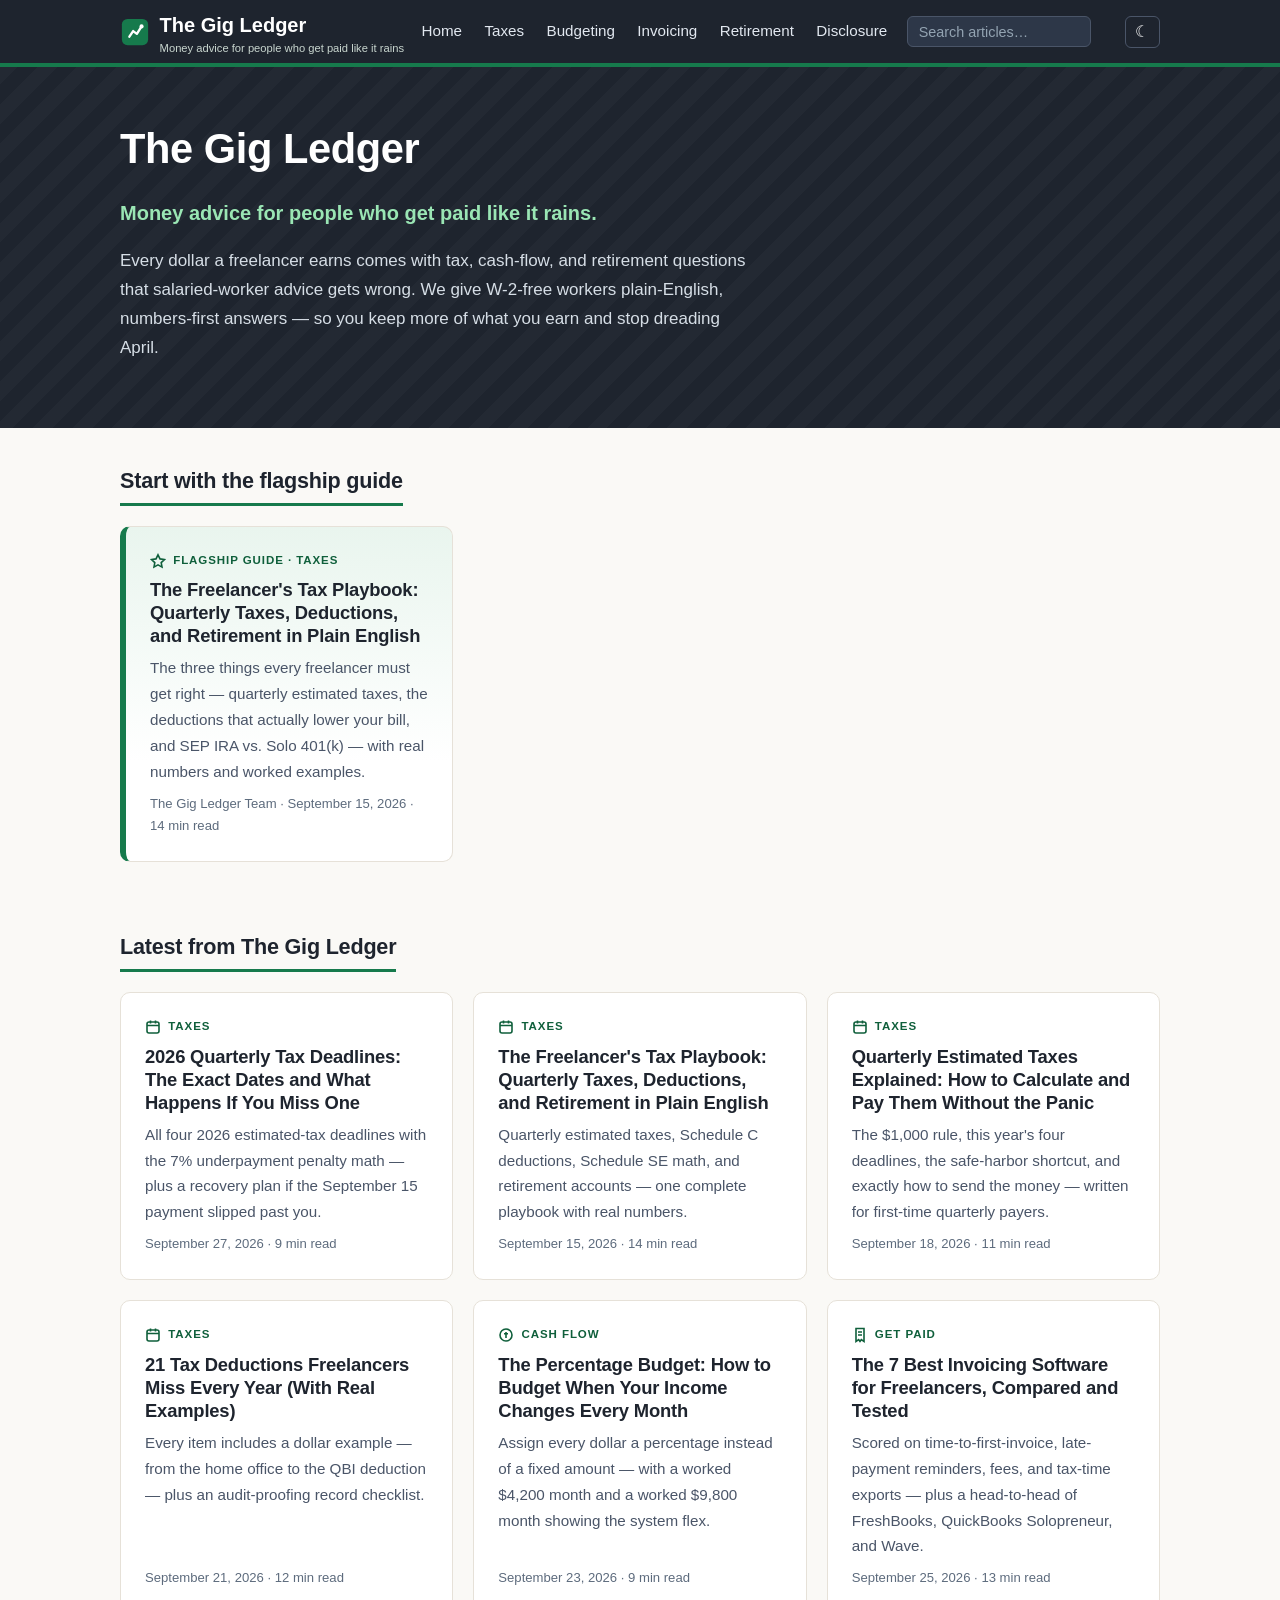
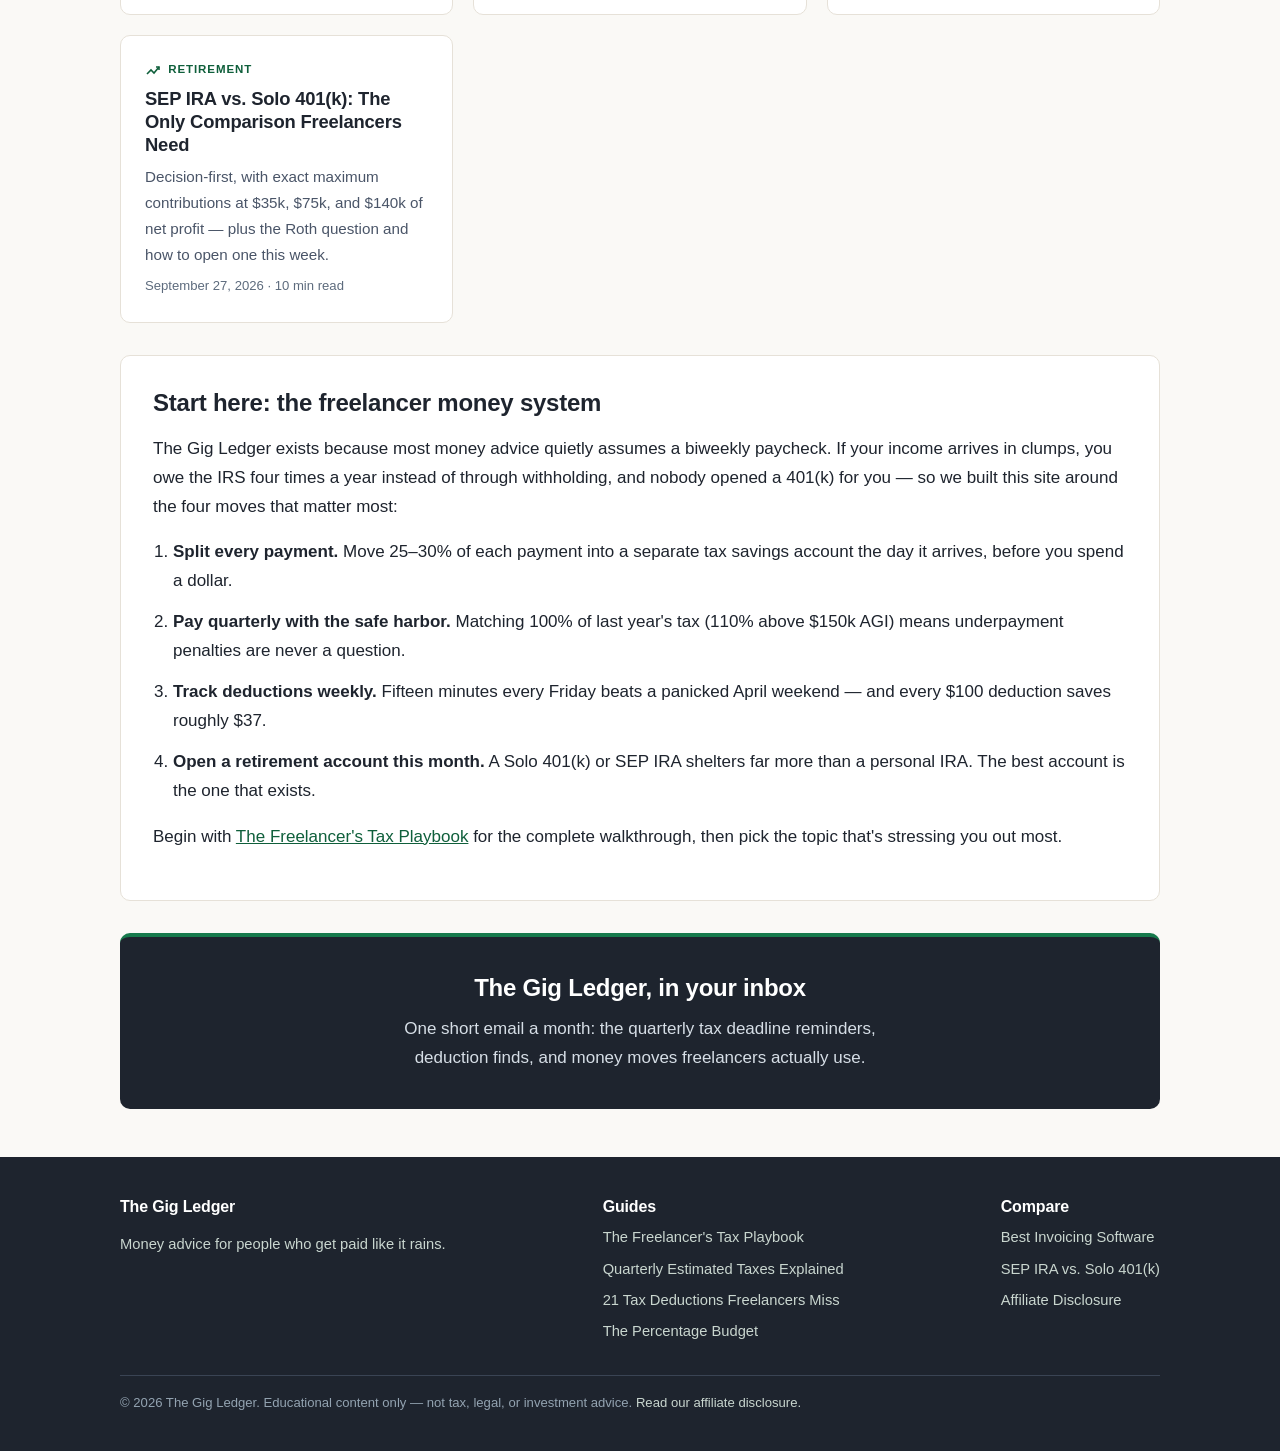
<file: index.html>
<!DOCTYPE html>
<html lang="en">
<head>
  <meta charset="UTF-8">
  <meta name="viewport" content="width=device-width, initial-scale=1.0">
  <!-- MEDIVAVINE/JOURNEY: paste ad network script here -->
  <title>The Gig Ledger — Money Advice for People Who Get Paid Like It Rains</title>
  <meta name="description" content="The Gig Ledger gives freelancers and gig workers numbers-first, plain-English answers on quarterly taxes, deductions, irregular-income budgeting, invoicing, and self-employed retirement.">
  <meta property="og:title" content="The Gig Ledger — Money Advice for People Who Get Paid Like It Rains">
  <meta property="og:description" content="Quarterly taxes, deductions, budgeting on irregular income, invoicing, and retirement — plain-English money advice for freelancers and gig workers.">
  <meta property="og:type" content="website">
  <meta property="og:url" content="https://freelancer-finance.pages.dev/">
  <link rel="stylesheet" href="styles.css">
<script>
/* Theme bootstrap: apply the saved theme (or prefers-color-scheme) before first paint. */
(function(){try{var t=localStorage.getItem('gigledger-theme');if(!t){t=window.matchMedia&&window.matchMedia('(prefers-color-scheme: dark)').matches?'dark':'light';}document.documentElement.setAttribute('data-theme',t);}catch(e){}})();
</script>
<script src="assets/site.js" defer></script>
</head>
<body>

<header class="site-header">
  <div class="wrap">
    <a class="brand" href="index.html" aria-label="The Gig Ledger home">
      <svg width="30" height="30" viewBox="0 0 32 32" role="img" aria-label="The Gig Ledger logo">
        <rect x="2" y="2" width="28" height="28" rx="6" fill="#167a4c"/>
        <path d="M10 21 L14 15 L18 18 L23 10" stroke="#fff" stroke-width="2.5" fill="none" stroke-linecap="round" stroke-linejoin="round"/>
        <circle cx="23" cy="10" r="2.2" fill="#fff"/>
      </svg>
      <span>The Gig Ledger
        <span class="brand-tag">Money advice for people who get paid like it rains</span>
      </span>
    </a>
    <nav class="site-nav" id="siteNav" aria-label="Primary">
      <ul>
        <li><a href="index.html">Home</a></li>
        <li><a href="articles/the-freelancers-tax-playbook.html">Taxes</a></li>
        <li><a href="articles/the-percentage-budget.html">Budgeting</a></li>
        <li><a href="articles/best-invoicing-software-for-freelancers.html">Invoicing</a></li>
        <li><a href="articles/sep-ira-vs-solo-401k.html">Retirement</a></li>
        <li><a href="disclosure.html">Disclosure</a></li>
      </ul>
      <form class="site-search" role="search" onsubmit="return false;">
        <label class="visually-hidden" for="siteSearch">Search articles</label>
        <input id="siteSearch" class="site-search-input" type="search" name="q" placeholder="Search articles…" autocomplete="off" aria-expanded="false" aria-controls="searchResults" role="combobox" aria-autocomplete="list">
        <div class="site-search-results" id="searchResults" role="listbox" hidden></div>
      </form>

    </nav>
    <div class="header-buttons">
      <button class="theme-toggle" id="themeToggle" type="button" aria-pressed="false" aria-label="Switch to dark mode"><span class="theme-icon" aria-hidden="true">☾</span></button>
      <button class="nav-toggle" id="navToggle" aria-expanded="false" aria-controls="siteNav" aria-label="Toggle navigation">☰</button>
    </div>
  </div>
</header>

<section class="hero">
  <div class="wrap">
    <h1>The Gig Ledger</h1>
    <p class="tagline">Money advice for people who get paid like it rains.</p>
    <p class="lede">Every dollar a freelancer earns comes with tax, cash-flow, and retirement questions that salaried-worker advice gets wrong. We give W-2-free workers plain-English, numbers-first answers — so you keep more of what you earn and stop dreading April.</p>
  </div>
</section>

<main class="wrap">

  <h2 class="section-title">Start with the flagship guide</h2>
  <div class="card-grid">
    <a class="card featured" href="articles/the-freelancers-tax-playbook.html">
      <span class="kicker"><svg viewBox="0 0 16 16" aria-hidden="true" fill="none" stroke="currentColor" stroke-width="1.6"><path d="M8 1.8l2 4.1 4.5.6-3.3 3.1.8 4.5L8 11.9l-4 2.2.8-4.5L1.5 6.5l4.5-.6z"/></svg>Flagship guide · Taxes</span>
      <h3>The Freelancer's Tax Playbook: Quarterly Taxes, Deductions, and Retirement in Plain English</h3>
      <p class="excerpt">The three things every freelancer must get right — quarterly estimated taxes, the deductions that actually lower your bill, and SEP IRA vs. Solo 401(k) — with real numbers and worked examples.</p>
      <span class="card-meta">The Gig Ledger Team · September 15, 2026 · 14 min read</span>
    </a>
  </div>

  <h2 class="section-title">Latest from The Gig Ledger</h2>
  <div class="card-grid">
    <a class="card" href="articles/2026-quarterly-tax-deadlines.html">
      <span class="kicker"><svg viewBox="0 0 16 16" aria-hidden="true" fill="none" stroke="currentColor" stroke-width="1.6"><rect x="2" y="3" width="12" height="11" rx="2"/><path d="M2 6.5h12M5.5 1.5v3M10.5 1.5v3"/></svg>Taxes</span>
      <h3>2026 Quarterly Tax Deadlines: The Exact Dates and What Happens If You Miss One</h3>
      <p class="excerpt">All four 2026 estimated-tax deadlines with the 7% underpayment penalty math — plus a recovery plan if the September 15 payment slipped past you.</p>
      <span class="card-meta">September 27, 2026 · 9 min read</span>
    </a>
    <a class="card" href="articles/the-freelancers-tax-playbook.html">
      <span class="kicker"><svg viewBox="0 0 16 16" aria-hidden="true" fill="none" stroke="currentColor" stroke-width="1.6"><rect x="2" y="3" width="12" height="11" rx="2"/><path d="M2 6.5h12M5.5 1.5v3M10.5 1.5v3"/></svg>Taxes</span>
      <h3>The Freelancer's Tax Playbook: Quarterly Taxes, Deductions, and Retirement in Plain English</h3>
      <p class="excerpt">Quarterly estimated taxes, Schedule C deductions, Schedule SE math, and retirement accounts — one complete playbook with real numbers.</p>
      <span class="card-meta">September 15, 2026 · 14 min read</span>
    </a>
    <a class="card" href="articles/quarterly-estimated-taxes-explained.html">
      <span class="kicker"><svg viewBox="0 0 16 16" aria-hidden="true" fill="none" stroke="currentColor" stroke-width="1.6"><rect x="2" y="3" width="12" height="11" rx="2"/><path d="M2 6.5h12M5.5 1.5v3M10.5 1.5v3"/></svg>Taxes</span>
      <h3>Quarterly Estimated Taxes Explained: How to Calculate and Pay Them Without the Panic</h3>
      <p class="excerpt">The $1,000 rule, this year's four deadlines, the safe-harbor shortcut, and exactly how to send the money — written for first-time quarterly payers.</p>
      <span class="card-meta">September 18, 2026 · 11 min read</span>
    </a>
    <a class="card" href="articles/21-tax-deductions-freelancers-miss.html">
      <span class="kicker"><svg viewBox="0 0 16 16" aria-hidden="true" fill="none" stroke="currentColor" stroke-width="1.6"><rect x="2" y="3" width="12" height="11" rx="2"/><path d="M2 6.5h12M5.5 1.5v3M10.5 1.5v3"/></svg>Taxes</span>
      <h3>21 Tax Deductions Freelancers Miss Every Year (With Real Examples)</h3>
      <p class="excerpt">Every item includes a dollar example — from the home office to the QBI deduction — plus an audit-proofing record checklist.</p>
      <span class="card-meta">September 21, 2026 · 12 min read</span>
    </a>
    <a class="card" href="articles/the-percentage-budget.html">
      <span class="kicker"><svg viewBox="0 0 16 16" aria-hidden="true" fill="none" stroke="currentColor" stroke-width="1.6"><circle cx="8" cy="8" r="6"/><path d="M8 5v6M6 6.7h4"/></svg>Cash flow</span>
      <h3>The Percentage Budget: How to Budget When Your Income Changes Every Month</h3>
      <p class="excerpt">Assign every dollar a percentage instead of a fixed amount — with a worked $4,200 month and a worked $9,800 month showing the system flex.</p>
      <span class="card-meta">September 23, 2026 · 9 min read</span>
    </a>
    <a class="card" href="articles/best-invoicing-software-for-freelancers.html">
      <span class="kicker"><svg viewBox="0 0 16 16" aria-hidden="true" fill="none" stroke="currentColor" stroke-width="1.6"><path d="M4 1.5h8v13l-2.7-1.8L8 14.5l-1.3-1.8L4 14.5z"/><path d="M6 5h4M6 8h4"/></svg>Get paid</span>
      <h3>The 7 Best Invoicing Software for Freelancers, Compared and Tested</h3>
      <p class="excerpt">Scored on time-to-first-invoice, late-payment reminders, fees, and tax-time exports — plus a head-to-head of FreshBooks, QuickBooks Solopreneur, and Wave.</p>
      <span class="card-meta">September 25, 2026 · 13 min read</span>
    </a>
    <a class="card" href="articles/sep-ira-vs-solo-401k.html">
      <span class="kicker"><svg viewBox="0 0 16 16" aria-hidden="true" fill="none" stroke="currentColor" stroke-width="1.6"><path d="M2 13l4-4 3 3 5-6"/><path d="M11 6h3v3"/></svg>Retirement</span>
      <h3>SEP IRA vs. Solo 401(k): The Only Comparison Freelancers Need</h3>
      <p class="excerpt">Decision-first, with exact maximum contributions at $35k, $75k, and $140k of net profit — plus the Roth question and how to open one this week.</p>
      <span class="card-meta">September 27, 2026 · 10 min read</span>
    </a>
  </div>

  <section class="start-here">
    <h2>Start here: the freelancer money system</h2>
    <p>The Gig Ledger exists because most money advice quietly assumes a biweekly paycheck. If your income arrives in clumps, you owe the IRS four times a year instead of through withholding, and nobody opened a 401(k) for you — so we built this site around the four moves that matter most:</p>
    <ol>
      <li><strong>Split every payment.</strong> Move 25–30% of each payment into a separate tax savings account the day it arrives, before you spend a dollar.</li>
      <li><strong>Pay quarterly with the safe harbor.</strong> Matching 100% of last year's tax (110% above $150k AGI) means underpayment penalties are never a question.</li>
      <li><strong>Track deductions weekly.</strong> Fifteen minutes every Friday beats a panicked April weekend — and every $100 deduction saves roughly $37.</li>
      <li><strong>Open a retirement account this month.</strong> A Solo 401(k) or SEP IRA shelters far more than a personal IRA. The best account is the one that exists.</li>
    </ol>
    <p>Begin with <a href="articles/the-freelancers-tax-playbook.html">The Freelancer's Tax Playbook</a> for the complete walkthrough, then pick the topic that's stressing you out most.</p>
  </section>

  <section class="newsletter-card" aria-label="Newsletter signup">
    <h2>The Gig Ledger, in your inbox</h2>
    <p>One short email a month: the quarterly tax deadline reminders, deduction finds, and money moves freelancers actually use.</p>
    <!-- NEWSLETTER: paste Beehiiv/Substack embed here -->
  </section>

</main>

<footer class="site-footer">
  <div class="wrap">
    <div>
      <h3>The Gig Ledger</h3>
      <p>Money advice for people who get paid like it rains.</p>
    </div>
    <div>
      <h3>Guides</h3>
      <ul>
        <li><a href="articles/the-freelancers-tax-playbook.html">The Freelancer's Tax Playbook</a></li>
        <li><a href="articles/quarterly-estimated-taxes-explained.html">Quarterly Estimated Taxes Explained</a></li>
        <li><a href="articles/21-tax-deductions-freelancers-miss.html">21 Tax Deductions Freelancers Miss</a></li>
        <li><a href="articles/the-percentage-budget.html">The Percentage Budget</a></li>
      </ul>
    </div>
    <div>
      <h3>Compare</h3>
      <ul>
        <li><a href="articles/best-invoicing-software-for-freelancers.html">Best Invoicing Software</a></li>
        <li><a href="articles/sep-ira-vs-solo-401k.html">SEP IRA vs. Solo 401(k)</a></li>
        <li><a href="disclosure.html">Affiliate Disclosure</a></li>
      </ul>
    </div>
  </div>
  <div class="wrap">
    <p class="footer-bottom">© 2026 The Gig Ledger. Educational content only — not tax, legal, or investment advice. <a href="disclosure.html">Read our affiliate disclosure.</a></p>
  </div>
</footer>

</body>
</html>
</file>
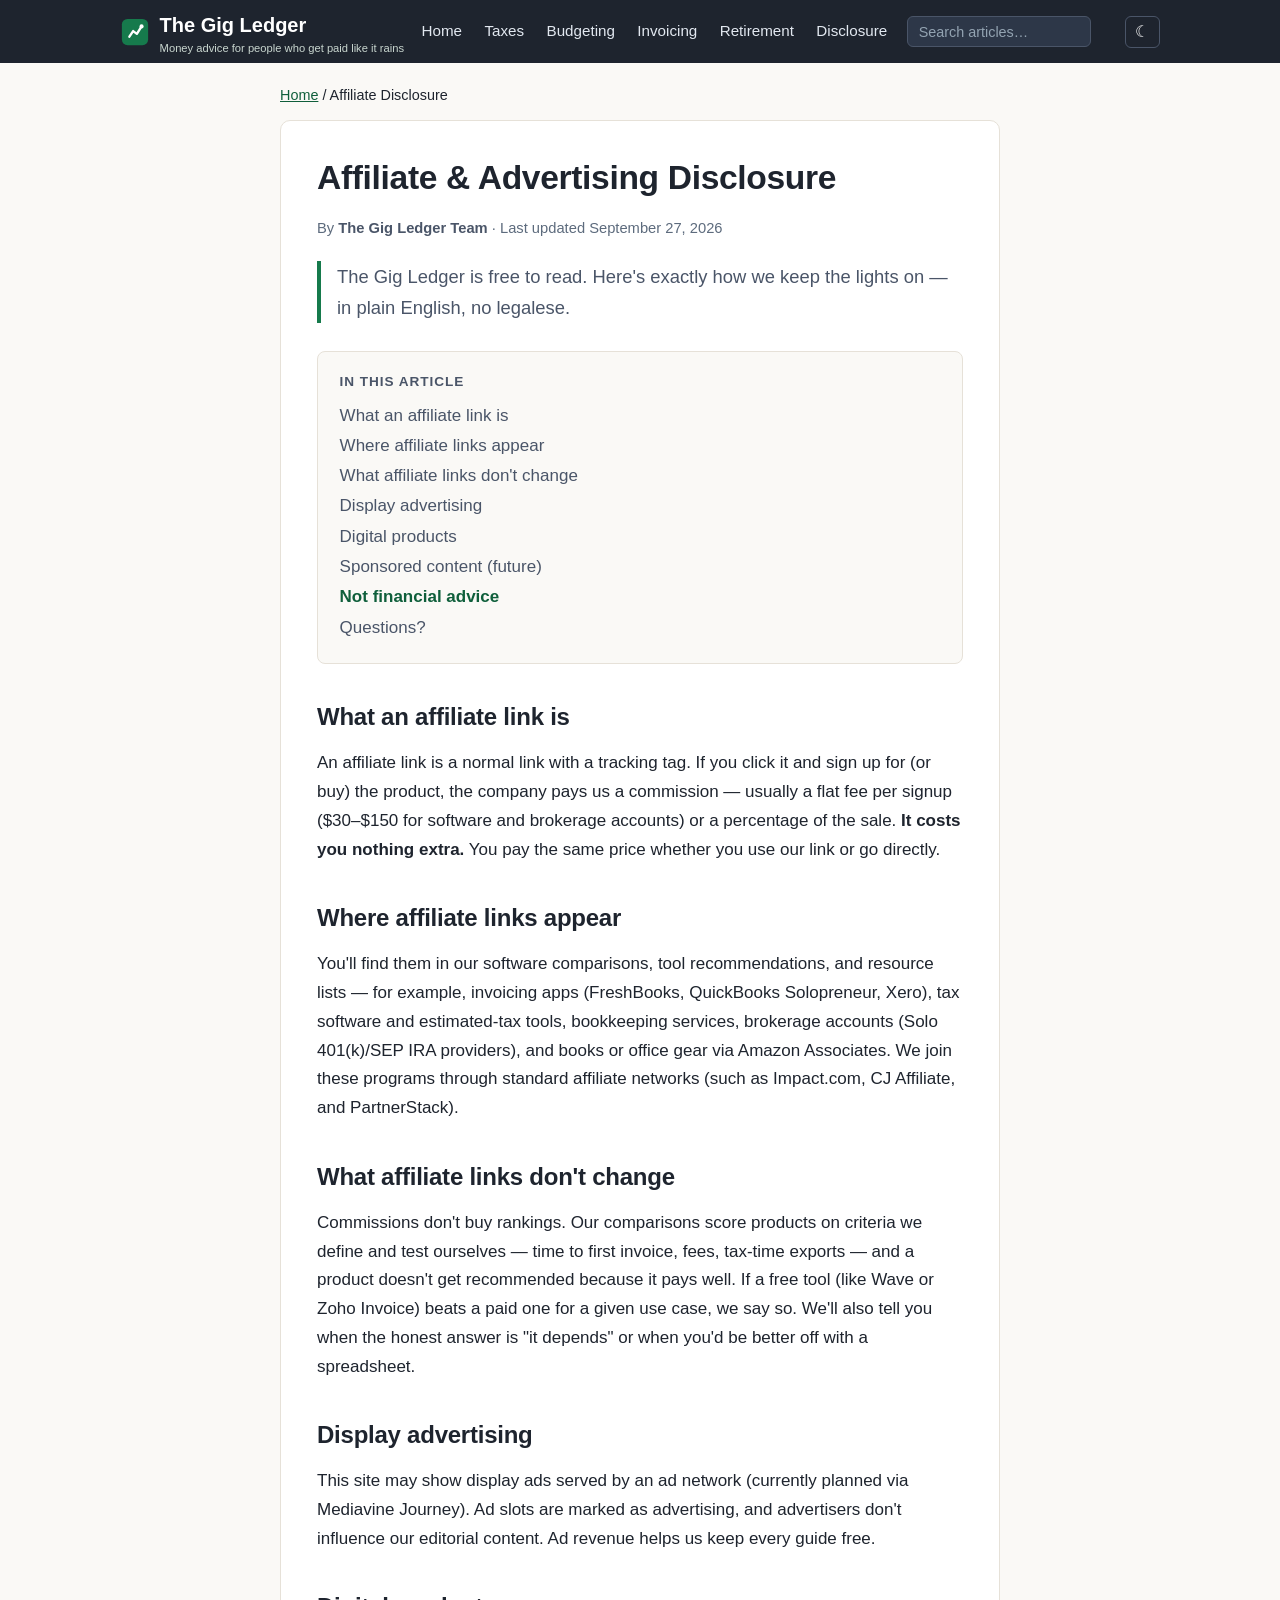
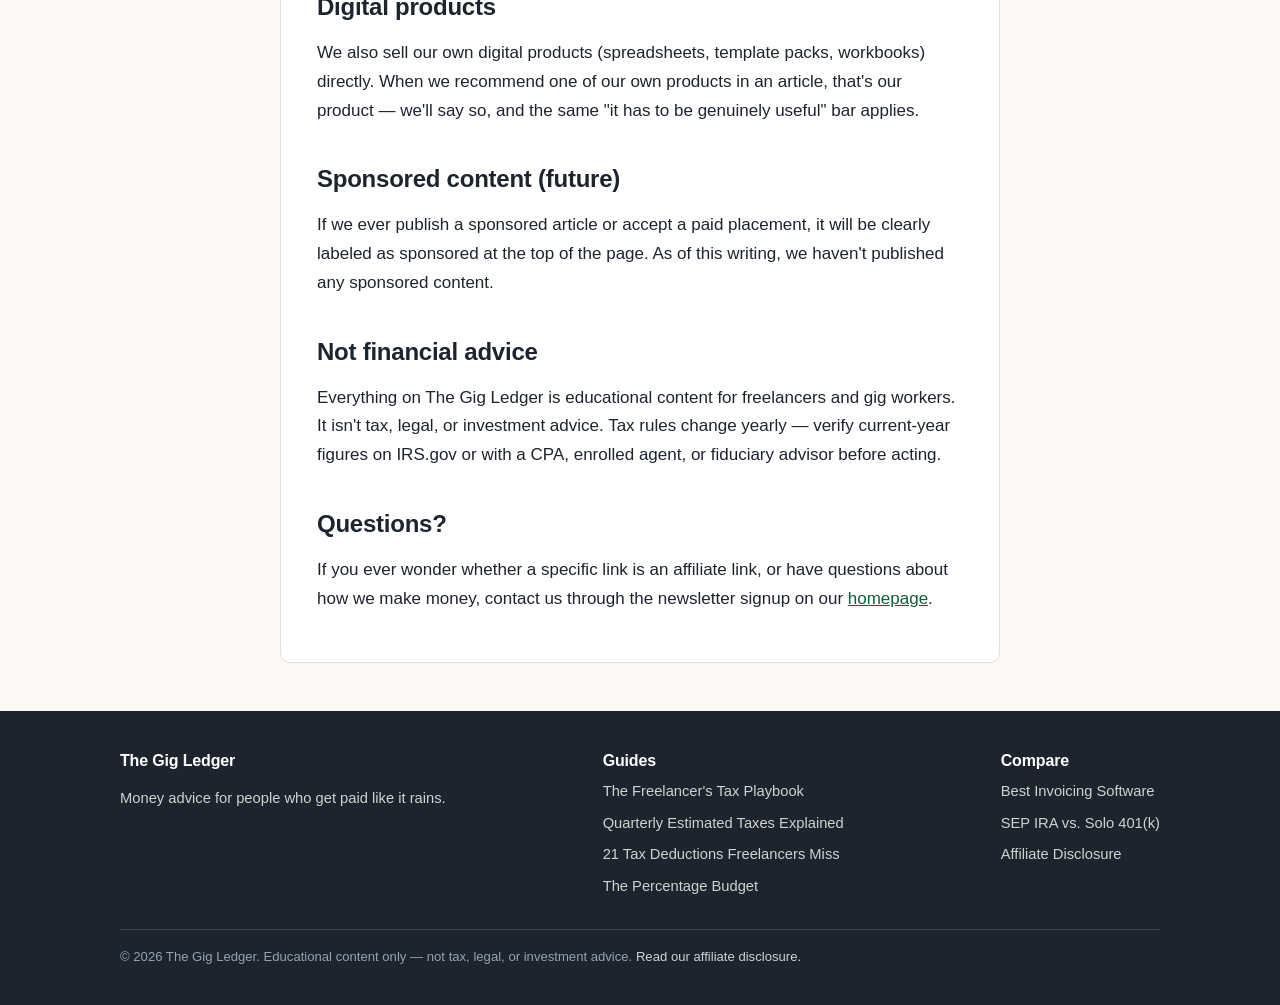
<file: disclosure.html>
<!DOCTYPE html>
<html lang="en">
<head>
  <meta charset="UTF-8">
  <meta name="viewport" content="width=device-width, initial-scale=1.0">
  <!-- MEDIVAVINE/JOURNEY: paste ad network script here -->
  <title>Affiliate &amp; Advertising Disclosure — The Gig Ledger</title>
  <meta name="description" content="How The Gig Ledger makes money: plain-English disclosure of affiliate links, commissions, and display advertising.">
  <meta property="og:title" content="Affiliate & Advertising Disclosure — The Gig Ledger">
  <meta property="og:description" content="Plain-English disclosure of how The Gig Ledger earns money: affiliate links, commissions, and display advertising.">
  <meta property="og:type" content="website">
  <meta property="og:url" content="https://freelancer-finance.pages.dev/disclosure.html">
  <link rel="stylesheet" href="styles.css">
<script>
/* Theme bootstrap: apply the saved theme (or prefers-color-scheme) before first paint. */
(function(){try{var t=localStorage.getItem('gigledger-theme');if(!t){t=window.matchMedia&&window.matchMedia('(prefers-color-scheme: dark)').matches?'dark':'light';}document.documentElement.setAttribute('data-theme',t);}catch(e){}})();
</script>
<script src="assets/site.js" defer></script>
</head>
<body>

<header class="site-header">
  <div class="wrap">
    <a class="brand" href="index.html" aria-label="The Gig Ledger home">
      <svg width="30" height="30" viewBox="0 0 32 32" role="img" aria-label="The Gig Ledger logo">
        <rect x="2" y="2" width="28" height="28" rx="6" fill="#167a4c"/>
        <path d="M10 21 L14 15 L18 18 L23 10" stroke="#fff" stroke-width="2.5" fill="none" stroke-linecap="round" stroke-linejoin="round"/>
        <circle cx="23" cy="10" r="2.2" fill="#fff"/>
      </svg>
      <span>The Gig Ledger
        <span class="brand-tag">Money advice for people who get paid like it rains</span>
      </span>
    </a>
    <nav class="site-nav" id="siteNav" aria-label="Primary">
      <ul>
        <li><a href="index.html">Home</a></li>
        <li><a href="articles/the-freelancers-tax-playbook.html">Taxes</a></li>
        <li><a href="articles/the-percentage-budget.html">Budgeting</a></li>
        <li><a href="articles/best-invoicing-software-for-freelancers.html">Invoicing</a></li>
        <li><a href="articles/sep-ira-vs-solo-401k.html">Retirement</a></li>
        <li><a href="disclosure.html">Disclosure</a></li>
      </ul>
      <form class="site-search" role="search" onsubmit="return false;">
        <label class="visually-hidden" for="siteSearch">Search articles</label>
        <input id="siteSearch" class="site-search-input" type="search" name="q" placeholder="Search articles…" autocomplete="off" aria-expanded="false" aria-controls="searchResults" role="combobox" aria-autocomplete="list">
        <div class="site-search-results" id="searchResults" role="listbox" hidden></div>
      </form>

    </nav>
    <div class="header-buttons">
      <button class="theme-toggle" id="themeToggle" type="button" aria-pressed="false" aria-label="Switch to dark mode"><span class="theme-icon" aria-hidden="true">☾</span></button>
      <button class="nav-toggle" id="navToggle" aria-expanded="false" aria-controls="siteNav" aria-label="Toggle navigation">☰</button>
    </div>
  </div>
</header>

<main class="article-page">
  <p class="breadcrumb"><a href="index.html">Home</a> / Affiliate Disclosure</p>

  <article>
    <h1>Affiliate &amp; Advertising Disclosure</h1>
    <p class="byline">By <strong>The Gig Ledger Team</strong> · Last updated September 27, 2026</p>

    <p class="article-intro">The Gig Ledger is free to read. Here's exactly how we keep the lights on — in plain English, no legalese.</p>

    <h2>What an affiliate link is</h2>
    <p>An affiliate link is a normal link with a tracking tag. If you click it and sign up for (or buy) the product, the company pays us a commission — usually a flat fee per signup ($30–$150 for software and brokerage accounts) or a percentage of the sale. <strong>It costs you nothing extra.</strong> You pay the same price whether you use our link or go directly.</p>

    <h2>Where affiliate links appear</h2>
    <p>You'll find them in our software comparisons, tool recommendations, and resource lists — for example, invoicing apps (FreshBooks, QuickBooks Solopreneur, Xero), tax software and estimated-tax tools, bookkeeping services, brokerage accounts (Solo 401(k)/SEP IRA providers), and books or office gear via Amazon Associates. We join these programs through standard affiliate networks (such as Impact.com, CJ Affiliate, and PartnerStack).</p>

    <h2>What affiliate links don't change</h2>
    <p>Commissions don't buy rankings. Our comparisons score products on criteria we define and test ourselves — time to first invoice, fees, tax-time exports — and a product doesn't get recommended because it pays well. If a free tool (like Wave or Zoho Invoice) beats a paid one for a given use case, we say so. We'll also tell you when the honest answer is "it depends" or when you'd be better off with a spreadsheet.</p>

    <h2>Display advertising</h2>
    <p>This site may show display ads served by an ad network (currently planned via Mediavine Journey). Ad slots are marked as advertising, and advertisers don't influence our editorial content. Ad revenue helps us keep every guide free.</p>

    <h2>Digital products</h2>
    <p>We also sell our own digital products (spreadsheets, template packs, workbooks) directly. When we recommend one of our own products in an article, that's our product — we'll say so, and the same "it has to be genuinely useful" bar applies.</p>

    <h2>Sponsored content (future)</h2>
    <p>If we ever publish a sponsored article or accept a paid placement, it will be clearly labeled as sponsored at the top of the page. As of this writing, we haven't published any sponsored content.</p>

    <h2>Not financial advice</h2>
    <p>Everything on The Gig Ledger is educational content for freelancers and gig workers. It isn't tax, legal, or investment advice. Tax rules change yearly — verify current-year figures on IRS.gov or with a CPA, enrolled agent, or fiduciary advisor before acting.</p>

    <h2>Questions?</h2>
    <p>If you ever wonder whether a specific link is an affiliate link, or have questions about how we make money, contact us through the newsletter signup on our <a href="index.html">homepage</a>.</p>
    <!-- OWNER: replace with a real contact email address when the site launches. -->
  </article>
</main>

<footer class="site-footer">
  <div class="wrap">
    <div>
      <h3>The Gig Ledger</h3>
      <p>Money advice for people who get paid like it rains.</p>
    </div>
    <div>
      <h3>Guides</h3>
      <ul>
        <li><a href="articles/the-freelancers-tax-playbook.html">The Freelancer's Tax Playbook</a></li>
        <li><a href="articles/quarterly-estimated-taxes-explained.html">Quarterly Estimated Taxes Explained</a></li>
        <li><a href="articles/21-tax-deductions-freelancers-miss.html">21 Tax Deductions Freelancers Miss</a></li>
        <li><a href="articles/the-percentage-budget.html">The Percentage Budget</a></li>
      </ul>
    </div>
    <div>
      <h3>Compare</h3>
      <ul>
        <li><a href="articles/best-invoicing-software-for-freelancers.html">Best Invoicing Software</a></li>
        <li><a href="articles/sep-ira-vs-solo-401k.html">SEP IRA vs. Solo 401(k)</a></li>
        <li><a href="disclosure.html">Affiliate Disclosure</a></li>
      </ul>
    </div>
  </div>
  <div class="wrap">
    <p class="footer-bottom">© 2026 The Gig Ledger. Educational content only — not tax, legal, or investment advice. <a href="disclosure.html">Read our affiliate disclosure.</a></p>
  </div>
</footer>

</body>
</html>
</file>
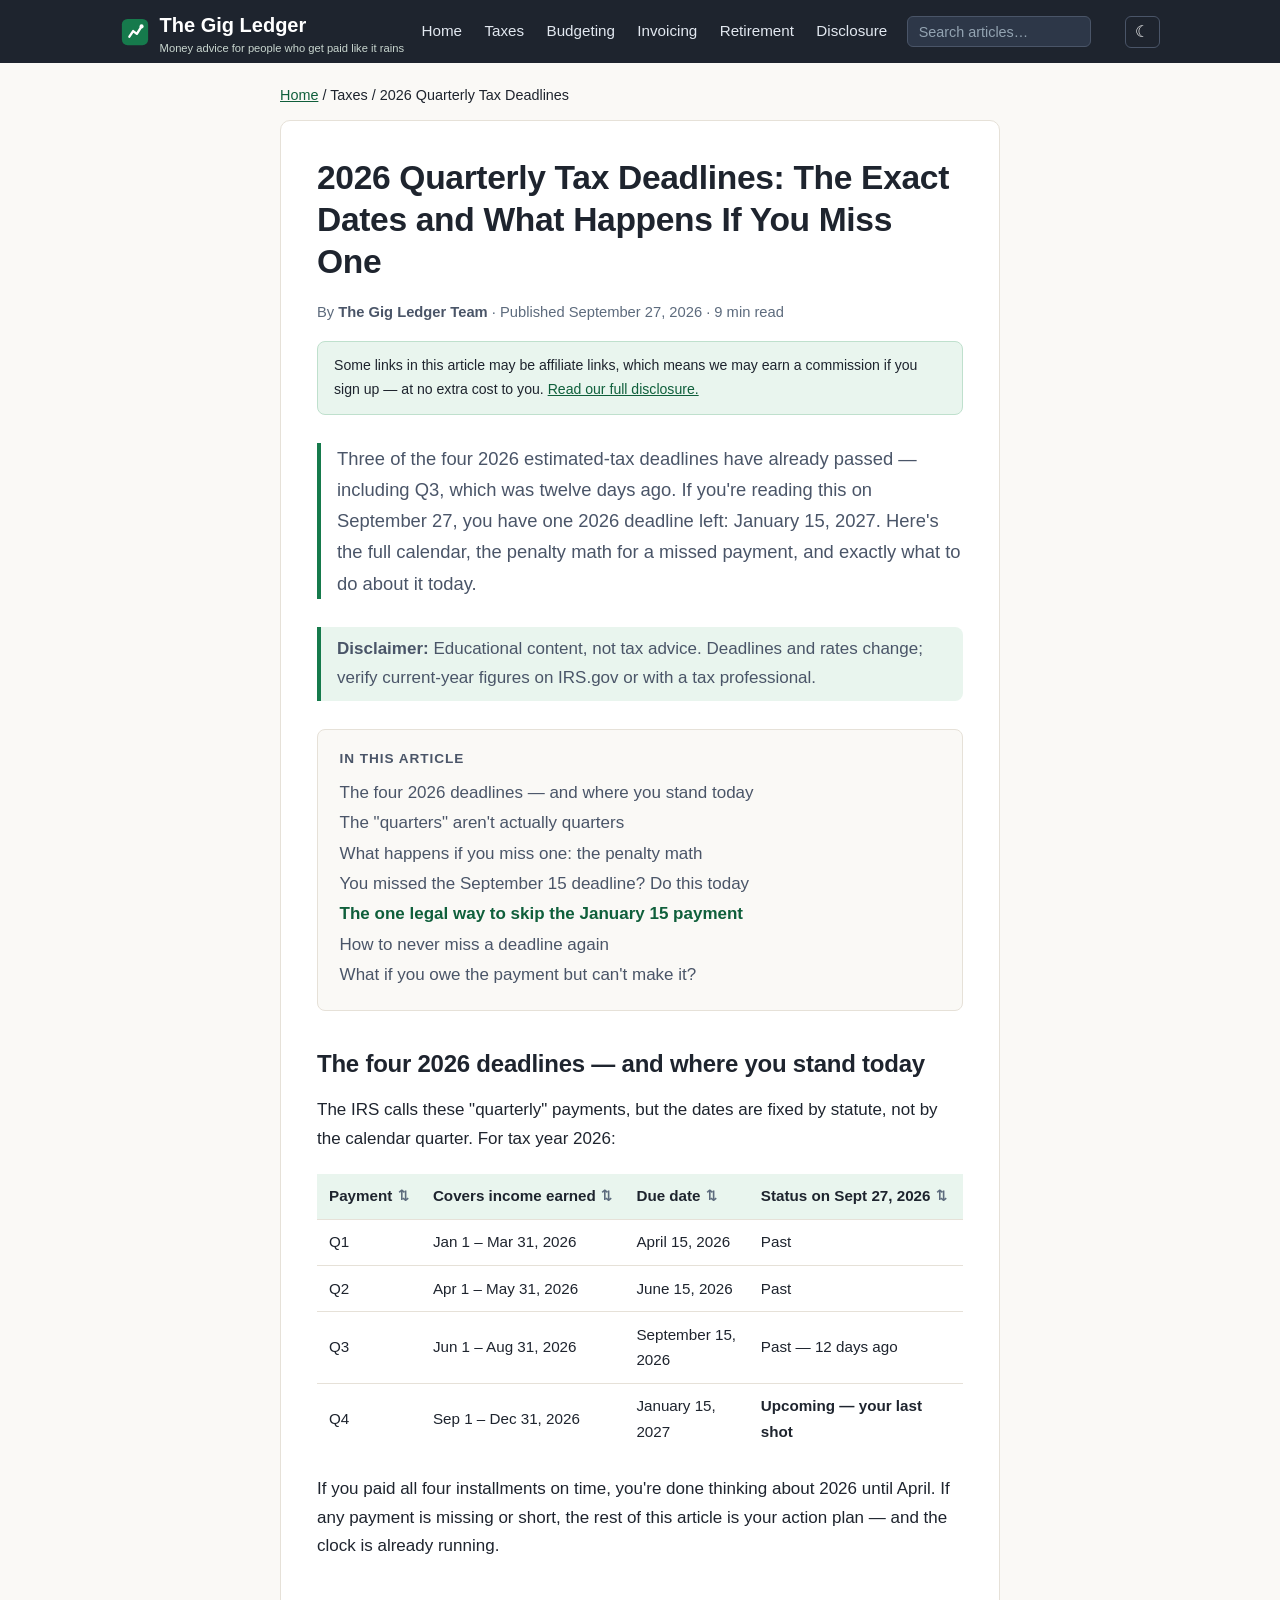
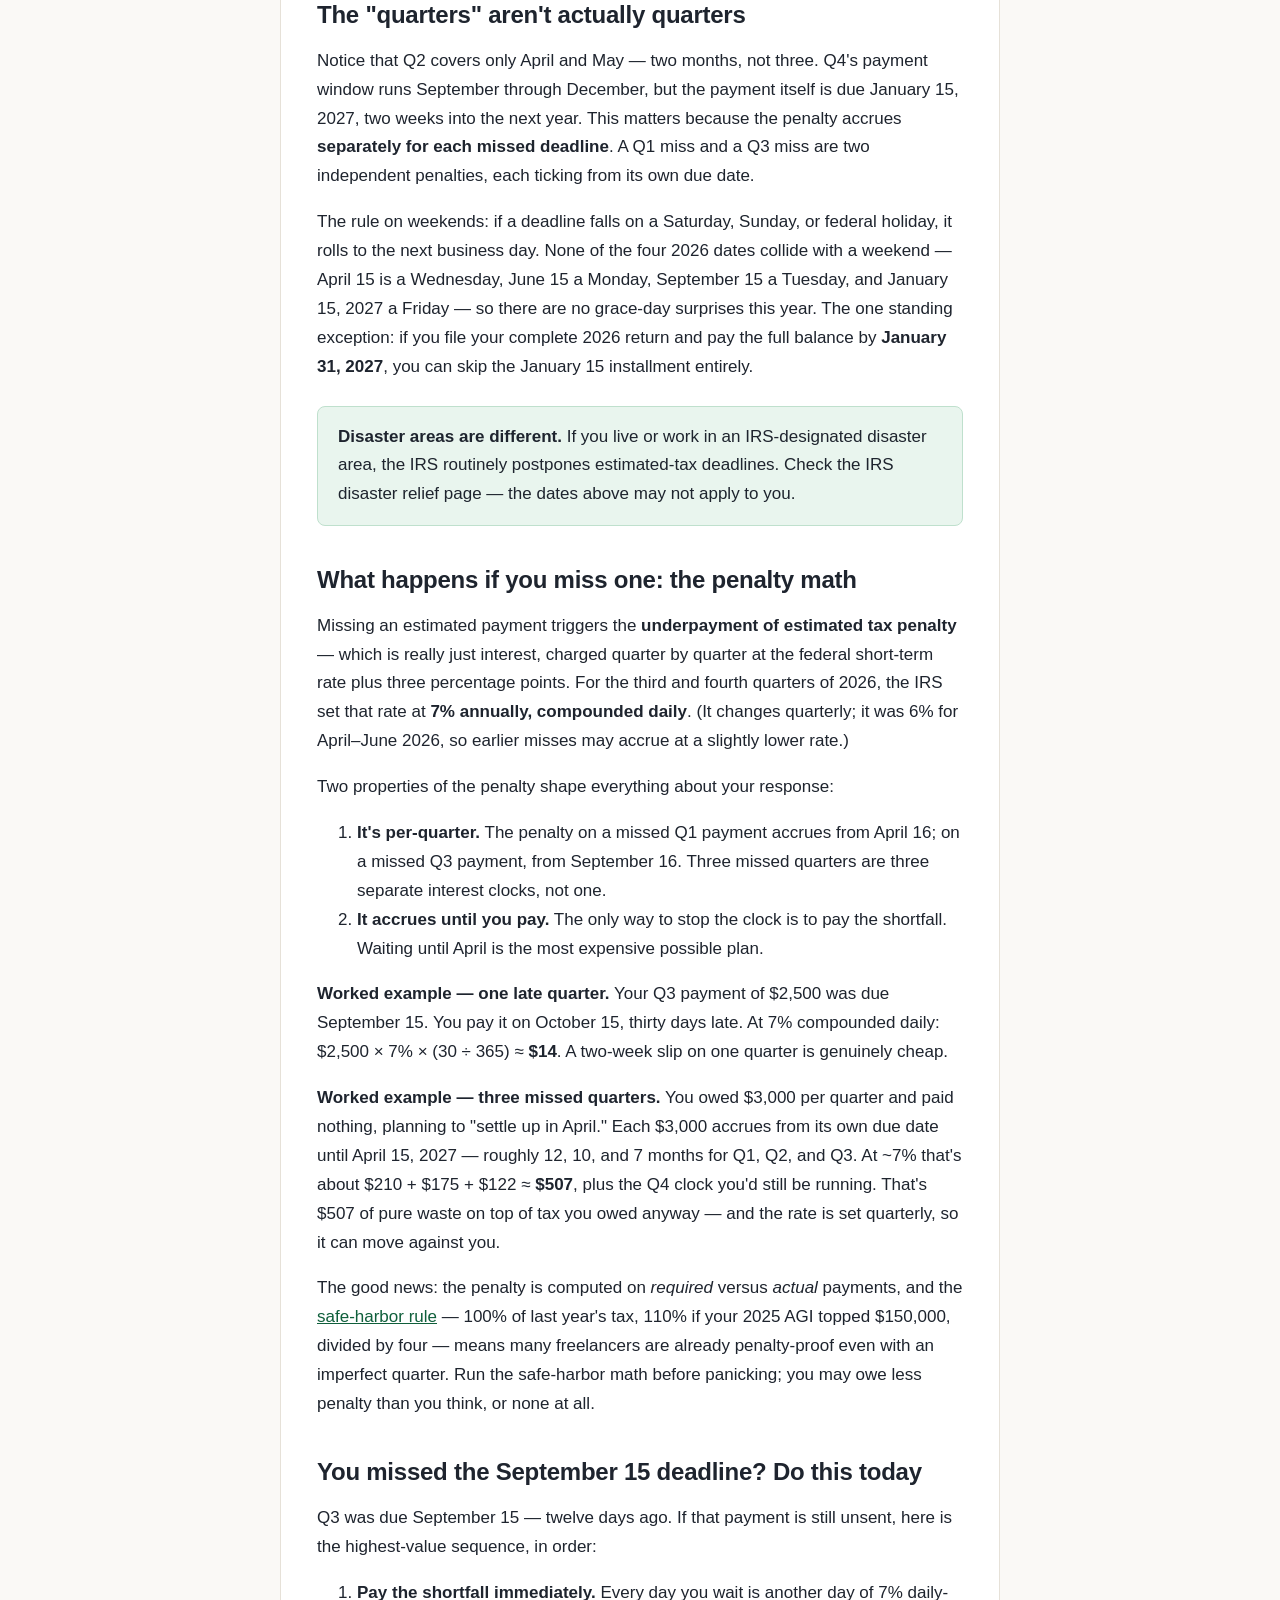
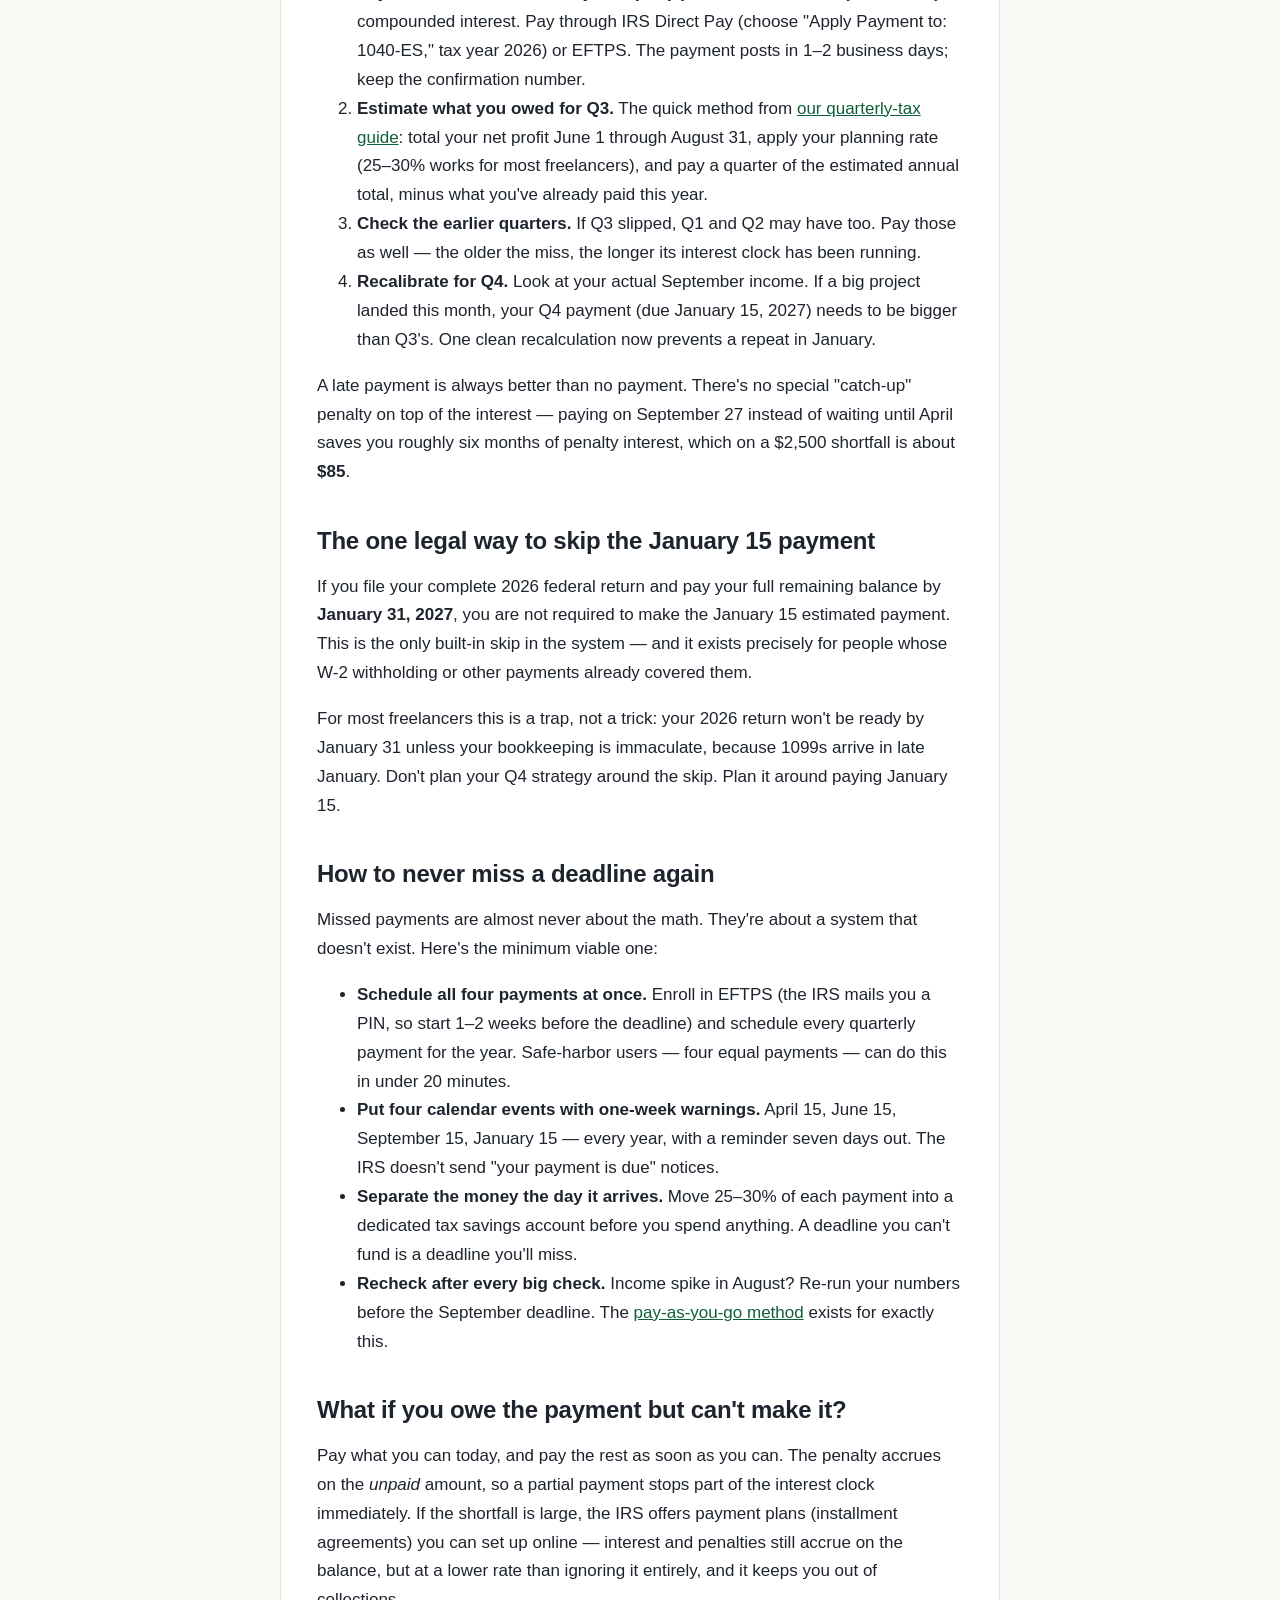
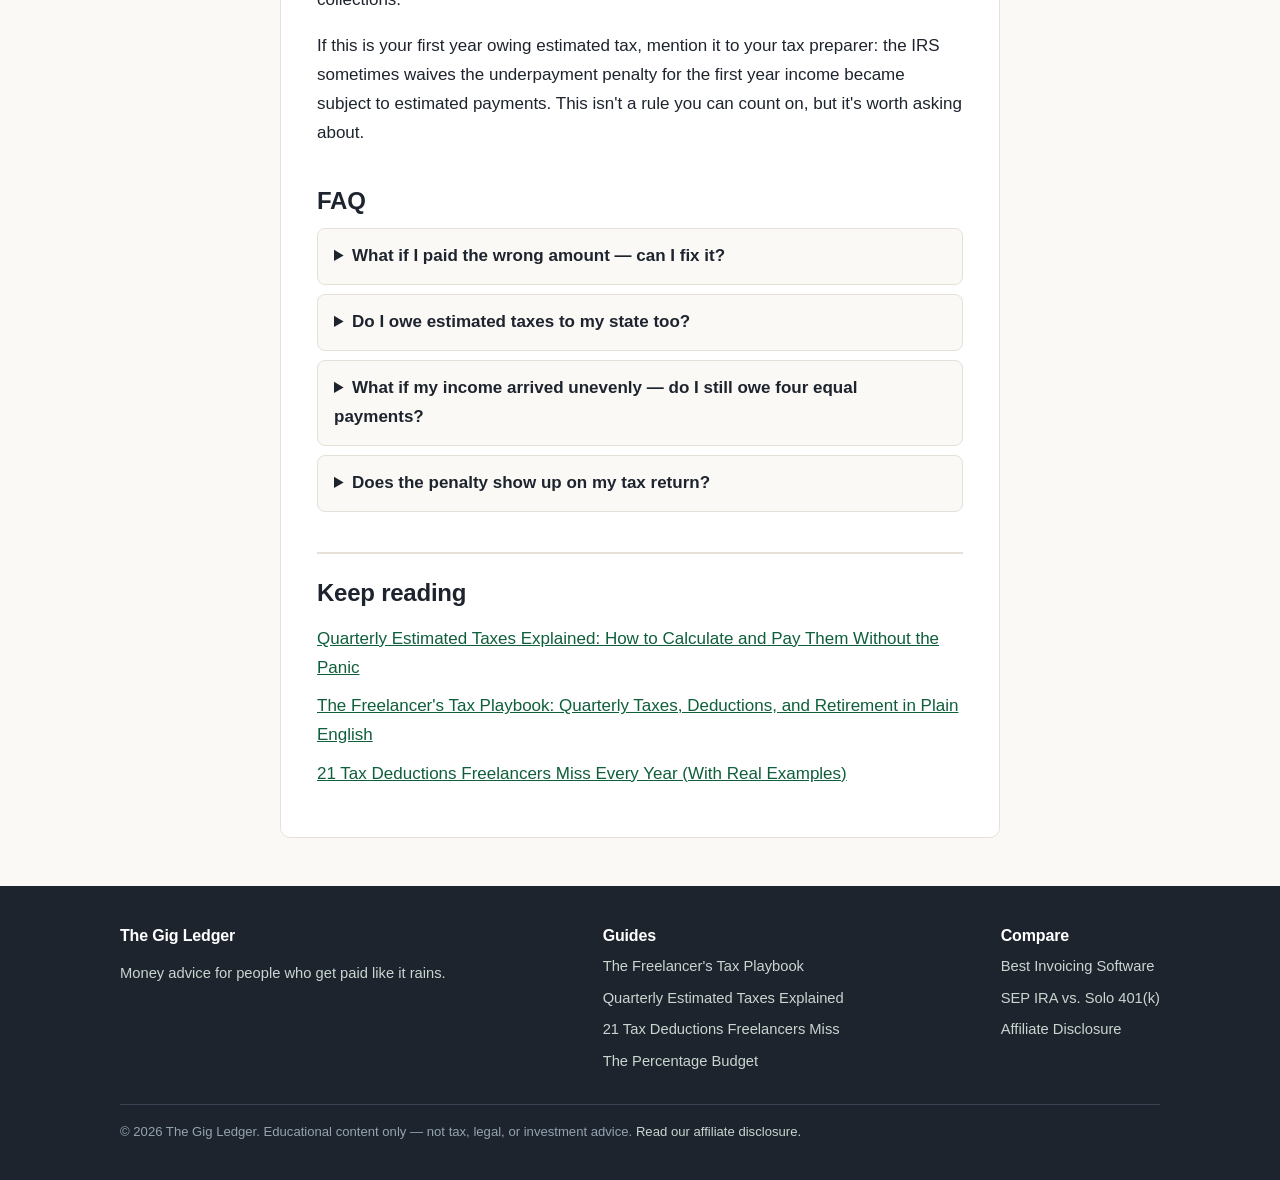
<file: articles/2026-quarterly-tax-deadlines.html>
<!DOCTYPE html>
<html lang="en">
<head>
  <meta charset="UTF-8">
  <meta name="viewport" content="width=device-width, initial-scale=1.0">
  <!-- MEDIVAVINE/JOURNEY: paste ad network script here -->
  <title>2026 Quarterly Tax Deadlines: Dates &amp; Penalties — The Gig Ledger</title>
  <meta name="description" content="The four 2026 IRS estimated-tax deadlines — April 15, June 15, Sept 15, Jan 15, 2027 — plus 7% underpayment penalty math and what to do if you missed one.">
  <meta property="og:title" content="2026 Quarterly Tax Deadlines: The Exact Dates and What Happens If You Miss One">
  <meta property="og:description" content="Every 2026 estimated-tax deadline with the penalty math for missing one — and exactly what to do today if the September 15 payment slipped past you.">
  <meta property="og:type" content="article">
  <meta property="og:url" content="https://freelancer-finance.pages.dev/articles/2026-quarterly-tax-deadlines.html">
  <link rel="stylesheet" href="../styles.css">
<script>
/* Theme bootstrap: apply the saved theme (or prefers-color-scheme) before first paint. */
(function(){try{var t=localStorage.getItem('gigledger-theme');if(!t){t=window.matchMedia&&window.matchMedia('(prefers-color-scheme: dark)').matches?'dark':'light';}document.documentElement.setAttribute('data-theme',t);}catch(e){}})();
</script>
<script src="../assets/site.js" defer></script>
</head>
<body>

<header class="site-header">
  <div class="wrap">
    <a class="brand" href="../index.html" aria-label="The Gig Ledger home">
      <svg width="30" height="30" viewBox="0 0 32 32" role="img" aria-label="The Gig Ledger logo">
        <rect x="2" y="2" width="28" height="28" rx="6" fill="#167a4c"/>
        <path d="M10 21 L14 15 L18 18 L23 10" stroke="#fff" stroke-width="2.5" fill="none" stroke-linecap="round" stroke-linejoin="round"/>
        <circle cx="23" cy="10" r="2.2" fill="#fff"/>
      </svg>
      <span>The Gig Ledger
        <span class="brand-tag">Money advice for people who get paid like it rains</span>
      </span>
    </a>
    <nav class="site-nav" id="siteNav" aria-label="Primary">
      <ul>
        <li><a href="../index.html">Home</a></li>
        <li><a href="the-freelancers-tax-playbook.html">Taxes</a></li>
        <li><a href="the-percentage-budget.html">Budgeting</a></li>
        <li><a href="best-invoicing-software-for-freelancers.html">Invoicing</a></li>
        <li><a href="sep-ira-vs-solo-401k.html">Retirement</a></li>
        <li><a href="../disclosure.html">Disclosure</a></li>
      </ul>
      <form class="site-search" role="search" onsubmit="return false;">
        <label class="visually-hidden" for="siteSearch">Search articles</label>
        <input id="siteSearch" class="site-search-input" type="search" name="q" placeholder="Search articles…" autocomplete="off" aria-expanded="false" aria-controls="searchResults" role="combobox" aria-autocomplete="list">
        <div class="site-search-results" id="searchResults" role="listbox" hidden></div>
      </form>

    </nav>
    <div class="header-buttons">
      <button class="theme-toggle" id="themeToggle" type="button" aria-pressed="false" aria-label="Switch to dark mode"><span class="theme-icon" aria-hidden="true">☾</span></button>
      <button class="nav-toggle" id="navToggle" aria-expanded="false" aria-controls="siteNav" aria-label="Toggle navigation">☰</button>
    </div>
  </div>
</header>

<main class="article-page">
  <p class="breadcrumb"><a href="../index.html">Home</a> / Taxes / 2026 Quarterly Tax Deadlines</p>

  <article>
    <h1>2026 Quarterly Tax Deadlines: The Exact Dates and What Happens If You Miss One</h1>
    <p class="byline">By <strong>The Gig Ledger Team</strong> &middot; Published September 27, 2026 &middot; 9 min read</p>

    <aside class="disclosure-note">Some links in this article may be affiliate links, which means we may earn a commission if you sign up — at no extra cost to you. <a href="../disclosure.html">Read our full disclosure.</a></aside>

    <p class="article-intro">Three of the four 2026 estimated-tax deadlines have already passed — including Q3, which was twelve days ago. If you're reading this on September 27, you have one 2026 deadline left: January 15, 2027. Here's the full calendar, the penalty math for a missed payment, and exactly what to do about it today.</p>

    <blockquote><strong>Disclaimer:</strong> Educational content, not tax advice. Deadlines and rates change; verify current-year figures on IRS.gov or with a tax professional.</blockquote>

    <h2>The four 2026 deadlines — and where you stand today</h2>

    <p>The IRS calls these "quarterly" payments, but the dates are fixed by statute, not by the calendar quarter. For tax year 2026:</p>

    <table>
      <thead>
        <tr><th>Payment</th><th>Covers income earned</th><th>Due date</th><th>Status on Sept 27, 2026</th></tr>
      </thead>
      <tbody>
        <tr><td>Q1</td><td>Jan 1 – Mar 31, 2026</td><td>April 15, 2026</td><td>Past</td></tr>
        <tr><td>Q2</td><td>Apr 1 – May 31, 2026</td><td>June 15, 2026</td><td>Past</td></tr>
        <tr><td>Q3</td><td>Jun 1 – Aug 31, 2026</td><td>September 15, 2026</td><td>Past — 12 days ago</td></tr>
        <tr><td>Q4</td><td>Sep 1 – Dec 31, 2026</td><td>January 15, 2027</td><td><strong>Upcoming — your last shot</strong></td></tr>
      </tbody>
    </table>

    <p>If you paid all four installments on time, you're done thinking about 2026 until April. If any payment is missing or short, the rest of this article is your action plan — and the clock is already running.</p>

    <h2>The "quarters" aren't actually quarters</h2>

    <p>Notice that Q2 covers only April and May — two months, not three. Q4's payment window runs September through December, but the payment itself is due January 15, 2027, two weeks into the next year. This matters because the penalty accrues <strong>separately for each missed deadline</strong>. A Q1 miss and a Q3 miss are two independent penalties, each ticking from its own due date.</p>

    <p>The rule on weekends: if a deadline falls on a Saturday, Sunday, or federal holiday, it rolls to the next business day. None of the four 2026 dates collide with a weekend — April 15 is a Wednesday, June 15 a Monday, September 15 a Tuesday, and January 15, 2027 a Friday — so there are no grace-day surprises this year. The one standing exception: if you file your complete 2026 return and pay the full balance by <strong>January 31, 2027</strong>, you can skip the January 15 installment entirely.</p>

    <div class="callout"><strong>Disaster areas are different.</strong> If you live or work in an IRS-designated disaster area, the IRS routinely postpones estimated-tax deadlines. Check the IRS disaster relief page — the dates above may not apply to you.</div>

    <h2>What happens if you miss one: the penalty math</h2>

    <p>Missing an estimated payment triggers the <strong>underpayment of estimated tax penalty</strong> — which is really just interest, charged quarter by quarter at the federal short-term rate plus three percentage points. For the third and fourth quarters of 2026, the IRS set that rate at <strong>7% annually, compounded daily</strong>. (It changes quarterly; it was 6% for April–June 2026, so earlier misses may accrue at a slightly lower rate.)</p>

    <p>Two properties of the penalty shape everything about your response:</p>

    <ol>
      <li><strong>It's per-quarter.</strong> The penalty on a missed Q1 payment accrues from April 16; on a missed Q3 payment, from September 16. Three missed quarters are three separate interest clocks, not one.</li>
      <li><strong>It accrues until you pay.</strong> The only way to stop the clock is to pay the shortfall. Waiting until April is the most expensive possible plan.</li>
    </ol>

    <p><strong>Worked example — one late quarter.</strong> Your Q3 payment of $2,500 was due September 15. You pay it on October 15, thirty days late. At 7% compounded daily: $2,500 × 7% × (30 ÷ 365) ≈ <strong>$14</strong>. A two-week slip on one quarter is genuinely cheap.</p>

    <p><strong>Worked example — three missed quarters.</strong> You owed $3,000 per quarter and paid nothing, planning to "settle up in April." Each $3,000 accrues from its own due date until April 15, 2027 — roughly 12, 10, and 7 months for Q1, Q2, and Q3. At ~7% that's about $210 + $175 + $122 ≈ <strong>$507</strong>, plus the Q4 clock you'd still be running. That's $507 of pure waste on top of tax you owed anyway — and the rate is set quarterly, so it can move against you.</p>

    <p>The good news: the penalty is computed on <em>required</em> versus <em>actual</em> payments, and the <a href="the-freelancers-tax-playbook.html">safe-harbor rule</a> — 100% of last year's tax, 110% if your 2025 AGI topped $150,000, divided by four — means many freelancers are already penalty-proof even with an imperfect quarter. Run the safe-harbor math before panicking; you may owe less penalty than you think, or none at all.</p>

    <h2>You missed the September 15 deadline? Do this today</h2>

    <p>Q3 was due September 15 — twelve days ago. If that payment is still unsent, here is the highest-value sequence, in order:</p>

    <ol>
      <li><strong>Pay the shortfall immediately.</strong> Every day you wait is another day of 7% daily-compounded interest. Pay through IRS Direct Pay (choose "Apply Payment to: 1040-ES," tax year 2026) or EFTPS. The payment posts in 1–2 business days; keep the confirmation number.</li>
      <li><strong>Estimate what you owed for Q3.</strong> The quick method from <a href="quarterly-estimated-taxes-explained.html">our quarterly-tax guide</a>: total your net profit June 1 through August 31, apply your planning rate (25–30% works for most freelancers), and pay a quarter of the estimated annual total, minus what you've already paid this year.</li>
      <li><strong>Check the earlier quarters.</strong> If Q3 slipped, Q1 and Q2 may have too. Pay those as well — the older the miss, the longer its interest clock has been running.</li>
      <li><strong>Recalibrate for Q4.</strong> Look at your actual September income. If a big project landed this month, your Q4 payment (due January 15, 2027) needs to be bigger than Q3's. One clean recalculation now prevents a repeat in January.</li>
    </ol>

    <p>A late payment is always better than no payment. There's no special "catch-up" penalty on top of the interest — paying on September 27 instead of waiting until April saves you roughly six months of penalty interest, which on a $2,500 shortfall is about <strong>$85</strong>.</p>

    <h2>The one legal way to skip the January 15 payment</h2>

    <p>If you file your complete 2026 federal return and pay your full remaining balance by <strong>January 31, 2027</strong>, you are not required to make the January 15 estimated payment. This is the only built-in skip in the system — and it exists precisely for people whose W-2 withholding or other payments already covered them.</p>

    <p>For most freelancers this is a trap, not a trick: your 2026 return won't be ready by January 31 unless your bookkeeping is immaculate, because 1099s arrive in late January. Don't plan your Q4 strategy around the skip. Plan it around paying January 15.</p>

    <h2>How to never miss a deadline again</h2>

    <p>Missed payments are almost never about the math. They're about a system that doesn't exist. Here's the minimum viable one:</p>

    <ul>
      <li><strong>Schedule all four payments at once.</strong> Enroll in EFTPS (the IRS mails you a PIN, so start 1–2 weeks before the deadline) and schedule every quarterly payment for the year. Safe-harbor users — four equal payments — can do this in under 20 minutes.</li>
      <li><strong>Put four calendar events with one-week warnings.</strong> April 15, June 15, September 15, January 15 — every year, with a reminder seven days out. The IRS doesn't send "your payment is due" notices.</li>
      <li><strong>Separate the money the day it arrives.</strong> Move 25–30% of each payment into a dedicated tax savings account before you spend anything. A deadline you can't fund is a deadline you'll miss.</li>
      <li><strong>Recheck after every big check.</strong> Income spike in August? Re-run your numbers before the September deadline. The <a href="quarterly-estimated-taxes-explained.html">pay-as-you-go method</a> exists for exactly this.</li>
    </ul>

    <h2>What if you owe the payment but can't make it?</h2>

    <p>Pay what you can today, and pay the rest as soon as you can. The penalty accrues on the <em>unpaid</em> amount, so a partial payment stops part of the interest clock immediately. If the shortfall is large, the IRS offers payment plans (installment agreements) you can set up online — interest and penalties still accrue on the balance, but at a lower rate than ignoring it entirely, and it keeps you out of collections.</p>

    <p>If this is your first year owing estimated tax, mention it to your tax preparer: the IRS sometimes waives the underpayment penalty for the first year income became subject to estimated payments. This isn't a rule you can count on, but it's worth asking about.</p>

    <section class="faq">
      <h2>FAQ</h2>
      <details>
        <summary>What if I paid the wrong amount — can I fix it?</summary>
        <p>Yes, immediately. Estimated payments are per-quarter targets, not per-quarter contracts. Overpay in Q4 to compensate for a short Q3 and the penalty clock stops when the money lands. The IRS nets your actual payments against your required payments when computing any penalty.</p>
      </details>
      <details>
        <summary>Do I owe estimated taxes to my state too?</summary>
        <p>Probably. Most states with an income tax run their own quarterly estimated system with deadlines that usually mirror the federal ones. Check your state revenue department's site — the dates are similar but the payment portals and forms are different.</p>
      </details>
      <details>
        <summary>What if my income arrived unevenly — do I still owe four equal payments?</summary>
        <p>No. The annualized-income method lets you match each payment to the income actually earned in that period. If 70% of your income landed in Q3, your Q1 and Q2 payments can be proportionally smaller without penalty. It's more paperwork, but for lumpy freelance income it's often the difference between a penalty and none.</p>
      </details>
      <details>
        <summary>Does the penalty show up on my tax return?</summary>
        <p>It's computed on Form 2210, which you file with your return (or the IRS computes it and bills you). It is not deductible — it's a pure cost. That's why avoiding it with the safe harbor is always cheaper than optimizing it after the fact.</p>
      </details>
    </section>

    <section class="keep-reading">
      <h2>Keep reading</h2>
      <ul>
        <li><a href="quarterly-estimated-taxes-explained.html">Quarterly Estimated Taxes Explained: How to Calculate and Pay Them Without the Panic</a></li>
        <li><a href="the-freelancers-tax-playbook.html">The Freelancer's Tax Playbook: Quarterly Taxes, Deductions, and Retirement in Plain English</a></li>
        <li><a href="21-tax-deductions-freelancers-miss.html">21 Tax Deductions Freelancers Miss Every Year (With Real Examples)</a></li>
      </ul>
    </section>
  </article>
</main>

<footer class="site-footer">
  <div class="wrap">
    <div>
      <h3>The Gig Ledger</h3>
      <p>Money advice for people who get paid like it rains.</p>
    </div>
    <div>
      <h3>Guides</h3>
      <ul>
        <li><a href="the-freelancers-tax-playbook.html">The Freelancer's Tax Playbook</a></li>
        <li><a href="quarterly-estimated-taxes-explained.html">Quarterly Estimated Taxes Explained</a></li>
        <li><a href="21-tax-deductions-freelancers-miss.html">21 Tax Deductions Freelancers Miss</a></li>
        <li><a href="the-percentage-budget.html">The Percentage Budget</a></li>
      </ul>
    </div>
    <div>
      <h3>Compare</h3>
      <ul>
        <li><a href="best-invoicing-software-for-freelancers.html">Best Invoicing Software</a></li>
        <li><a href="sep-ira-vs-solo-401k.html">SEP IRA vs. Solo 401(k)</a></li>
        <li><a href="../disclosure.html">Affiliate Disclosure</a></li>
      </ul>
    </div>
  </div>
  <div class="wrap">
    <p class="footer-bottom">© 2026 The Gig Ledger. Educational content only — not tax, legal, or investment advice. <a href="../disclosure.html">Read our affiliate disclosure.</a></p>
  </div>
</footer>

</body>
</html>
</file>
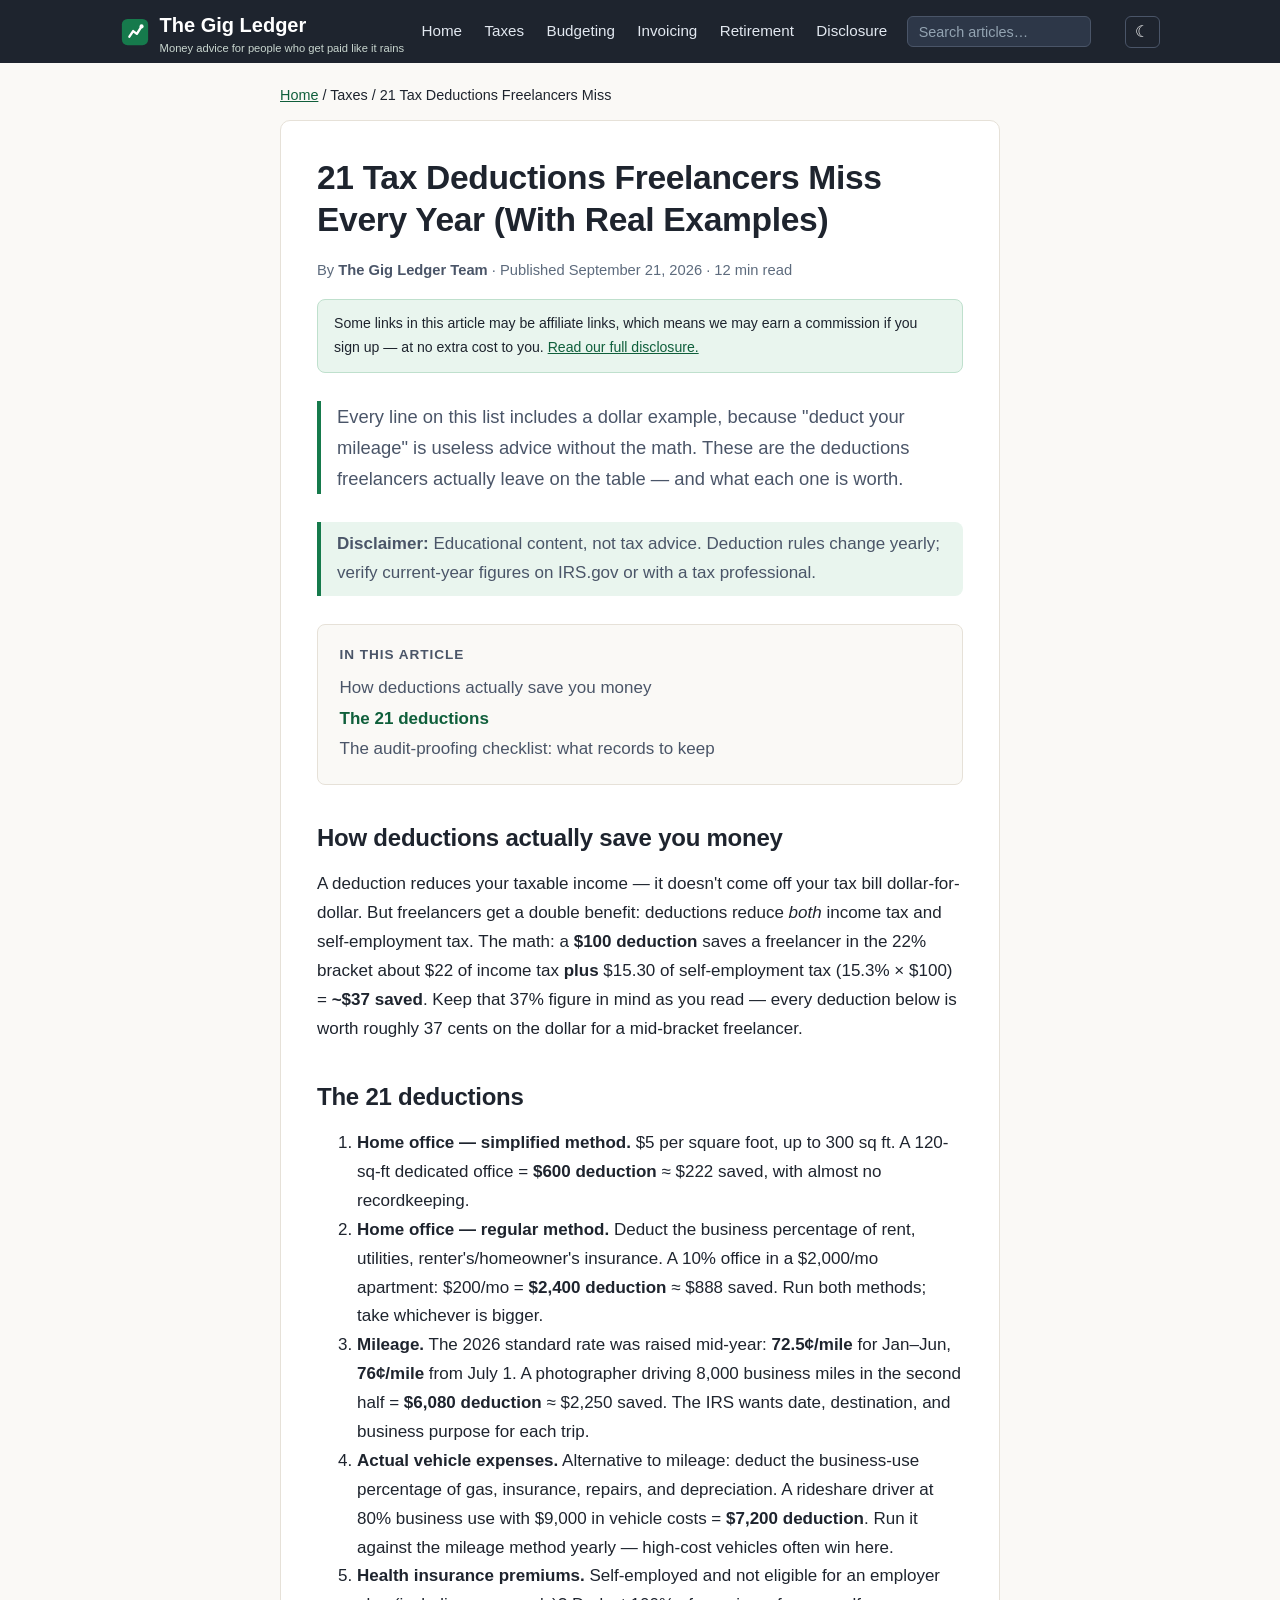
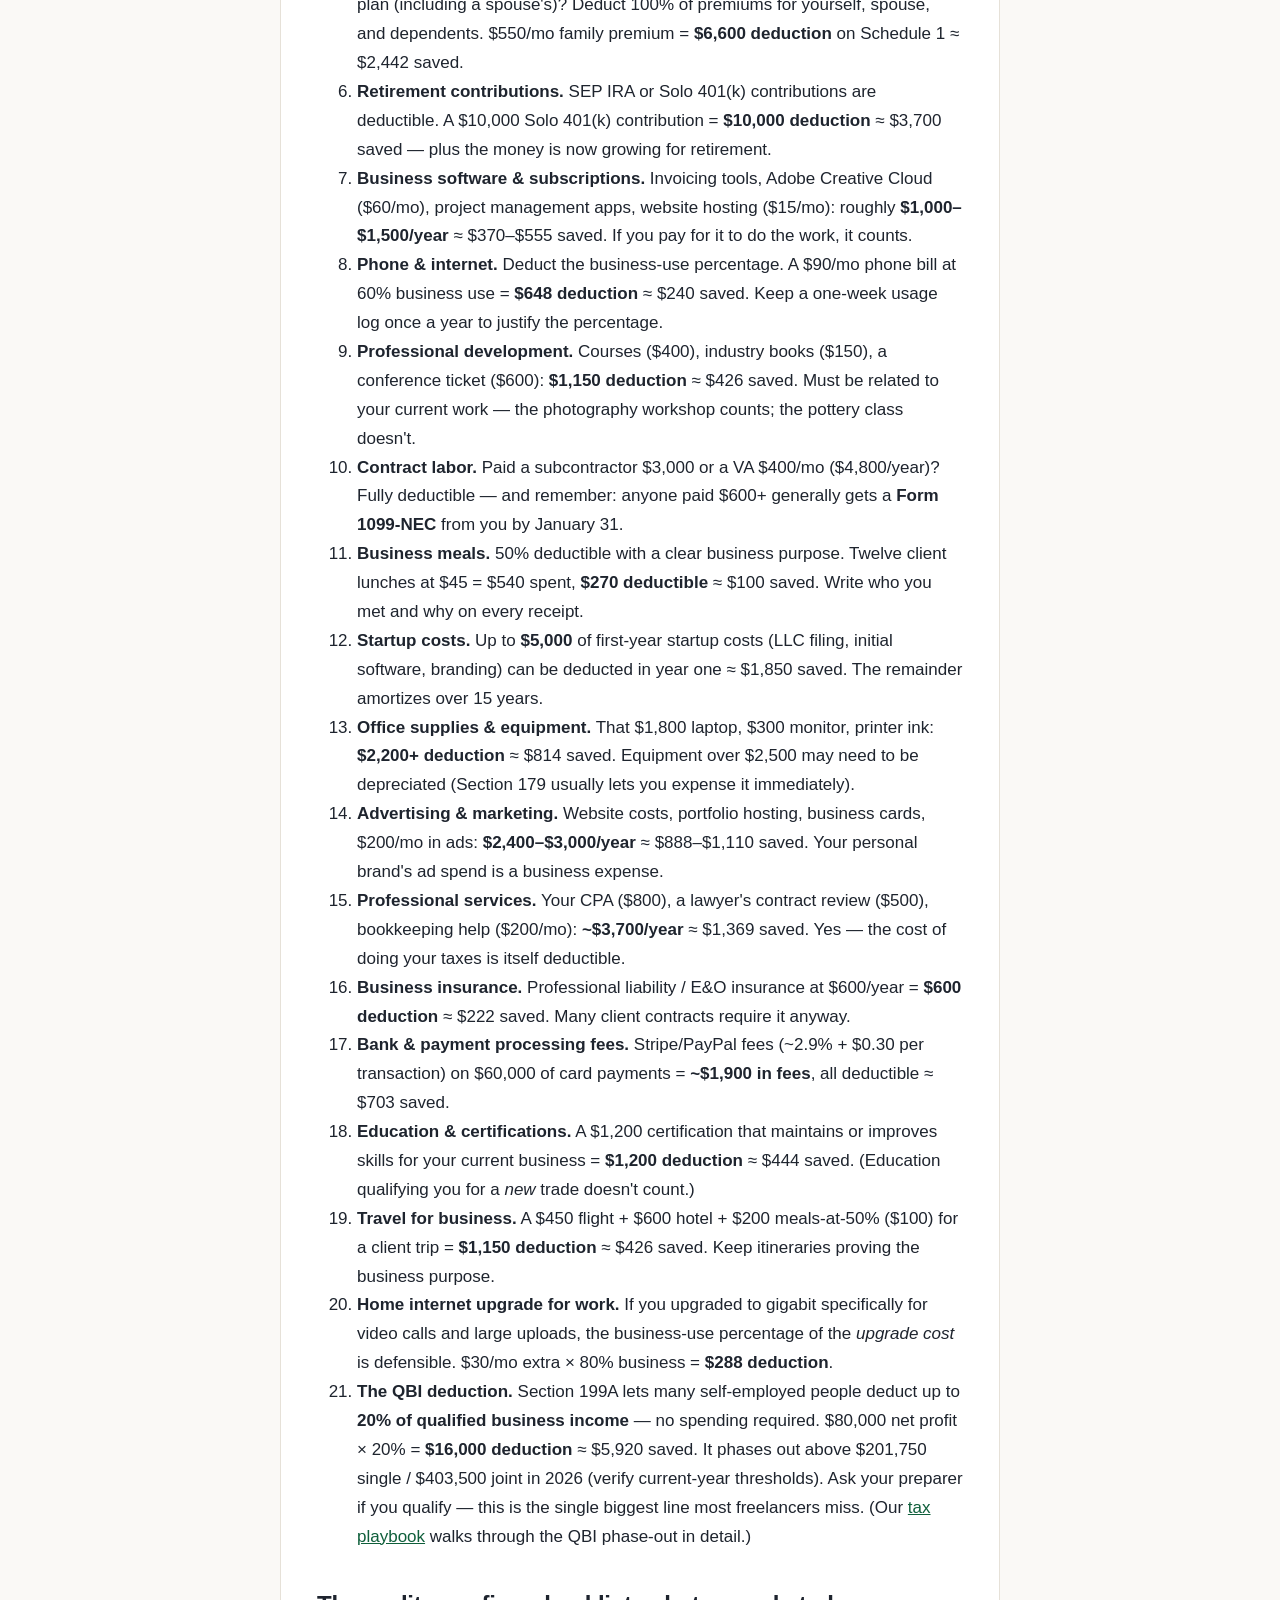
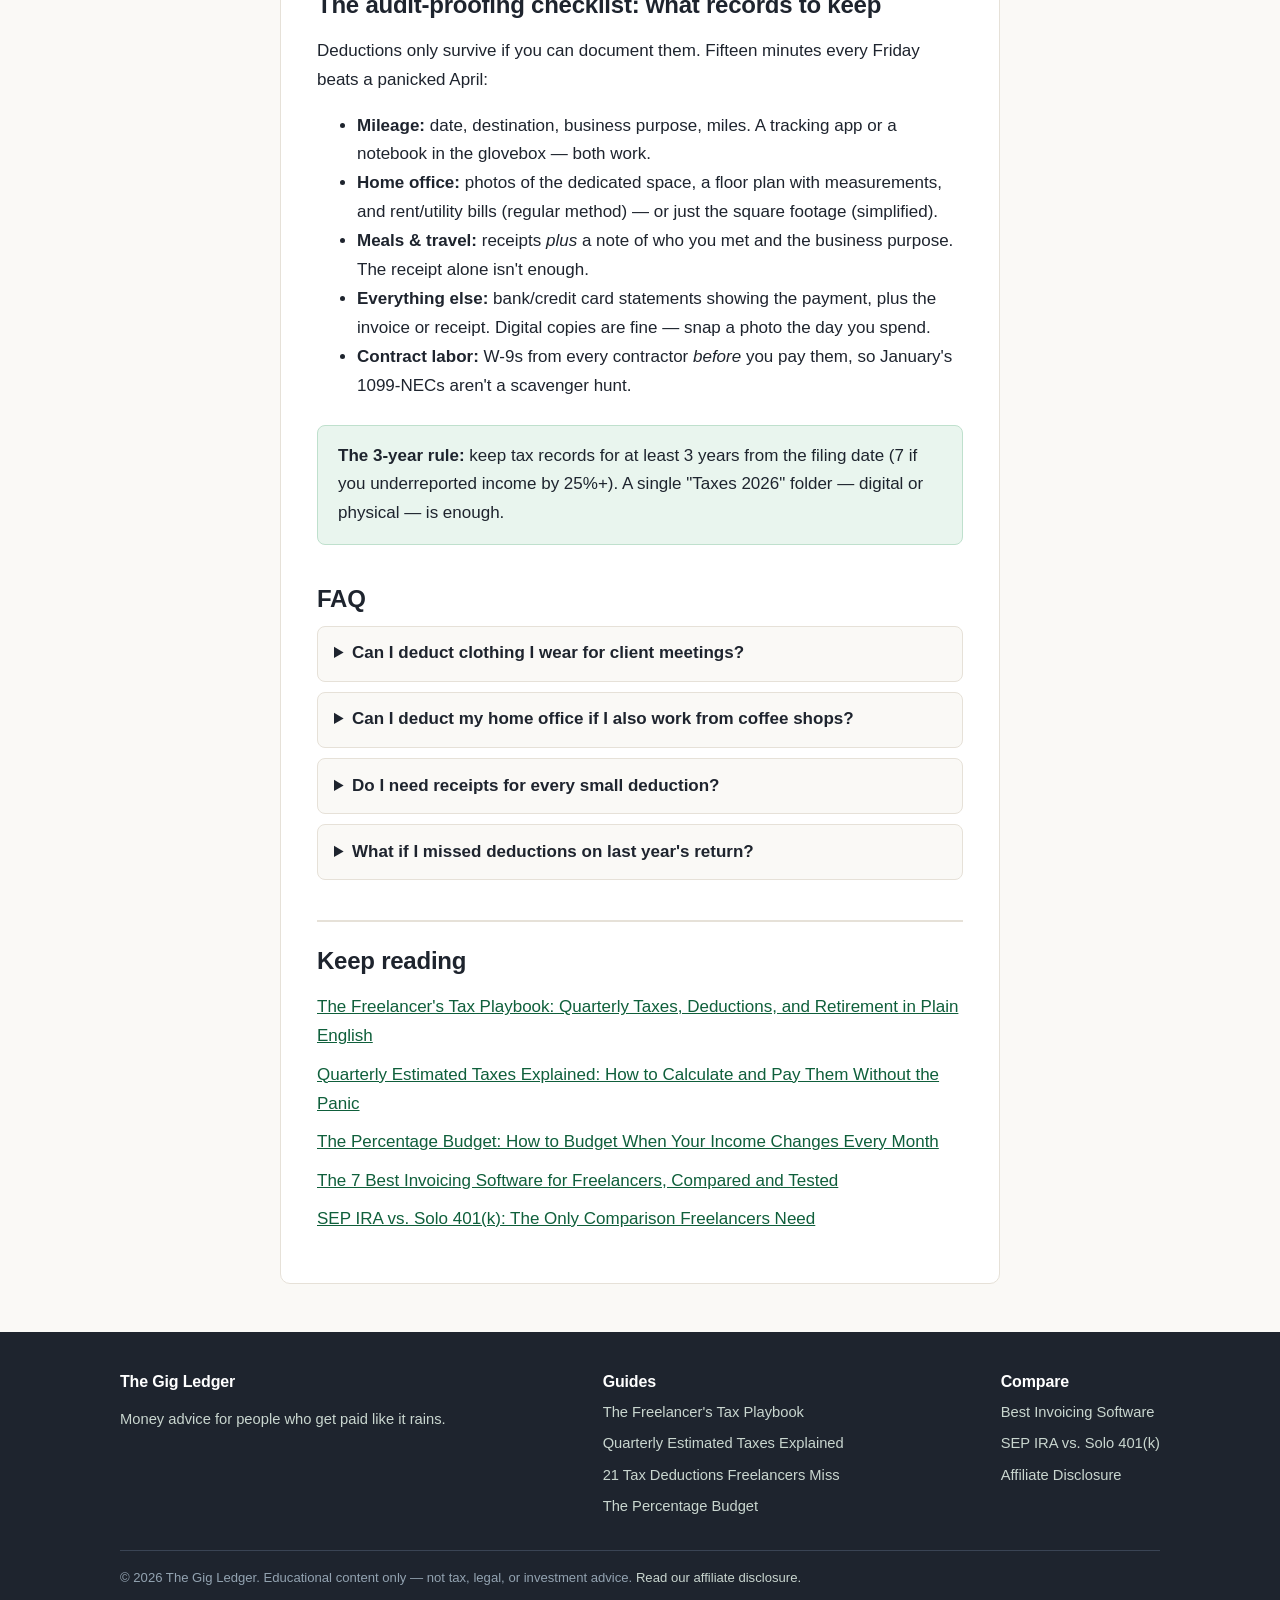
<file: articles/21-tax-deductions-freelancers-miss.html>
<!DOCTYPE html>
<html lang="en">
<head>
  <meta charset="UTF-8">
  <meta name="viewport" content="width=device-width, initial-scale=1.0">
  <!-- MEDIVAVINE/JOURNEY: paste ad network script here -->
  <title>21 Tax Deductions Freelancers Miss Every Year (With Real Examples) — The Gig Ledger</title>
  <meta name="description" content="21 freelancer tax deductions with real dollar examples — home office, mileage, health insurance, retirement, QBI, and more — plus an audit-proofing record checklist for each.">
  <meta property="og:title" content="21 Tax Deductions Freelancers Miss Every Year (With Real Examples)">
  <meta property="og:description" content="Every item includes a dollar example — from the home office to the QBI deduction — plus an audit-proofing record checklist.">
  <meta property="og:type" content="article">
  <meta property="og:url" content="https://freelancer-finance.pages.dev/articles/21-tax-deductions-freelancers-miss.html">
  <link rel="stylesheet" href="../styles.css">
<script>
/* Theme bootstrap: apply the saved theme (or prefers-color-scheme) before first paint. */
(function(){try{var t=localStorage.getItem('gigledger-theme');if(!t){t=window.matchMedia&&window.matchMedia('(prefers-color-scheme: dark)').matches?'dark':'light';}document.documentElement.setAttribute('data-theme',t);}catch(e){}})();
</script>
<script src="../assets/site.js" defer></script>
</head>
<body>

<header class="site-header">
  <div class="wrap">
    <a class="brand" href="../index.html" aria-label="The Gig Ledger home">
      <svg width="30" height="30" viewBox="0 0 32 32" role="img" aria-label="The Gig Ledger logo">
        <rect x="2" y="2" width="28" height="28" rx="6" fill="#167a4c"/>
        <path d="M10 21 L14 15 L18 18 L23 10" stroke="#fff" stroke-width="2.5" fill="none" stroke-linecap="round" stroke-linejoin="round"/>
        <circle cx="23" cy="10" r="2.2" fill="#fff"/>
      </svg>
      <span>The Gig Ledger
        <span class="brand-tag">Money advice for people who get paid like it rains</span>
      </span>
    </a>
    <nav class="site-nav" id="siteNav" aria-label="Primary">
      <ul>
        <li><a href="../index.html">Home</a></li>
        <li><a href="the-freelancers-tax-playbook.html">Taxes</a></li>
        <li><a href="the-percentage-budget.html">Budgeting</a></li>
        <li><a href="best-invoicing-software-for-freelancers.html">Invoicing</a></li>
        <li><a href="sep-ira-vs-solo-401k.html">Retirement</a></li>
        <li><a href="../disclosure.html">Disclosure</a></li>
      </ul>
      <form class="site-search" role="search" onsubmit="return false;">
        <label class="visually-hidden" for="siteSearch">Search articles</label>
        <input id="siteSearch" class="site-search-input" type="search" name="q" placeholder="Search articles…" autocomplete="off" aria-expanded="false" aria-controls="searchResults" role="combobox" aria-autocomplete="list">
        <div class="site-search-results" id="searchResults" role="listbox" hidden></div>
      </form>

    </nav>
    <div class="header-buttons">
      <button class="theme-toggle" id="themeToggle" type="button" aria-pressed="false" aria-label="Switch to dark mode"><span class="theme-icon" aria-hidden="true">☾</span></button>
      <button class="nav-toggle" id="navToggle" aria-expanded="false" aria-controls="siteNav" aria-label="Toggle navigation">☰</button>
    </div>
  </div>
</header>

<main class="article-page">
  <p class="breadcrumb"><a href="../index.html">Home</a> / Taxes / 21 Tax Deductions Freelancers Miss</p>

  <article>
    <h1>21 Tax Deductions Freelancers Miss Every Year (With Real Examples)</h1>
    <p class="byline">By <strong>The Gig Ledger Team</strong> · Published September 21, 2026 · 12 min read</p>

    <aside class="disclosure-note">Some links in this article may be affiliate links, which means we may earn a commission if you sign up — at no extra cost to you. <a href="../disclosure.html">Read our full disclosure.</a></aside>

    <p class="article-intro">Every line on this list includes a dollar example, because "deduct your mileage" is useless advice without the math. These are the deductions freelancers actually leave on the table — and what each one is worth.</p>

    <blockquote><strong>Disclaimer:</strong> Educational content, not tax advice. Deduction rules change yearly; verify current-year figures on IRS.gov or with a tax professional.</blockquote>

    <h2>How deductions actually save you money</h2>

    <p>A deduction reduces your taxable income — it doesn't come off your tax bill dollar-for-dollar. But freelancers get a double benefit: deductions reduce <em>both</em> income tax and self-employment tax. The math: a <strong>$100 deduction</strong> saves a freelancer in the 22% bracket about $22 of income tax <strong>plus</strong> $15.30 of self-employment tax (15.3% × $100) = <strong>~$37 saved</strong>. Keep that 37% figure in mind as you read — every deduction below is worth roughly 37 cents on the dollar for a mid-bracket freelancer.</p>

    <h2>The 21 deductions</h2>

    <ol>
      <li><strong>Home office — simplified method.</strong> $5 per square foot, up to 300 sq ft. A 120-sq-ft dedicated office = <strong>$600 deduction</strong> ≈ $222 saved, with almost no recordkeeping.</li>
      <li><strong>Home office — regular method.</strong> Deduct the business percentage of rent, utilities, renter's/homeowner's insurance. A 10% office in a $2,000/mo apartment: $200/mo = <strong>$2,400 deduction</strong> ≈ $888 saved. Run both methods; take whichever is bigger.</li>
      <li><strong>Mileage.</strong> The 2026 standard rate was raised mid-year: <strong>72.5¢/mile</strong> for Jan–Jun, <strong>76¢/mile</strong> from July 1. A photographer driving 8,000 business miles in the second half = <strong>$6,080 deduction</strong> ≈ $2,250 saved. The IRS wants date, destination, and business purpose for each trip.</li>
      <li><strong>Actual vehicle expenses.</strong> Alternative to mileage: deduct the business-use percentage of gas, insurance, repairs, and depreciation. A rideshare driver at 80% business use with $9,000 in vehicle costs = <strong>$7,200 deduction</strong>. Run it against the mileage method yearly — high-cost vehicles often win here.</li>
      <li><strong>Health insurance premiums.</strong> Self-employed and not eligible for an employer plan (including a spouse's)? Deduct 100% of premiums for yourself, spouse, and dependents. $550/mo family premium = <strong>$6,600 deduction</strong> on Schedule 1 ≈ $2,442 saved.</li>
      <li><strong>Retirement contributions.</strong> SEP IRA or Solo 401(k) contributions are deductible. A $10,000 Solo 401(k) contribution = <strong>$10,000 deduction</strong> ≈ $3,700 saved — plus the money is now growing for retirement.</li>
      <li><strong>Business software &amp; subscriptions.</strong> Invoicing tools, Adobe Creative Cloud ($60/mo), project management apps, website hosting ($15/mo): roughly <strong>$1,000–$1,500/year</strong> ≈ $370–$555 saved. If you pay for it to do the work, it counts.</li>
      <li><strong>Phone &amp; internet.</strong> Deduct the business-use percentage. A $90/mo phone bill at 60% business use = <strong>$648 deduction</strong> ≈ $240 saved. Keep a one-week usage log once a year to justify the percentage.</li>
      <li><strong>Professional development.</strong> Courses ($400), industry books ($150), a conference ticket ($600): <strong>$1,150 deduction</strong> ≈ $426 saved. Must be related to your current work — the photography workshop counts; the pottery class doesn't.</li>
      <li><strong>Contract labor.</strong> Paid a subcontractor $3,000 or a VA $400/mo ($4,800/year)? Fully deductible — and remember: anyone paid $600+ generally gets a <strong>Form 1099-NEC</strong> from you by January 31.</li>
      <li><strong>Business meals.</strong> 50% deductible with a clear business purpose. Twelve client lunches at $45 = $540 spent, <strong>$270 deductible</strong> ≈ $100 saved. Write who you met and why on every receipt.</li>
      <li><strong>Startup costs.</strong> Up to <strong>$5,000</strong> of first-year startup costs (LLC filing, initial software, branding) can be deducted in year one ≈ $1,850 saved. The remainder amortizes over 15 years.</li>
      <li><strong>Office supplies &amp; equipment.</strong> That $1,800 laptop, $300 monitor, printer ink: <strong>$2,200+ deduction</strong> ≈ $814 saved. Equipment over $2,500 may need to be depreciated (Section 179 usually lets you expense it immediately).</li>
      <li><strong>Advertising &amp; marketing.</strong> Website costs, portfolio hosting, business cards, $200/mo in ads: <strong>$2,400–$3,000/year</strong> ≈ $888–$1,110 saved. Your personal brand's ad spend is a business expense.</li>
      <li><strong>Professional services.</strong> Your CPA ($800), a lawyer's contract review ($500), bookkeeping help ($200/mo): <strong>~$3,700/year</strong> ≈ $1,369 saved. Yes — the cost of doing your taxes is itself deductible.</li>
      <li><strong>Business insurance.</strong> Professional liability / E&amp;O insurance at $600/year = <strong>$600 deduction</strong> ≈ $222 saved. Many client contracts require it anyway.</li>
      <li><strong>Bank &amp; payment processing fees.</strong> Stripe/PayPal fees (~2.9% + $0.30 per transaction) on $60,000 of card payments = <strong>~$1,900 in fees</strong>, all deductible ≈ $703 saved.</li>
      <li><strong>Education &amp; certifications.</strong> A $1,200 certification that maintains or improves skills for your current business = <strong>$1,200 deduction</strong> ≈ $444 saved. (Education qualifying you for a <em>new</em> trade doesn't count.)</li>
      <li><strong>Travel for business.</strong> A $450 flight + $600 hotel + $200 meals-at-50% ($100) for a client trip = <strong>$1,150 deduction</strong> ≈ $426 saved. Keep itineraries proving the business purpose.</li>
      <li><strong>Home internet upgrade for work.</strong> If you upgraded to gigabit specifically for video calls and large uploads, the business-use percentage of the <em>upgrade cost</em> is defensible. $30/mo extra × 80% business = <strong>$288 deduction</strong>.</li>
      <li><strong>The QBI deduction.</strong> Section 199A lets many self-employed people deduct up to <strong>20% of qualified business income</strong> — no spending required. $80,000 net profit × 20% = <strong>$16,000 deduction</strong> ≈ $5,920 saved. It phases out above $201,750 single / $403,500 joint in 2026 (verify current-year thresholds). Ask your preparer if you qualify — this is the single biggest line most freelancers miss. (Our <a href="the-freelancers-tax-playbook.html">tax playbook</a> walks through the QBI phase-out in detail.)</li>
    </ol>

    <!-- AFFILIATE: Expense-tracker and mileage apps, receipt scanners via Amazon Associates and app affiliate programs — natural fit in the tracking/audit-proofing section below. -->

    <h2>The audit-proofing checklist: what records to keep</h2>

    <p>Deductions only survive if you can document them. Fifteen minutes every Friday beats a panicked April:</p>

    <ul>
      <li><strong>Mileage:</strong> date, destination, business purpose, miles. A tracking app or a notebook in the glovebox — both work.</li>
      <li><strong>Home office:</strong> photos of the dedicated space, a floor plan with measurements, and rent/utility bills (regular method) — or just the square footage (simplified).</li>
      <li><strong>Meals &amp; travel:</strong> receipts <em>plus</em> a note of who you met and the business purpose. The receipt alone isn't enough.</li>
      <li><strong>Everything else:</strong> bank/credit card statements showing the payment, plus the invoice or receipt. Digital copies are fine — snap a photo the day you spend.</li>
      <li><strong>Contract labor:</strong> W-9s from every contractor <em>before</em> you pay them, so January's 1099-NECs aren't a scavenger hunt.</li>
    </ul>

    <div class="callout"><strong>The 3-year rule:</strong> keep tax records for at least 3 years from the filing date (7 if you underreported income by 25%+). A single "Taxes 2026" folder — digital or physical — is enough.</div>

    <!-- AFFILIATE: Digital product cross-sell — The Quarterly Tax Calculator + Checklist Bundle ($29): includes the pre-filing deduction checklist. -->

    <section class="faq">
      <h2>FAQ</h2>
      <details>
        <summary>Can I deduct clothing I wear for client meetings?</summary>
        <p>Almost certainly not. The IRS only allows clothing deductions for items unsuitable for everyday wear (uniforms, protective gear). Your nice blazer doesn't qualify, no matter how client-facing it is.</p>
      </details>
      <details>
        <summary>Can I deduct my home office if I also work from coffee shops?</summary>
        <p>Yes — as long as the home space is used regularly <em>and exclusively</em> for business. "Exclusive" is the strict part: the guest room with a desk fails if guests sleep there.</p>
      </details>
      <details>
        <summary>Do I need receipts for every small deduction?</summary>
        <p>For expenses under $75, bank or card statements are generally sufficient documentation. Keep actual receipts for meals, travel, and anything you'd struggle to explain from a statement line alone.</p>
      </details>
      <details>
        <summary>What if I missed deductions on last year's return?</summary>
        <p>You can file an amended return (Form 1040-X) within 3 years of filing. If you left $2,000 of deductions on the table, that's ~$740 back — worth the paperwork.</p>
      </details>
    </section>

    <section class="keep-reading">
      <h2>Keep reading</h2>
      <ul>
        <li><a href="the-freelancers-tax-playbook.html">The Freelancer's Tax Playbook: Quarterly Taxes, Deductions, and Retirement in Plain English</a></li>
        <li><a href="quarterly-estimated-taxes-explained.html">Quarterly Estimated Taxes Explained: How to Calculate and Pay Them Without the Panic</a></li>
        <li><a href="the-percentage-budget.html">The Percentage Budget: How to Budget When Your Income Changes Every Month</a></li>
        <li><a href="best-invoicing-software-for-freelancers.html">The 7 Best Invoicing Software for Freelancers, Compared and Tested</a></li>
        <li><a href="sep-ira-vs-solo-401k.html">SEP IRA vs. Solo 401(k): The Only Comparison Freelancers Need</a></li>
      </ul>
    </section>
  </article>
</main>

<footer class="site-footer">
  <div class="wrap">
    <div>
      <h3>The Gig Ledger</h3>
      <p>Money advice for people who get paid like it rains.</p>
    </div>
    <div>
      <h3>Guides</h3>
      <ul>
        <li><a href="the-freelancers-tax-playbook.html">The Freelancer's Tax Playbook</a></li>
        <li><a href="quarterly-estimated-taxes-explained.html">Quarterly Estimated Taxes Explained</a></li>
        <li><a href="21-tax-deductions-freelancers-miss.html">21 Tax Deductions Freelancers Miss</a></li>
        <li><a href="the-percentage-budget.html">The Percentage Budget</a></li>
      </ul>
    </div>
    <div>
      <h3>Compare</h3>
      <ul>
        <li><a href="best-invoicing-software-for-freelancers.html">Best Invoicing Software</a></li>
        <li><a href="sep-ira-vs-solo-401k.html">SEP IRA vs. Solo 401(k)</a></li>
        <li><a href="../disclosure.html">Affiliate Disclosure</a></li>
      </ul>
    </div>
  </div>
  <div class="wrap">
    <p class="footer-bottom">© 2026 The Gig Ledger. Educational content only — not tax, legal, or investment advice. <a href="../disclosure.html">Read our affiliate disclosure.</a></p>
  </div>
</footer>

</body>
</html>
</file>
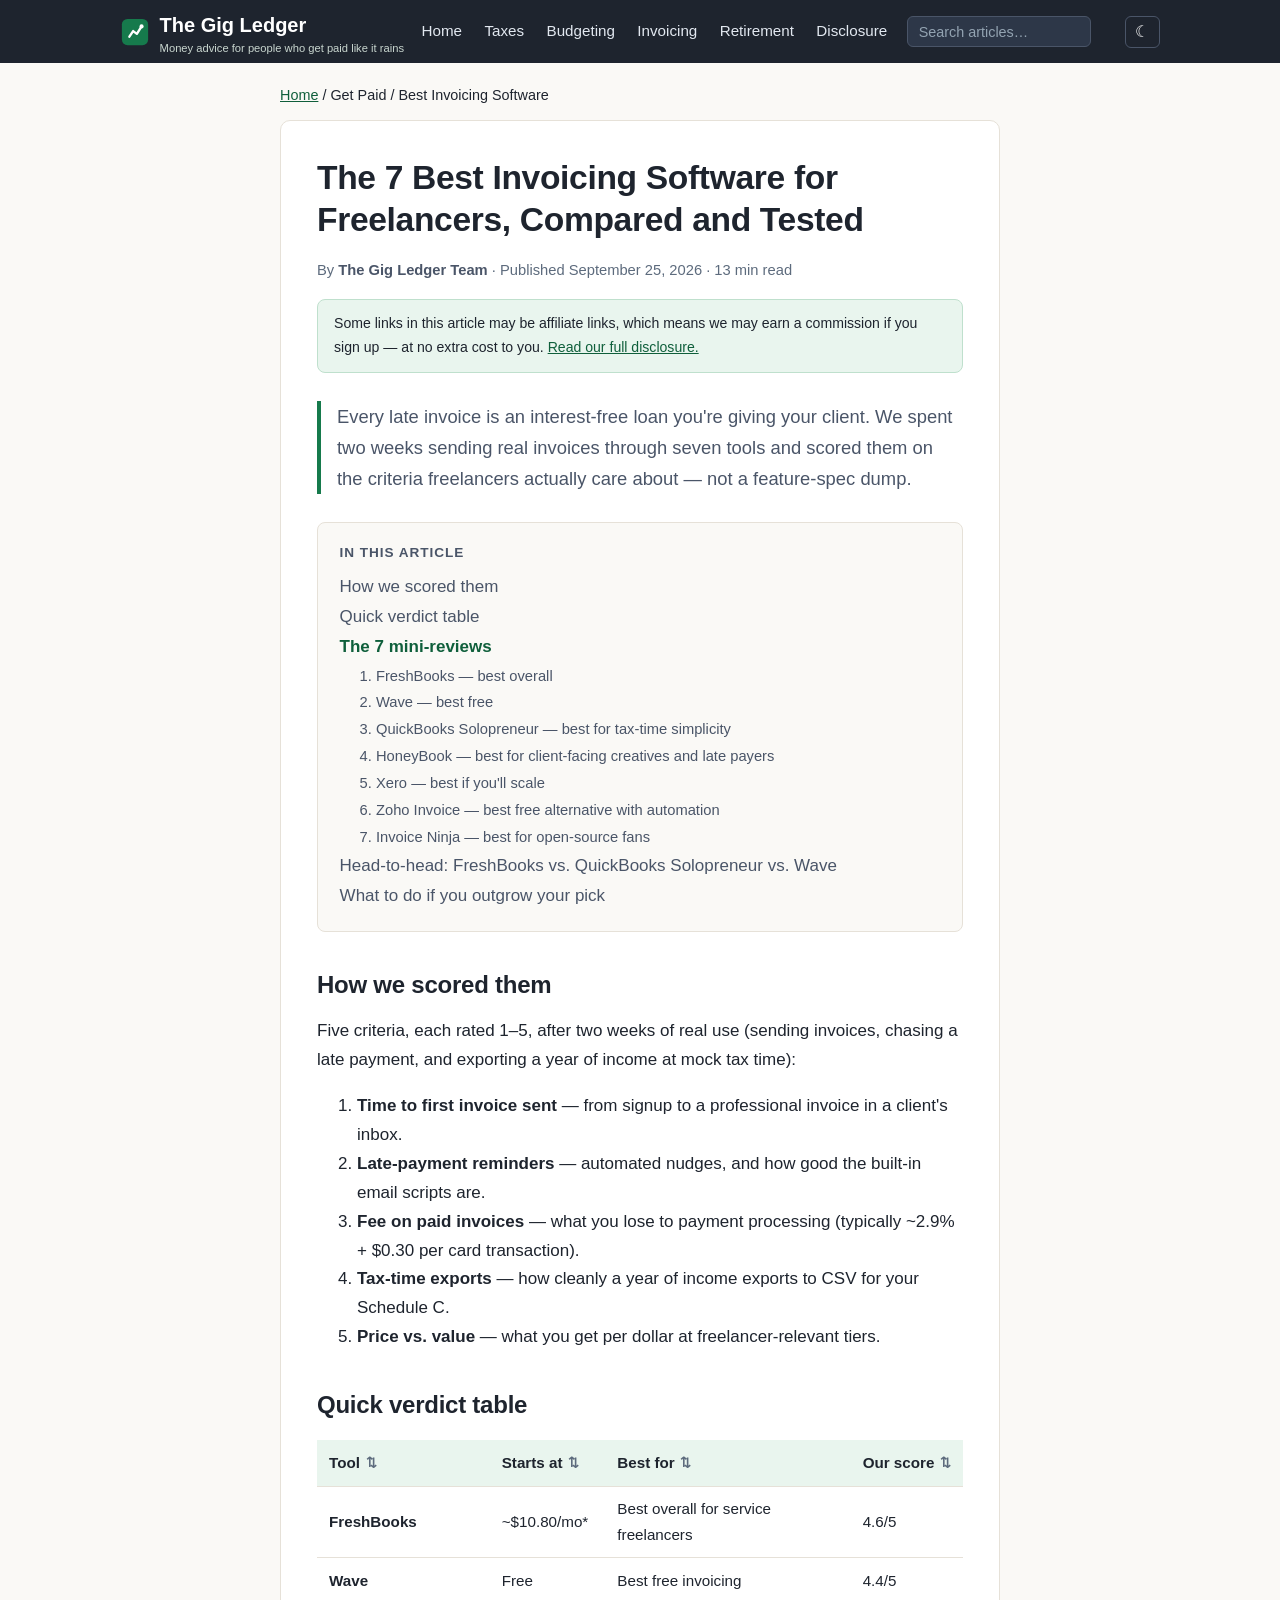
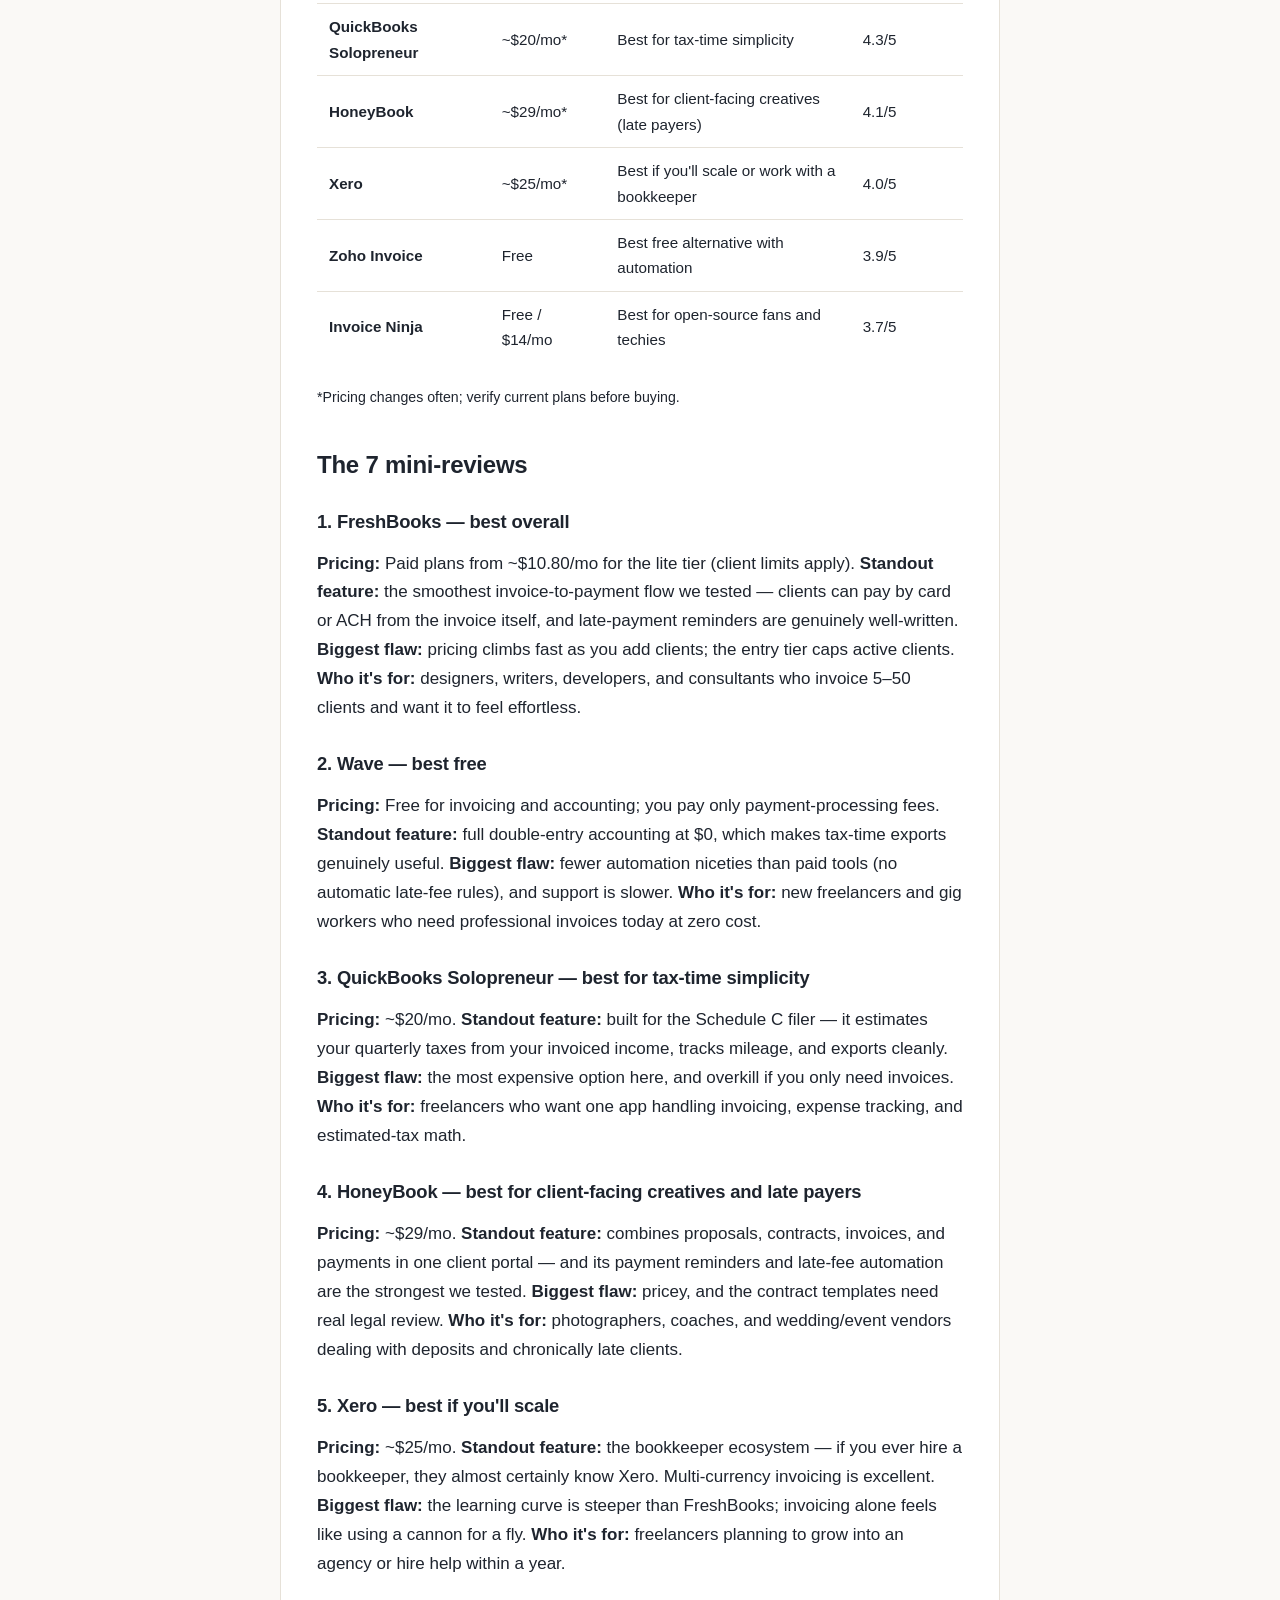
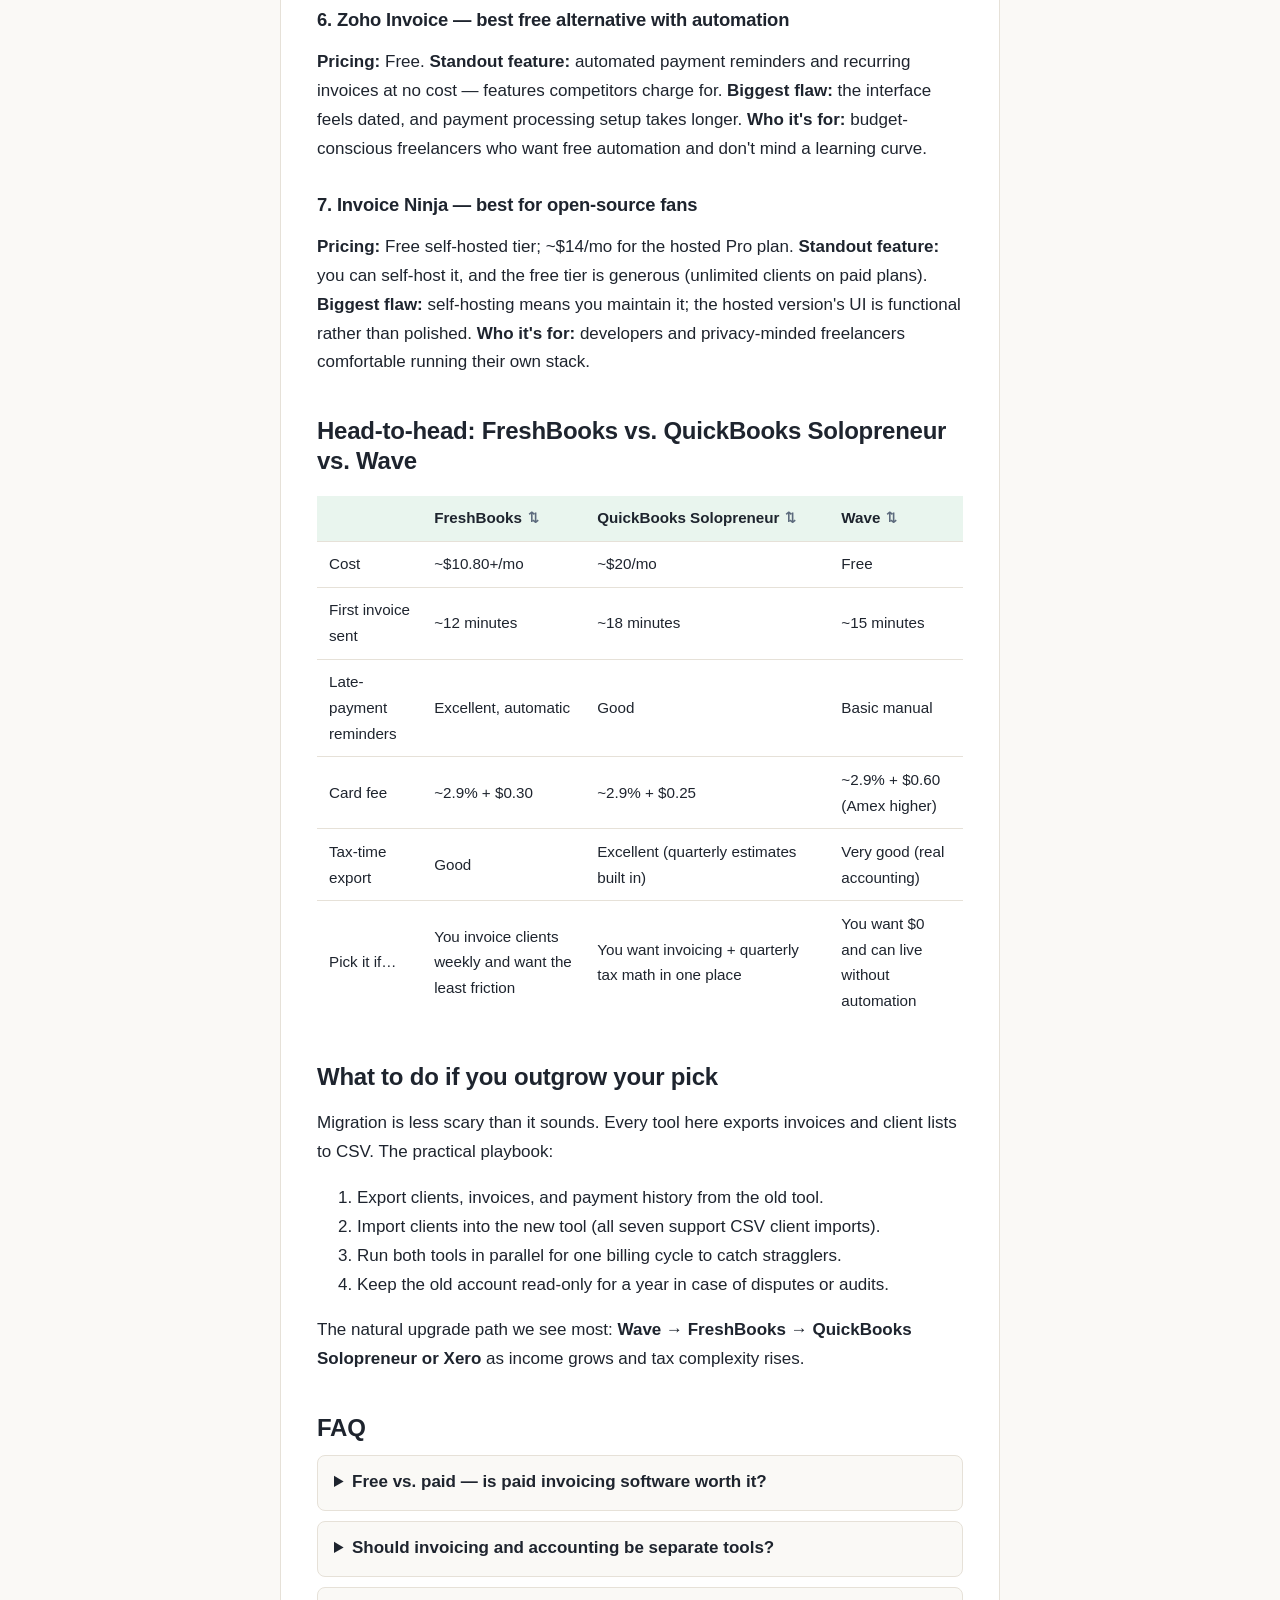
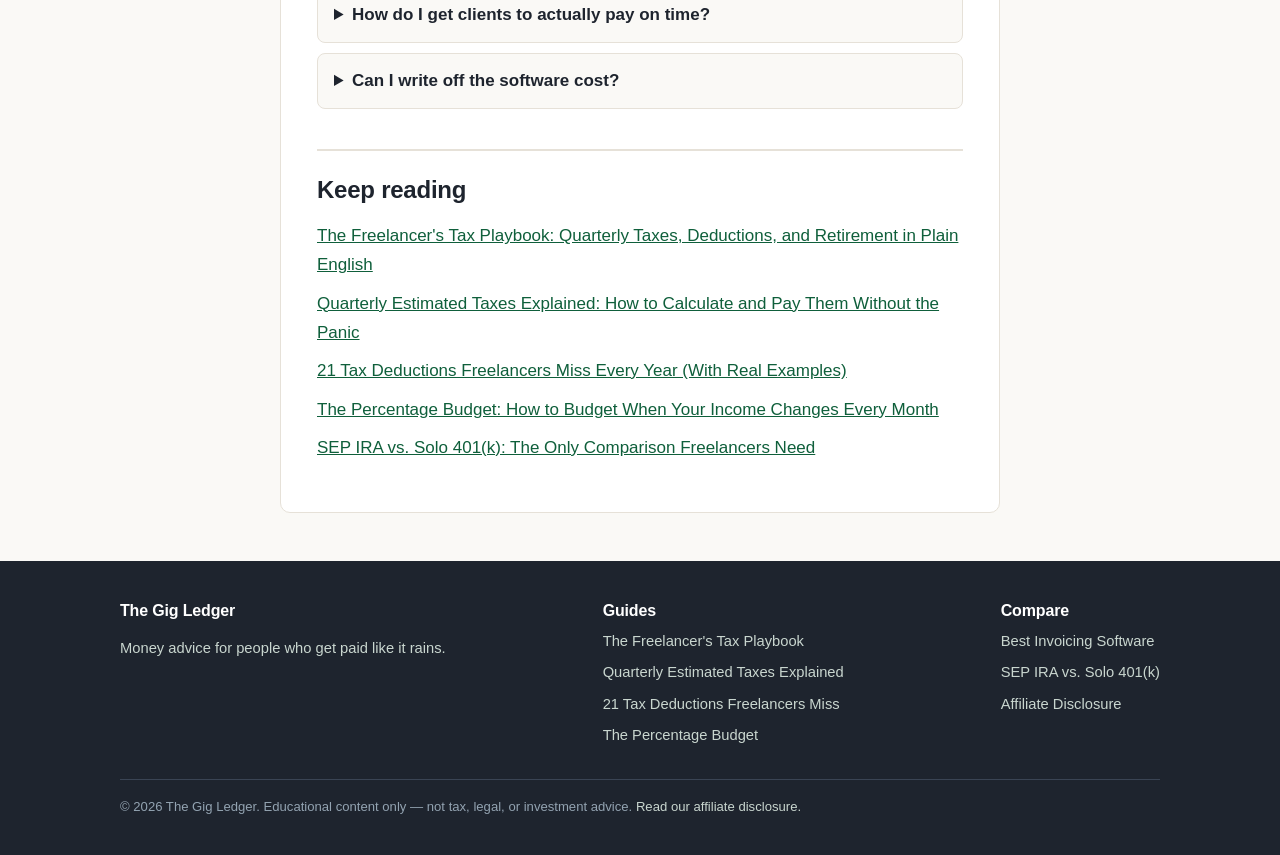
<file: articles/best-invoicing-software-for-freelancers.html>
<!DOCTYPE html>
<html lang="en">
<head>
  <meta charset="UTF-8">
  <meta name="viewport" content="width=device-width, initial-scale=1.0">
  <!-- MEDIVAVINE/JOURNEY: paste ad network script here -->
  <title>The 7 Best Invoicing Software for Freelancers, Compared and Tested — The Gig Ledger</title>
  <meta name="description" content="Hands-on comparison of the 7 best invoicing software for freelancers, scored on time-to-first-invoice, late-payment reminders, fees, and tax-time exports — plus FreshBooks vs. QuickBooks Solopreneur vs. Wave head-to-head.">
  <meta property="og:title" content="The 7 Best Invoicing Software for Freelancers, Compared and Tested">
  <meta property="og:description" content="Scored on what freelancers actually care about: time to first invoice sent, late-payment reminders, fees, and how cleanly income exports at tax time.">
  <meta property="og:type" content="article">
  <meta property="og:url" content="https://freelancer-finance.pages.dev/articles/best-invoicing-software-for-freelancers.html">
  <link rel="stylesheet" href="../styles.css">
<script>
/* Theme bootstrap: apply the saved theme (or prefers-color-scheme) before first paint. */
(function(){try{var t=localStorage.getItem('gigledger-theme');if(!t){t=window.matchMedia&&window.matchMedia('(prefers-color-scheme: dark)').matches?'dark':'light';}document.documentElement.setAttribute('data-theme',t);}catch(e){}})();
</script>
<script src="../assets/site.js" defer></script>
</head>
<body>

<header class="site-header">
  <div class="wrap">
    <a class="brand" href="../index.html" aria-label="The Gig Ledger home">
      <svg width="30" height="30" viewBox="0 0 32 32" role="img" aria-label="The Gig Ledger logo">
        <rect x="2" y="2" width="28" height="28" rx="6" fill="#167a4c"/>
        <path d="M10 21 L14 15 L18 18 L23 10" stroke="#fff" stroke-width="2.5" fill="none" stroke-linecap="round" stroke-linejoin="round"/>
        <circle cx="23" cy="10" r="2.2" fill="#fff"/>
      </svg>
      <span>The Gig Ledger
        <span class="brand-tag">Money advice for people who get paid like it rains</span>
      </span>
    </a>
    <nav class="site-nav" id="siteNav" aria-label="Primary">
      <ul>
        <li><a href="../index.html">Home</a></li>
        <li><a href="the-freelancers-tax-playbook.html">Taxes</a></li>
        <li><a href="the-percentage-budget.html">Budgeting</a></li>
        <li><a href="best-invoicing-software-for-freelancers.html">Invoicing</a></li>
        <li><a href="sep-ira-vs-solo-401k.html">Retirement</a></li>
        <li><a href="../disclosure.html">Disclosure</a></li>
      </ul>
      <form class="site-search" role="search" onsubmit="return false;">
        <label class="visually-hidden" for="siteSearch">Search articles</label>
        <input id="siteSearch" class="site-search-input" type="search" name="q" placeholder="Search articles…" autocomplete="off" aria-expanded="false" aria-controls="searchResults" role="combobox" aria-autocomplete="list">
        <div class="site-search-results" id="searchResults" role="listbox" hidden></div>
      </form>

    </nav>
    <div class="header-buttons">
      <button class="theme-toggle" id="themeToggle" type="button" aria-pressed="false" aria-label="Switch to dark mode"><span class="theme-icon" aria-hidden="true">☾</span></button>
      <button class="nav-toggle" id="navToggle" aria-expanded="false" aria-controls="siteNav" aria-label="Toggle navigation">☰</button>
    </div>
  </div>
</header>

<main class="article-page">
  <p class="breadcrumb"><a href="../index.html">Home</a> / Get Paid / Best Invoicing Software</p>

  <article>
    <h1>The 7 Best Invoicing Software for Freelancers, Compared and Tested</h1>
    <p class="byline">By <strong>The Gig Ledger Team</strong> · Published September 25, 2026 · 13 min read</p>

    <aside class="disclosure-note">Some links in this article may be affiliate links, which means we may earn a commission if you sign up — at no extra cost to you. <a href="../disclosure.html">Read our full disclosure.</a></aside>

    <p class="article-intro">Every late invoice is an interest-free loan you're giving your client. We spent two weeks sending real invoices through seven tools and scored them on the criteria freelancers actually care about — not a feature-spec dump.</p>

    <h2>How we scored them</h2>

    <p>Five criteria, each rated 1–5, after two weeks of real use (sending invoices, chasing a late payment, and exporting a year of income at mock tax time):</p>

    <ol>
      <li><strong>Time to first invoice sent</strong> — from signup to a professional invoice in a client's inbox.</li>
      <li><strong>Late-payment reminders</strong> — automated nudges, and how good the built-in email scripts are.</li>
      <li><strong>Fee on paid invoices</strong> — what you lose to payment processing (typically ~2.9% + $0.30 per card transaction).</li>
      <li><strong>Tax-time exports</strong> — how cleanly a year of income exports to CSV for your Schedule C.</li>
      <li><strong>Price vs. value</strong> — what you get per dollar at freelancer-relevant tiers.</li>
    </ol>

    <h2>Quick verdict table</h2>

    <table>
      <thead>
        <tr><th>Tool</th><th>Starts at</th><th>Best for</th><th>Our score</th></tr>
      </thead>
      <tbody>
        <tr><td><strong>FreshBooks</strong></td><td>~$10.80/mo*</td><td>Best overall for service freelancers</td><td>4.6/5</td></tr>
        <tr><td><strong>Wave</strong></td><td>Free</td><td>Best free invoicing</td><td>4.4/5</td></tr>
        <tr><td><strong>QuickBooks Solopreneur</strong></td><td>~$20/mo*</td><td>Best for tax-time simplicity</td><td>4.3/5</td></tr>
        <tr><td><strong>HoneyBook</strong></td><td>~$29/mo*</td><td>Best for client-facing creatives (late payers)</td><td>4.1/5</td></tr>
        <tr><td><strong>Xero</strong></td><td>~$25/mo*</td><td>Best if you'll scale or work with a bookkeeper</td><td>4.0/5</td></tr>
        <tr><td><strong>Zoho Invoice</strong></td><td>Free</td><td>Best free alternative with automation</td><td>3.9/5</td></tr>
        <tr><td><strong>Invoice Ninja</strong></td><td>Free / $14/mo</td><td>Best for open-source fans and techies</td><td>3.7/5</td></tr>
      </tbody>
    </table>
    <p><small>*Pricing changes often; verify current plans before buying.</small></p>

    <!-- AFFILIATE: Comparison-table CTAs — FreshBooks, QuickBooks Solopreneur, Xero and similar programs via Impact.com / CJ Affiliate / PartnerStack. Highest-commission affiliate post type on the site. -->

    <h2>The 7 mini-reviews</h2>

    <h3>1. FreshBooks — best overall</h3>
    <p><strong>Pricing:</strong> Paid plans from ~$10.80/mo for the lite tier (client limits apply). <strong>Standout feature:</strong> the smoothest invoice-to-payment flow we tested — clients can pay by card or ACH from the invoice itself, and late-payment reminders are genuinely well-written. <strong>Biggest flaw:</strong> pricing climbs fast as you add clients; the entry tier caps active clients. <strong>Who it's for:</strong> designers, writers, developers, and consultants who invoice 5–50 clients and want it to feel effortless.</p>

    <h3>2. Wave — best free</h3>
    <p><strong>Pricing:</strong> Free for invoicing and accounting; you pay only payment-processing fees. <strong>Standout feature:</strong> full double-entry accounting at $0, which makes tax-time exports genuinely useful. <strong>Biggest flaw:</strong> fewer automation niceties than paid tools (no automatic late-fee rules), and support is slower. <strong>Who it's for:</strong> new freelancers and gig workers who need professional invoices today at zero cost.</p>

    <h3>3. QuickBooks Solopreneur — best for tax-time simplicity</h3>
    <p><strong>Pricing:</strong> ~$20/mo. <strong>Standout feature:</strong> built for the Schedule C filer — it estimates your quarterly taxes from your invoiced income, tracks mileage, and exports cleanly. <strong>Biggest flaw:</strong> the most expensive option here, and overkill if you only need invoices. <strong>Who it's for:</strong> freelancers who want one app handling invoicing, expense tracking, and estimated-tax math.</p>

    <h3>4. HoneyBook — best for client-facing creatives and late payers</h3>
    <p><strong>Pricing:</strong> ~$29/mo. <strong>Standout feature:</strong> combines proposals, contracts, invoices, and payments in one client portal — and its payment reminders and late-fee automation are the strongest we tested. <strong>Biggest flaw:</strong> pricey, and the contract templates need real legal review. <strong>Who it's for:</strong> photographers, coaches, and wedding/event vendors dealing with deposits and chronically late clients.</p>

    <h3>5. Xero — best if you'll scale</h3>
    <p><strong>Pricing:</strong> ~$25/mo. <strong>Standout feature:</strong> the bookkeeper ecosystem — if you ever hire a bookkeeper, they almost certainly know Xero. Multi-currency invoicing is excellent. <strong>Biggest flaw:</strong> the learning curve is steeper than FreshBooks; invoicing alone feels like using a cannon for a fly. <strong>Who it's for:</strong> freelancers planning to grow into an agency or hire help within a year.</p>

    <h3>6. Zoho Invoice — best free alternative with automation</h3>
    <p><strong>Pricing:</strong> Free. <strong>Standout feature:</strong> automated payment reminders and recurring invoices at no cost — features competitors charge for. <strong>Biggest flaw:</strong> the interface feels dated, and payment processing setup takes longer. <strong>Who it's for:</strong> budget-conscious freelancers who want free automation and don't mind a learning curve.</p>

    <h3>7. Invoice Ninja — best for open-source fans</h3>
    <p><strong>Pricing:</strong> Free self-hosted tier; ~$14/mo for the hosted Pro plan. <strong>Standout feature:</strong> you can self-host it, and the free tier is generous (unlimited clients on paid plans). <strong>Biggest flaw:</strong> self-hosting means you maintain it; the hosted version's UI is functional rather than polished. <strong>Who it's for:</strong> developers and privacy-minded freelancers comfortable running their own stack.</p>

    <h2>Head-to-head: FreshBooks vs. QuickBooks Solopreneur vs. Wave</h2>

    <table>
      <thead>
        <tr><th></th><th>FreshBooks</th><th>QuickBooks Solopreneur</th><th>Wave</th></tr>
      </thead>
      <tbody>
        <tr><td>Cost</td><td>~$10.80+/mo</td><td>~$20/mo</td><td>Free</td></tr>
        <tr><td>First invoice sent</td><td>~12 minutes</td><td>~18 minutes</td><td>~15 minutes</td></tr>
        <tr><td>Late-payment reminders</td><td>Excellent, automatic</td><td>Good</td><td>Basic manual</td></tr>
        <tr><td>Card fee</td><td>~2.9% + $0.30</td><td>~2.9% + $0.25</td><td>~2.9% + $0.60 (Amex higher)</td></tr>
        <tr><td>Tax-time export</td><td>Good</td><td>Excellent (quarterly estimates built in)</td><td>Very good (real accounting)</td></tr>
        <tr><td>Pick it if…</td><td>You invoice clients weekly and want the least friction</td><td>You want invoicing + quarterly tax math in one place</td><td>You want $0 and can live without automation</td></tr>
      </tbody>
    </table>

    <!-- AFFILIATE: Per-review signup buttons for FreshBooks, QuickBooks Solopreneur, Xero via Impact.com / CJ Affiliate / PartnerStack. -->
    <!-- AFFILIATE: Digital product cross-sell — The Get-Paid Invoice Pack ($19): 10 professional invoice templates + late-payment email scripts + a deposit clause contract insert, for readers who want templates instead of software. -->

    <h2>What to do if you outgrow your pick</h2>

    <p>Migration is less scary than it sounds. Every tool here exports invoices and client lists to CSV. The practical playbook:</p>
    <ol>
      <li>Export clients, invoices, and payment history from the old tool.</li>
      <li>Import clients into the new tool (all seven support CSV client imports).</li>
      <li>Run both tools in parallel for one billing cycle to catch stragglers.</li>
      <li>Keep the old account read-only for a year in case of disputes or audits.</li>
    </ol>
    <p>The natural upgrade path we see most: <strong>Wave → FreshBooks → QuickBooks Solopreneur or Xero</strong> as income grows and tax complexity rises.</p>

    <section class="faq">
      <h2>FAQ</h2>
      <details>
        <summary>Free vs. paid — is paid invoicing software worth it?</summary>
        <p>Do the math on one late payment. If a $2,000 invoice sits 30 days late, automated reminders that get it paid a week sooner are worth far more than $11–$20/month. Paid tools earn their keep through late-payment automation and tax-time exports.</p>
      </details>
      <details>
        <summary>Should invoicing and accounting be separate tools?</summary>
        <p>Not at first. Tools like Wave and QuickBooks Solopreneur do both. Split them only when your needs diverge — e.g., you love FreshBooks' invoicing but your bookkeeper works in Xero. At that point, integration matters more than all-in-one.</p>
      </details>
      <details>
        <summary>How do I get clients to actually pay on time?</summary>
        <p>Three levers: require a 30–50% deposit (non-negotiable for project work), set net-7 or net-14 terms instead of net-30, and turn on automated reminders. The software can only enforce the policy you set — so set a strict one.</p>
      </details>
      <details>
        <summary>Can I write off the software cost?</summary>
        <p>Yes — invoicing and accounting software is an ordinary business expense, deductible on Schedule C. A $200/year subscription saves roughly $74 in combined taxes at the 22% bracket plus self-employment tax.</p>
      </details>
    </section>

    <section class="keep-reading">
      <h2>Keep reading</h2>
      <ul>
        <li><a href="the-freelancers-tax-playbook.html">The Freelancer's Tax Playbook: Quarterly Taxes, Deductions, and Retirement in Plain English</a></li>
        <li><a href="quarterly-estimated-taxes-explained.html">Quarterly Estimated Taxes Explained: How to Calculate and Pay Them Without the Panic</a></li>
        <li><a href="21-tax-deductions-freelancers-miss.html">21 Tax Deductions Freelancers Miss Every Year (With Real Examples)</a></li>
        <li><a href="the-percentage-budget.html">The Percentage Budget: How to Budget When Your Income Changes Every Month</a></li>
        <li><a href="sep-ira-vs-solo-401k.html">SEP IRA vs. Solo 401(k): The Only Comparison Freelancers Need</a></li>
      </ul>
    </section>
  </article>
</main>

<footer class="site-footer">
  <div class="wrap">
    <div>
      <h3>The Gig Ledger</h3>
      <p>Money advice for people who get paid like it rains.</p>
    </div>
    <div>
      <h3>Guides</h3>
      <ul>
        <li><a href="the-freelancers-tax-playbook.html">The Freelancer's Tax Playbook</a></li>
        <li><a href="quarterly-estimated-taxes-explained.html">Quarterly Estimated Taxes Explained</a></li>
        <li><a href="21-tax-deductions-freelancers-miss.html">21 Tax Deductions Freelancers Miss</a></li>
        <li><a href="the-percentage-budget.html">The Percentage Budget</a></li>
      </ul>
    </div>
    <div>
      <h3>Compare</h3>
      <ul>
        <li><a href="best-invoicing-software-for-freelancers.html">Best Invoicing Software</a></li>
        <li><a href="sep-ira-vs-solo-401k.html">SEP IRA vs. Solo 401(k)</a></li>
        <li><a href="../disclosure.html">Affiliate Disclosure</a></li>
      </ul>
    </div>
  </div>
  <div class="wrap">
    <p class="footer-bottom">© 2026 The Gig Ledger. Educational content only — not tax, legal, or investment advice. <a href="../disclosure.html">Read our affiliate disclosure.</a></p>
  </div>
</footer>

</body>
</html>
</file>
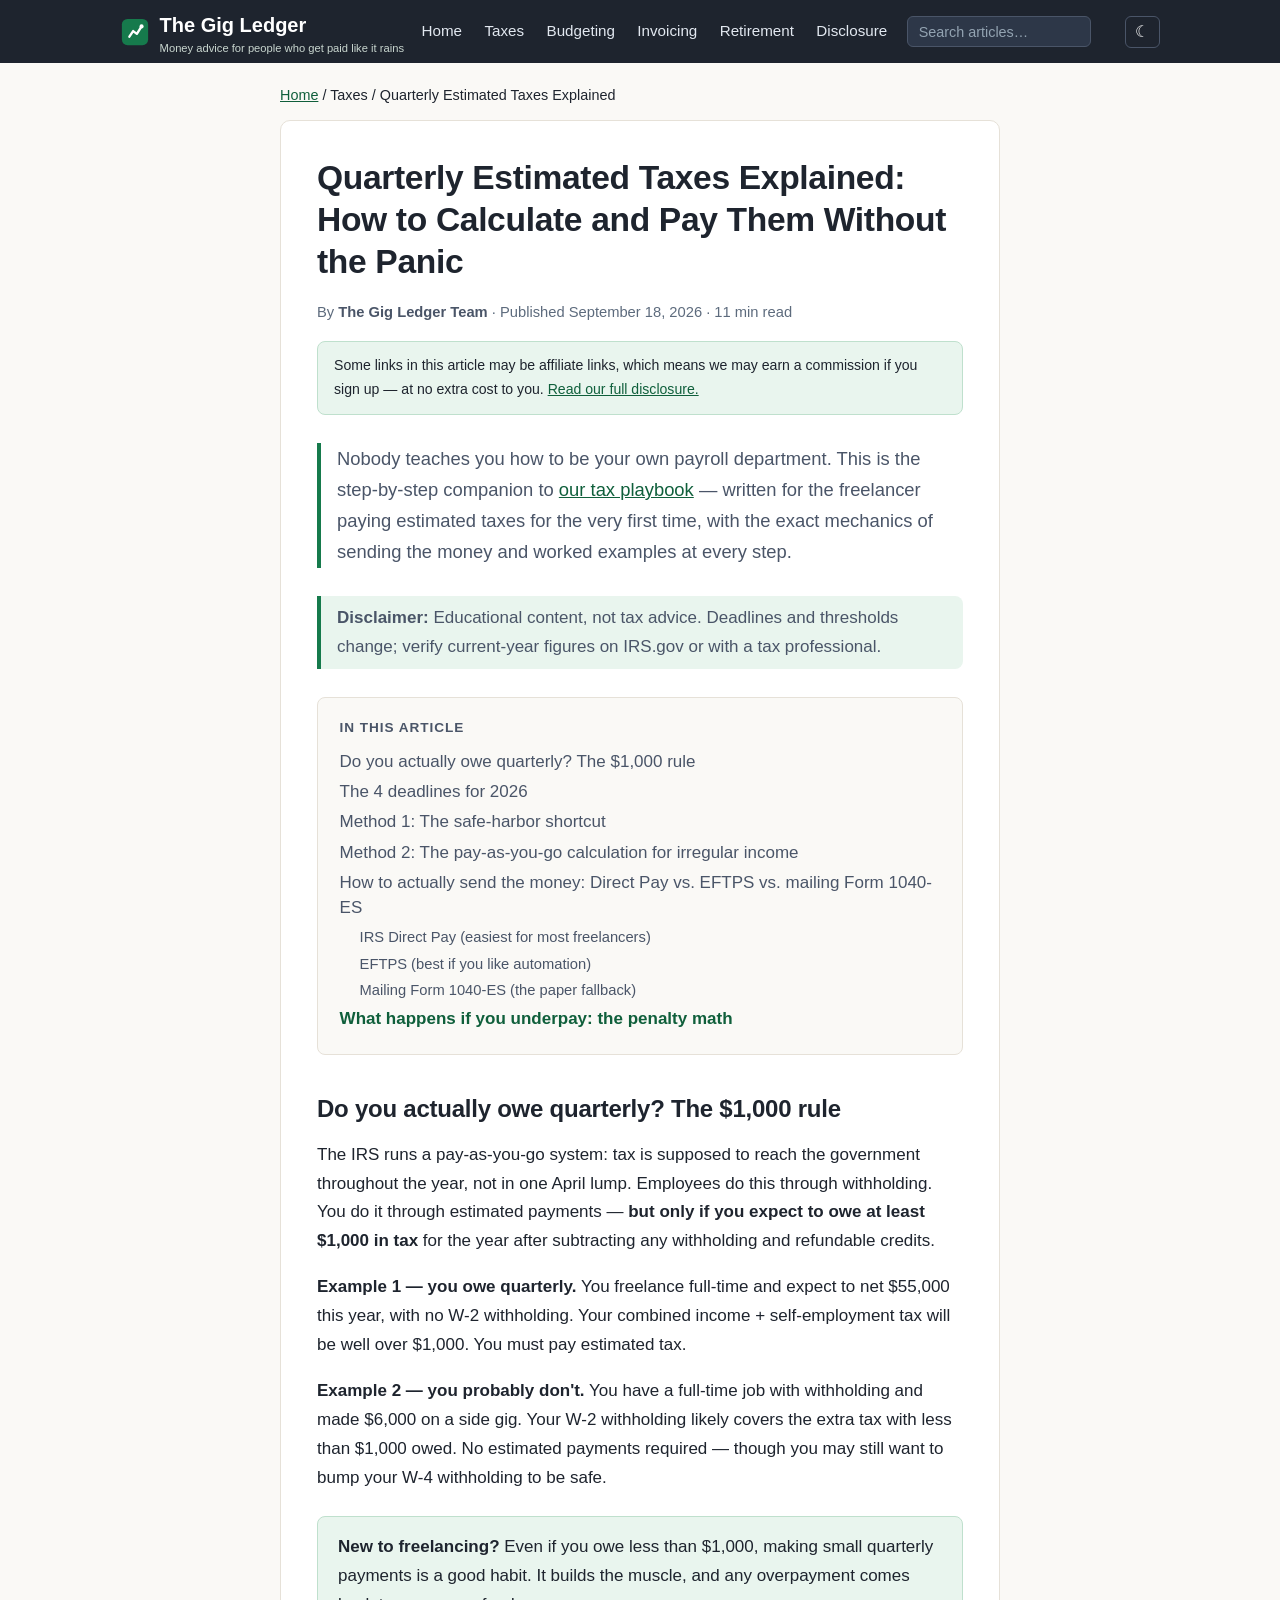
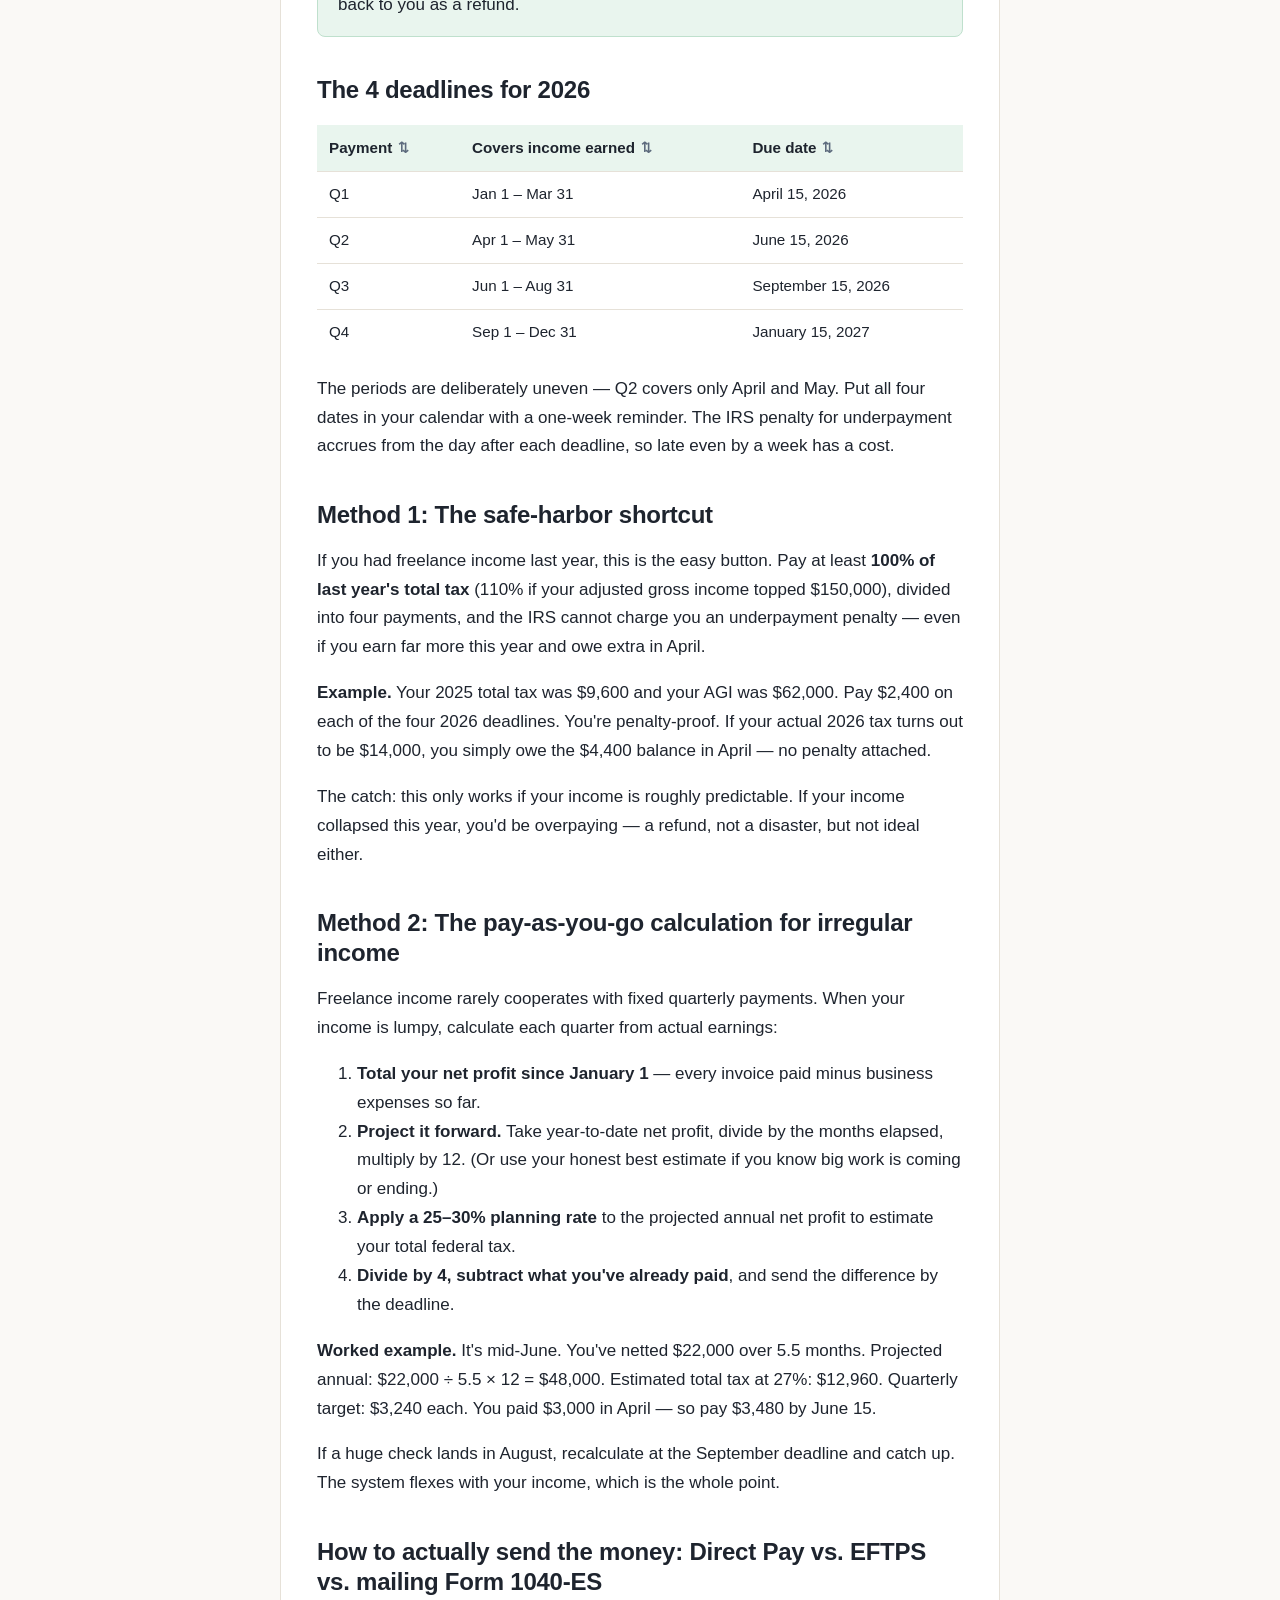
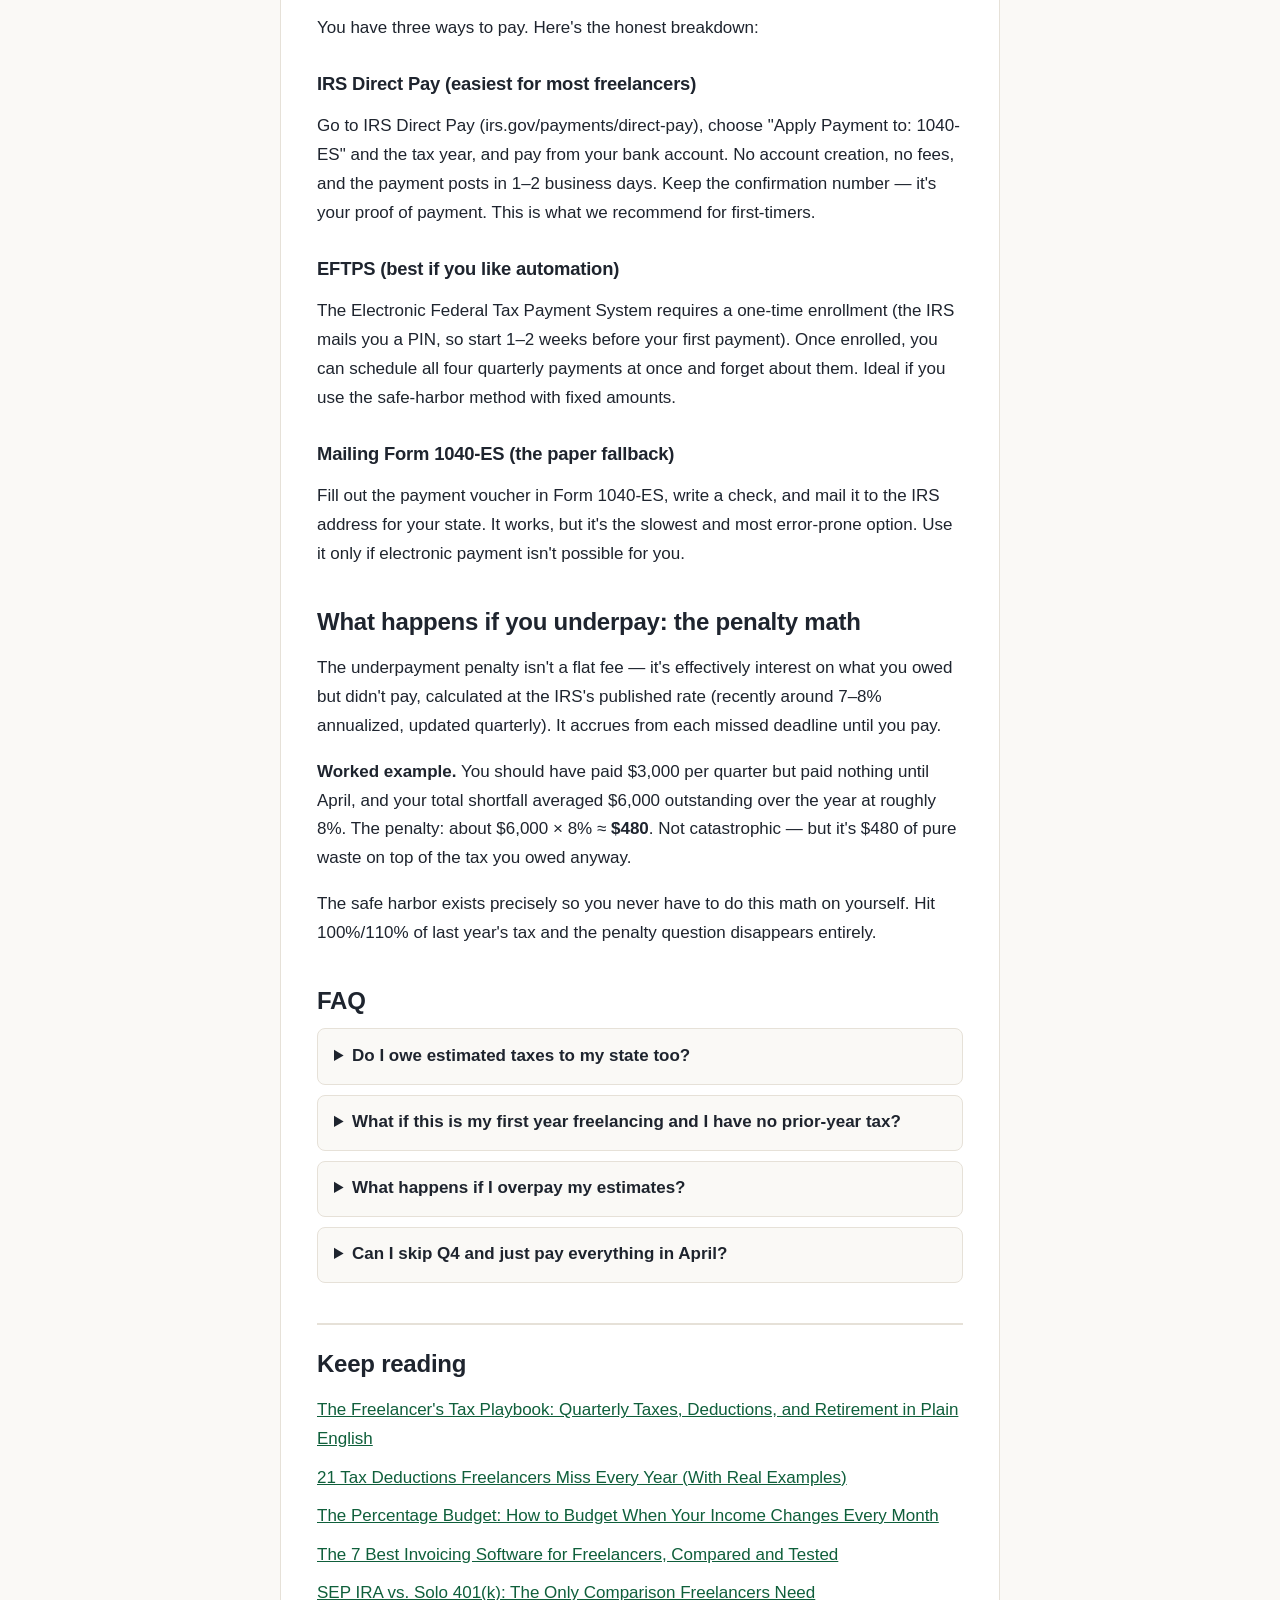
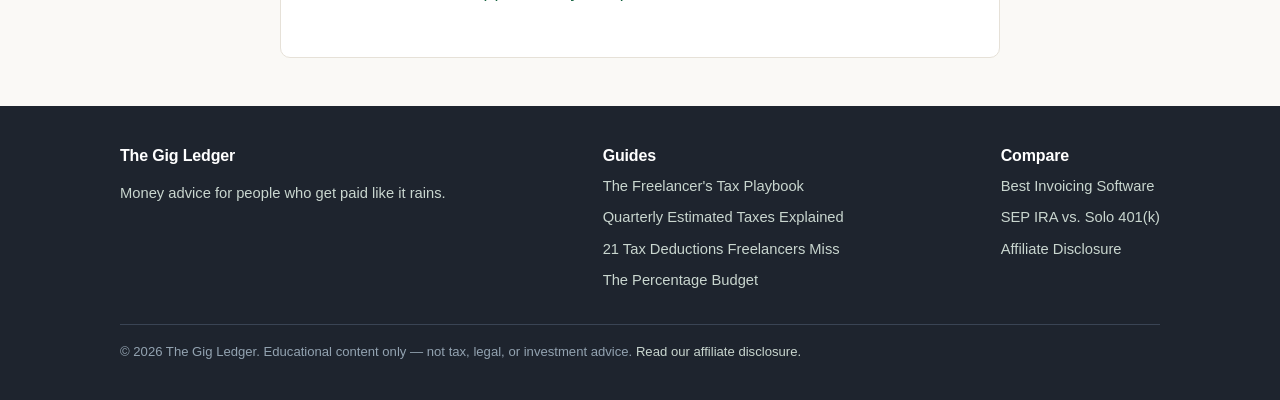
<file: articles/quarterly-estimated-taxes-explained.html>
<!DOCTYPE html>
<html lang="en">
<head>
  <meta charset="UTF-8">
  <meta name="viewport" content="width=device-width, initial-scale=1.0">
  <!-- MEDIVAVINE/JOURNEY: paste ad network script here -->
  <title>Quarterly Estimated Taxes Explained: Calculate &amp; Pay Without Panic — The Gig Ledger</title>
  <meta name="description" content="A first-timer's guide to freelance quarterly estimated taxes: the $1,000 rule, the four 2026 deadlines, the safe-harbor shortcut, pay-as-you-go math for irregular income, and how to send payment via Direct Pay or EFTPS.">
  <meta property="og:title" content="Quarterly Estimated Taxes Explained: How to Calculate and Pay Them Without the Panic">
  <meta property="og:description" content="The $1,000 rule, this year's deadlines, the safe-harbor shortcut, and exactly how to send the money — for freelancers paying estimated taxes the first time.">
  <meta property="og:type" content="article">
  <meta property="og:url" content="https://freelancer-finance.pages.dev/articles/quarterly-estimated-taxes-explained.html">
  <link rel="stylesheet" href="../styles.css">
<script>
/* Theme bootstrap: apply the saved theme (or prefers-color-scheme) before first paint. */
(function(){try{var t=localStorage.getItem('gigledger-theme');if(!t){t=window.matchMedia&&window.matchMedia('(prefers-color-scheme: dark)').matches?'dark':'light';}document.documentElement.setAttribute('data-theme',t);}catch(e){}})();
</script>
<script src="../assets/site.js" defer></script>
</head>
<body>

<header class="site-header">
  <div class="wrap">
    <a class="brand" href="../index.html" aria-label="The Gig Ledger home">
      <svg width="30" height="30" viewBox="0 0 32 32" role="img" aria-label="The Gig Ledger logo">
        <rect x="2" y="2" width="28" height="28" rx="6" fill="#167a4c"/>
        <path d="M10 21 L14 15 L18 18 L23 10" stroke="#fff" stroke-width="2.5" fill="none" stroke-linecap="round" stroke-linejoin="round"/>
        <circle cx="23" cy="10" r="2.2" fill="#fff"/>
      </svg>
      <span>The Gig Ledger
        <span class="brand-tag">Money advice for people who get paid like it rains</span>
      </span>
    </a>
    <nav class="site-nav" id="siteNav" aria-label="Primary">
      <ul>
        <li><a href="../index.html">Home</a></li>
        <li><a href="the-freelancers-tax-playbook.html">Taxes</a></li>
        <li><a href="the-percentage-budget.html">Budgeting</a></li>
        <li><a href="best-invoicing-software-for-freelancers.html">Invoicing</a></li>
        <li><a href="sep-ira-vs-solo-401k.html">Retirement</a></li>
        <li><a href="../disclosure.html">Disclosure</a></li>
      </ul>
      <form class="site-search" role="search" onsubmit="return false;">
        <label class="visually-hidden" for="siteSearch">Search articles</label>
        <input id="siteSearch" class="site-search-input" type="search" name="q" placeholder="Search articles…" autocomplete="off" aria-expanded="false" aria-controls="searchResults" role="combobox" aria-autocomplete="list">
        <div class="site-search-results" id="searchResults" role="listbox" hidden></div>
      </form>

    </nav>
    <div class="header-buttons">
      <button class="theme-toggle" id="themeToggle" type="button" aria-pressed="false" aria-label="Switch to dark mode"><span class="theme-icon" aria-hidden="true">☾</span></button>
      <button class="nav-toggle" id="navToggle" aria-expanded="false" aria-controls="siteNav" aria-label="Toggle navigation">☰</button>
    </div>
  </div>
</header>

<main class="article-page">
  <p class="breadcrumb"><a href="../index.html">Home</a> / Taxes / Quarterly Estimated Taxes Explained</p>

  <article>
    <h1>Quarterly Estimated Taxes Explained: How to Calculate and Pay Them Without the Panic</h1>
    <p class="byline">By <strong>The Gig Ledger Team</strong> · Published September 18, 2026 · 11 min read</p>

    <aside class="disclosure-note">Some links in this article may be affiliate links, which means we may earn a commission if you sign up — at no extra cost to you. <a href="../disclosure.html">Read our full disclosure.</a></aside>

    <p class="article-intro">Nobody teaches you how to be your own payroll department. This is the step-by-step companion to <a href="the-freelancers-tax-playbook.html">our tax playbook</a> — written for the freelancer paying estimated taxes for the very first time, with the exact mechanics of sending the money and worked examples at every step.</p>

    <blockquote><strong>Disclaimer:</strong> Educational content, not tax advice. Deadlines and thresholds change; verify current-year figures on IRS.gov or with a tax professional.</blockquote>

    <h2>Do you actually owe quarterly? The $1,000 rule</h2>

    <p>The IRS runs a pay-as-you-go system: tax is supposed to reach the government throughout the year, not in one April lump. Employees do this through withholding. You do it through estimated payments — <strong>but only if you expect to owe at least $1,000 in tax</strong> for the year after subtracting any withholding and refundable credits.</p>

    <p><strong>Example 1 — you owe quarterly.</strong> You freelance full-time and expect to net $55,000 this year, with no W-2 withholding. Your combined income + self-employment tax will be well over $1,000. You must pay estimated tax.</p>

    <p><strong>Example 2 — you probably don't.</strong> You have a full-time job with withholding and made $6,000 on a side gig. Your W-2 withholding likely covers the extra tax with less than $1,000 owed. No estimated payments required — though you may still want to bump your W-4 withholding to be safe.</p>

    <div class="callout"><strong>New to freelancing?</strong> Even if you owe less than $1,000, making small quarterly payments is a good habit. It builds the muscle, and any overpayment comes back to you as a refund.</div>

    <h2>The 4 deadlines for 2026</h2>

    <table>
      <thead>
        <tr><th>Payment</th><th>Covers income earned</th><th>Due date</th></tr>
      </thead>
      <tbody>
        <tr><td>Q1</td><td>Jan 1 – Mar 31</td><td>April 15, 2026</td></tr>
        <tr><td>Q2</td><td>Apr 1 – May 31</td><td>June 15, 2026</td></tr>
        <tr><td>Q3</td><td>Jun 1 – Aug 31</td><td>September 15, 2026</td></tr>
        <tr><td>Q4</td><td>Sep 1 – Dec 31</td><td>January 15, 2027</td></tr>
      </tbody>
    </table>

    <p>The periods are deliberately uneven — Q2 covers only April and May. Put all four dates in your calendar with a one-week reminder. The IRS penalty for underpayment accrues from the day after each deadline, so late even by a week has a cost.</p>

    <h2>Method 1: The safe-harbor shortcut</h2>

    <p>If you had freelance income last year, this is the easy button. Pay at least <strong>100% of last year's total tax</strong> (110% if your adjusted gross income topped $150,000), divided into four payments, and the IRS cannot charge you an underpayment penalty — even if you earn far more this year and owe extra in April.</p>

    <p><strong>Example.</strong> Your 2025 total tax was $9,600 and your AGI was $62,000. Pay $2,400 on each of the four 2026 deadlines. You're penalty-proof. If your actual 2026 tax turns out to be $14,000, you simply owe the $4,400 balance in April — no penalty attached.</p>

    <p>The catch: this only works if your income is roughly predictable. If your income collapsed this year, you'd be overpaying — a refund, not a disaster, but not ideal either.</p>

    <h2>Method 2: The pay-as-you-go calculation for irregular income</h2>

    <p>Freelance income rarely cooperates with fixed quarterly payments. When your income is lumpy, calculate each quarter from actual earnings:</p>

    <ol>
      <li><strong>Total your net profit since January 1</strong> — every invoice paid minus business expenses so far.</li>
      <li><strong>Project it forward.</strong> Take year-to-date net profit, divide by the months elapsed, multiply by 12. (Or use your honest best estimate if you know big work is coming or ending.)</li>
      <li><strong>Apply a 25–30% planning rate</strong> to the projected annual net profit to estimate your total federal tax.</li>
      <li><strong>Divide by 4, subtract what you've already paid</strong>, and send the difference by the deadline.</li>
    </ol>

    <p><strong>Worked example.</strong> It's mid-June. You've netted $22,000 over 5.5 months. Projected annual: $22,000 ÷ 5.5 × 12 = $48,000. Estimated total tax at 27%: $12,960. Quarterly target: $3,240 each. You paid $3,000 in April — so pay $3,480 by June 15.</p>

    <p>If a huge check lands in August, recalculate at the September deadline and catch up. The system flexes with your income, which is the whole point.</p>

    <!-- AFFILIATE: Estimated-tax calculator apps and tax software via Impact.com / CJ Affiliate — readers at the "how do I actually pay" step convert well. -->
    <!-- AFFILIATE: Digital product cross-sell — The Quarterly Tax Calculator + Checklist Bundle ($29): spreadsheet that computes estimated payments from irregular income + pre-filing deduction checklist. -->

    <h2>How to actually send the money: Direct Pay vs. EFTPS vs. mailing Form 1040-ES</h2>

    <p>You have three ways to pay. Here's the honest breakdown:</p>

    <h3>IRS Direct Pay (easiest for most freelancers)</h3>
    <p>Go to IRS Direct Pay (irs.gov/payments/direct-pay), choose "Apply Payment to: 1040-ES" and the tax year, and pay from your bank account. No account creation, no fees, and the payment posts in 1–2 business days. Keep the confirmation number — it's your proof of payment. This is what we recommend for first-timers.</p>

    <h3>EFTPS (best if you like automation)</h3>
    <p>The Electronic Federal Tax Payment System requires a one-time enrollment (the IRS mails you a PIN, so start 1–2 weeks before your first payment). Once enrolled, you can schedule all four quarterly payments at once and forget about them. Ideal if you use the safe-harbor method with fixed amounts.</p>

    <h3>Mailing Form 1040-ES (the paper fallback)</h3>
    <p>Fill out the payment voucher in Form 1040-ES, write a check, and mail it to the IRS address for your state. It works, but it's the slowest and most error-prone option. Use it only if electronic payment isn't possible for you.</p>

    <h2>What happens if you underpay: the penalty math</h2>

    <p>The underpayment penalty isn't a flat fee — it's effectively interest on what you owed but didn't pay, calculated at the IRS's published rate (recently around 7–8% annualized, updated quarterly). It accrues from each missed deadline until you pay.</p>

    <p><strong>Worked example.</strong> You should have paid $3,000 per quarter but paid nothing until April, and your total shortfall averaged $6,000 outstanding over the year at roughly 8%. The penalty: about $6,000 × 8% ≈ <strong>$480</strong>. Not catastrophic — but it's $480 of pure waste on top of the tax you owed anyway.</p>

    <p>The safe harbor exists precisely so you never have to do this math on yourself. Hit 100%/110% of last year's tax and the penalty question disappears entirely.</p>

    <section class="faq">
      <h2>FAQ</h2>
      <details>
        <summary>Do I owe estimated taxes to my state too?</summary>
        <p>Probably. Most states with an income tax (California, New York, Illinois, and others) have their own quarterly estimated system with similar rules and deadlines. Check your state's revenue department site — the deadlines usually mirror the federal ones but the payment methods differ.</p>
      </details>
      <details>
        <summary>What if this is my first year freelancing and I have no prior-year tax?</summary>
        <p>The safe harbor shortcut doesn't apply (it's based on last year's tax, which was $0 under withholding). Use the annualized-income method: estimate each quarter's actual income, pay roughly 90% of the tax on it. When in doubt, slightly overpay — refunds are free; penalties are not.</p>
      </details>
      <details>
        <summary>What happens if I overpay my estimates?</summary>
        <p>The excess comes back as a refund when you file your return — or you can apply it to next year's estimated payments. Overpaying is a free loan to the IRS, but it's far cheaper than the underpayment penalty.</p>
      </details>
      <details>
        <summary>Can I skip Q4 and just pay everything in April?</summary>
        <p>You can, but the penalty accrues from each missed deadline, so skipping Q4 costs you three months of penalty interest on that payment. The only penalty-free skip is if safe-harbor payments from earlier quarters already covered you.</p>
      </details>
    </section>

    <section class="keep-reading">
      <h2>Keep reading</h2>
      <ul>
        <li><a href="the-freelancers-tax-playbook.html">The Freelancer's Tax Playbook: Quarterly Taxes, Deductions, and Retirement in Plain English</a></li>
        <li><a href="21-tax-deductions-freelancers-miss.html">21 Tax Deductions Freelancers Miss Every Year (With Real Examples)</a></li>
        <li><a href="the-percentage-budget.html">The Percentage Budget: How to Budget When Your Income Changes Every Month</a></li>
        <li><a href="best-invoicing-software-for-freelancers.html">The 7 Best Invoicing Software for Freelancers, Compared and Tested</a></li>
        <li><a href="sep-ira-vs-solo-401k.html">SEP IRA vs. Solo 401(k): The Only Comparison Freelancers Need</a></li>
      </ul>
    </section>
  </article>
</main>

<footer class="site-footer">
  <div class="wrap">
    <div>
      <h3>The Gig Ledger</h3>
      <p>Money advice for people who get paid like it rains.</p>
    </div>
    <div>
      <h3>Guides</h3>
      <ul>
        <li><a href="the-freelancers-tax-playbook.html">The Freelancer's Tax Playbook</a></li>
        <li><a href="quarterly-estimated-taxes-explained.html">Quarterly Estimated Taxes Explained</a></li>
        <li><a href="21-tax-deductions-freelancers-miss.html">21 Tax Deductions Freelancers Miss</a></li>
        <li><a href="the-percentage-budget.html">The Percentage Budget</a></li>
      </ul>
    </div>
    <div>
      <h3>Compare</h3>
      <ul>
        <li><a href="best-invoicing-software-for-freelancers.html">Best Invoicing Software</a></li>
        <li><a href="sep-ira-vs-solo-401k.html">SEP IRA vs. Solo 401(k)</a></li>
        <li><a href="../disclosure.html">Affiliate Disclosure</a></li>
      </ul>
    </div>
  </div>
  <div class="wrap">
    <p class="footer-bottom">© 2026 The Gig Ledger. Educational content only — not tax, legal, or investment advice. <a href="../disclosure.html">Read our affiliate disclosure.</a></p>
  </div>
</footer>

</body>
</html>
</file>
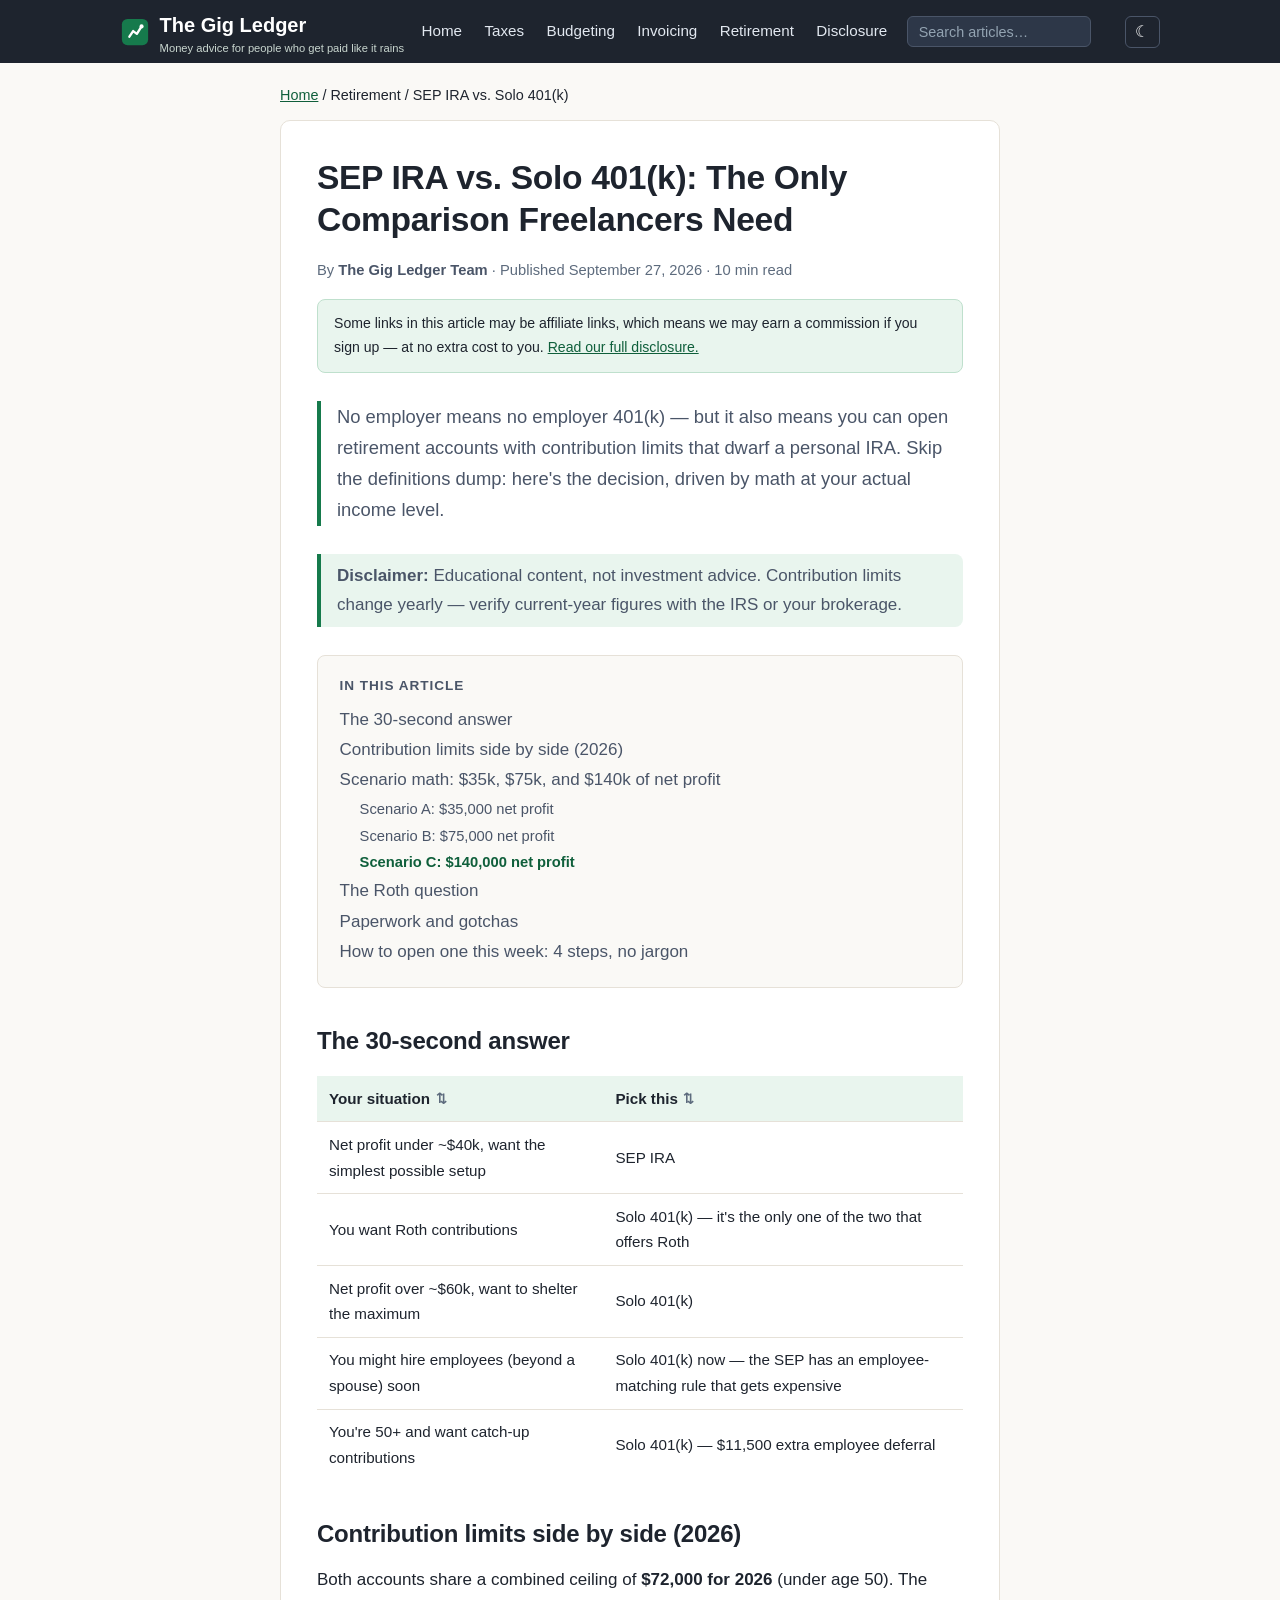
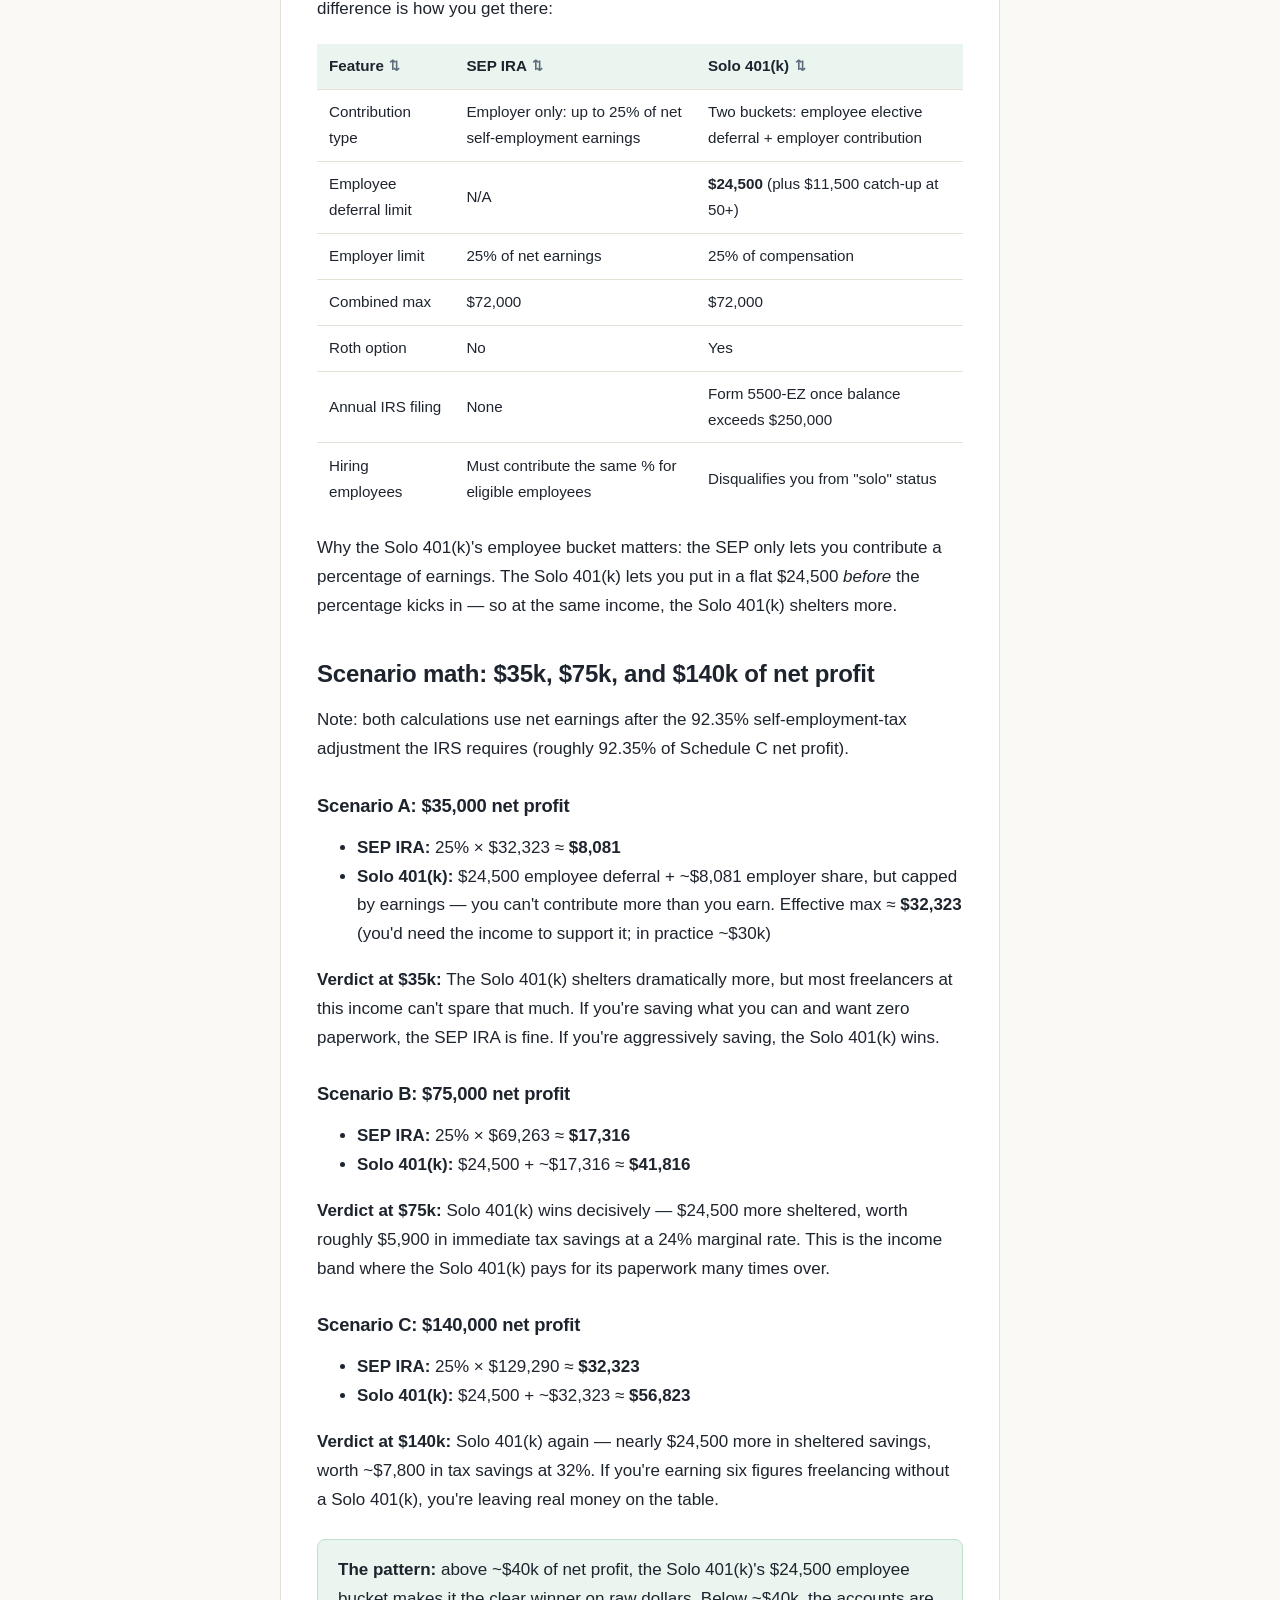
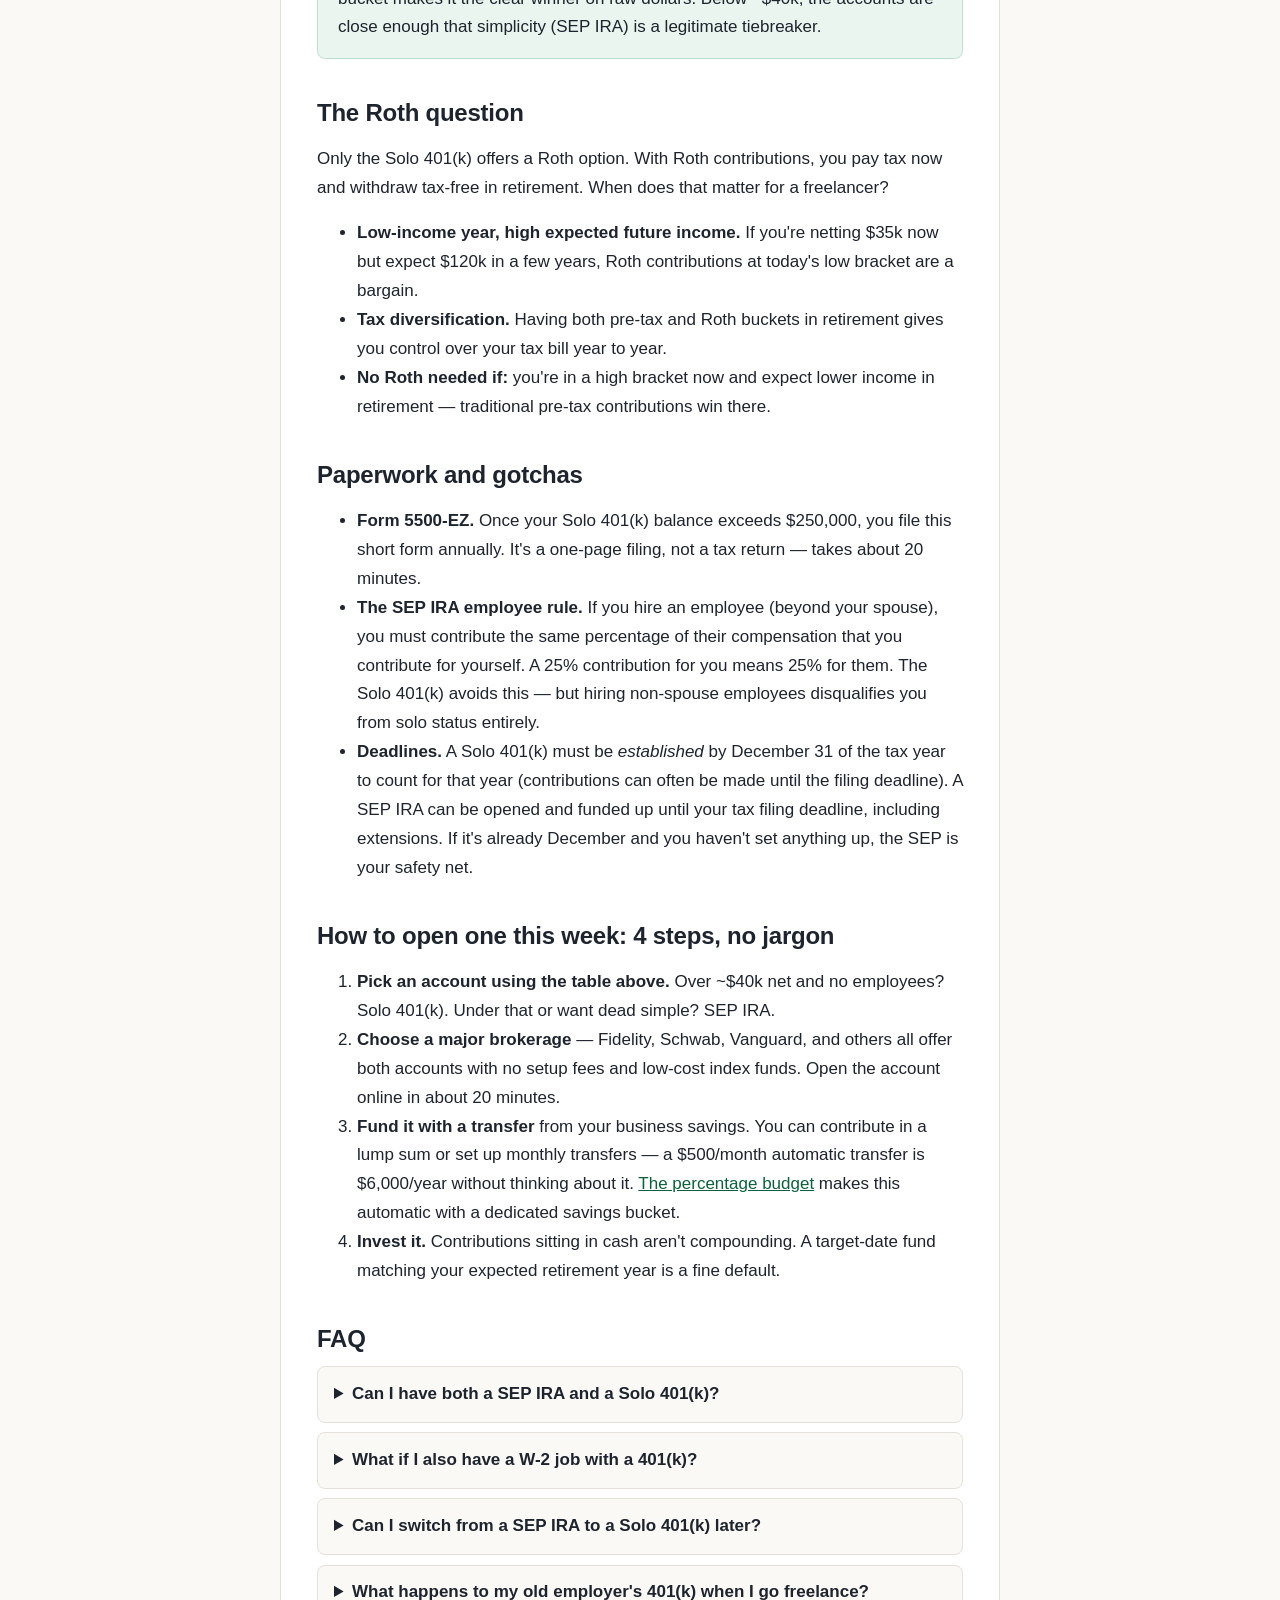
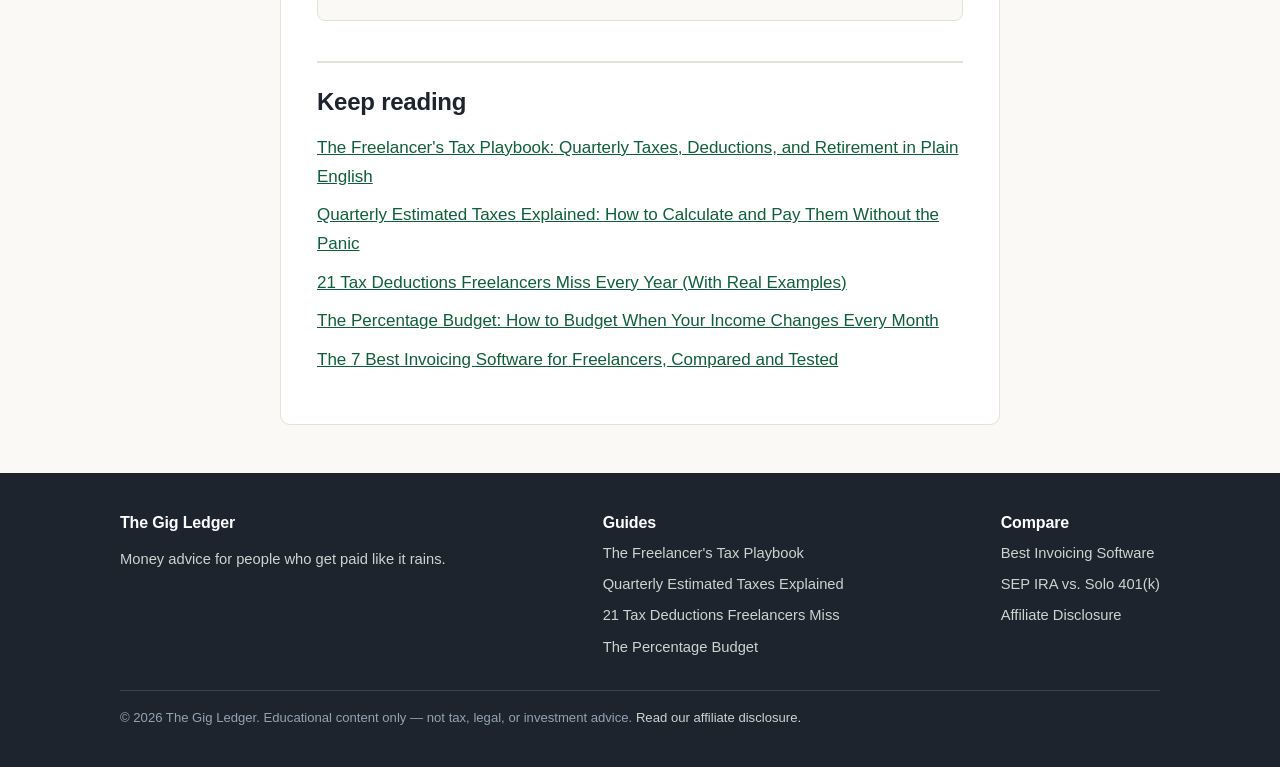
<file: articles/sep-ira-vs-solo-401k.html>
<!DOCTYPE html>
<html lang="en">
<head>
  <meta charset="UTF-8">
  <meta name="viewport" content="width=device-width, initial-scale=1.0">
  <!-- MEDIVAVINE/JOURNEY: paste ad network script here -->
  <title>SEP IRA vs. Solo 401(k): The Only Comparison Freelancers Need — The Gig Ledger</title>
  <meta name="description" content="SEP IRA vs. Solo 401(k) for freelancers, decided by math: exact maximum contributions at $35k, $75k, and $140k net profit, the Roth question, paperwork gotchas, and how to open one this week.">
  <meta property="og:title" content="SEP IRA vs. Solo 401(k): The Only Comparison Freelancers Need">
  <meta property="og:description" content="A decision-first comparison with exact contribution math at $35k, $75k, and $140k of net profit — plus the Roth question and how to open an account this week.">
  <meta property="og:type" content="article">
  <meta property="og:url" content="https://freelancer-finance.pages.dev/articles/sep-ira-vs-solo-401k.html">
  <link rel="stylesheet" href="../styles.css">
<script>
/* Theme bootstrap: apply the saved theme (or prefers-color-scheme) before first paint. */
(function(){try{var t=localStorage.getItem('gigledger-theme');if(!t){t=window.matchMedia&&window.matchMedia('(prefers-color-scheme: dark)').matches?'dark':'light';}document.documentElement.setAttribute('data-theme',t);}catch(e){}})();
</script>
<script src="../assets/site.js" defer></script>
</head>
<body>

<header class="site-header">
  <div class="wrap">
    <a class="brand" href="../index.html" aria-label="The Gig Ledger home">
      <svg width="30" height="30" viewBox="0 0 32 32" role="img" aria-label="The Gig Ledger logo">
        <rect x="2" y="2" width="28" height="28" rx="6" fill="#167a4c"/>
        <path d="M10 21 L14 15 L18 18 L23 10" stroke="#fff" stroke-width="2.5" fill="none" stroke-linecap="round" stroke-linejoin="round"/>
        <circle cx="23" cy="10" r="2.2" fill="#fff"/>
      </svg>
      <span>The Gig Ledger
        <span class="brand-tag">Money advice for people who get paid like it rains</span>
      </span>
    </a>
    <nav class="site-nav" id="siteNav" aria-label="Primary">
      <ul>
        <li><a href="../index.html">Home</a></li>
        <li><a href="the-freelancers-tax-playbook.html">Taxes</a></li>
        <li><a href="the-percentage-budget.html">Budgeting</a></li>
        <li><a href="best-invoicing-software-for-freelancers.html">Invoicing</a></li>
        <li><a href="sep-ira-vs-solo-401k.html">Retirement</a></li>
        <li><a href="../disclosure.html">Disclosure</a></li>
      </ul>
      <form class="site-search" role="search" onsubmit="return false;">
        <label class="visually-hidden" for="siteSearch">Search articles</label>
        <input id="siteSearch" class="site-search-input" type="search" name="q" placeholder="Search articles…" autocomplete="off" aria-expanded="false" aria-controls="searchResults" role="combobox" aria-autocomplete="list">
        <div class="site-search-results" id="searchResults" role="listbox" hidden></div>
      </form>

    </nav>
    <div class="header-buttons">
      <button class="theme-toggle" id="themeToggle" type="button" aria-pressed="false" aria-label="Switch to dark mode"><span class="theme-icon" aria-hidden="true">☾</span></button>
      <button class="nav-toggle" id="navToggle" aria-expanded="false" aria-controls="siteNav" aria-label="Toggle navigation">☰</button>
    </div>
  </div>
</header>

<main class="article-page">
  <p class="breadcrumb"><a href="../index.html">Home</a> / Retirement / SEP IRA vs. Solo 401(k)</p>

  <article>
    <h1>SEP IRA vs. Solo 401(k): The Only Comparison Freelancers Need</h1>
    <p class="byline">By <strong>The Gig Ledger Team</strong> · Published September 27, 2026 · 10 min read</p>

    <aside class="disclosure-note">Some links in this article may be affiliate links, which means we may earn a commission if you sign up — at no extra cost to you. <a href="../disclosure.html">Read our full disclosure.</a></aside>

    <p class="article-intro">No employer means no employer 401(k) — but it also means you can open retirement accounts with contribution limits that dwarf a personal IRA. Skip the definitions dump: here's the decision, driven by math at your actual income level.</p>

    <blockquote><strong>Disclaimer:</strong> Educational content, not investment advice. Contribution limits change yearly — verify current-year figures with the IRS or your brokerage.</blockquote>

    <h2>The 30-second answer</h2>

    <table>
      <thead>
        <tr><th>Your situation</th><th>Pick this</th></tr>
      </thead>
      <tbody>
        <tr><td>Net profit under ~$40k, want the simplest possible setup</td><td>SEP IRA</td></tr>
        <tr><td>You want Roth contributions</td><td>Solo 401(k) — it's the only one of the two that offers Roth</td></tr>
        <tr><td>Net profit over ~$60k, want to shelter the maximum</td><td>Solo 401(k)</td></tr>
        <tr><td>You might hire employees (beyond a spouse) soon</td><td>Solo 401(k) now — the SEP has an employee-matching rule that gets expensive</td></tr>
        <tr><td>You're 50+ and want catch-up contributions</td><td>Solo 401(k) — $11,500 extra employee deferral</td></tr>
      </tbody>
    </table>

    <h2>Contribution limits side by side (2026)</h2>

    <p>Both accounts share a combined ceiling of <strong>$72,000 for 2026</strong> (under age 50). The difference is how you get there:</p>

    <table>
      <thead>
        <tr><th>Feature</th><th>SEP IRA</th><th>Solo 401(k)</th></tr>
      </thead>
      <tbody>
        <tr><td>Contribution type</td><td>Employer only: up to 25% of net self-employment earnings</td><td>Two buckets: employee elective deferral + employer contribution</td></tr>
        <tr><td>Employee deferral limit</td><td>N/A</td><td><strong>$24,500</strong> (plus $11,500 catch-up at 50+)</td></tr>
        <tr><td>Employer limit</td><td>25% of net earnings</td><td>25% of compensation</td></tr>
        <tr><td>Combined max</td><td>$72,000</td><td>$72,000</td></tr>
        <tr><td>Roth option</td><td>No</td><td>Yes</td></tr>
        <tr><td>Annual IRS filing</td><td>None</td><td>Form 5500-EZ once balance exceeds $250,000</td></tr>
        <tr><td>Hiring employees</td><td>Must contribute the same % for eligible employees</td><td>Disqualifies you from "solo" status</td></tr>
      </tbody>
    </table>

    <p>Why the Solo 401(k)'s employee bucket matters: the SEP only lets you contribute a percentage of earnings. The Solo 401(k) lets you put in a flat $24,500 <em>before</em> the percentage kicks in — so at the same income, the Solo 401(k) shelters more.</p>

    <h2>Scenario math: $35k, $75k, and $140k of net profit</h2>

    <p>Note: both calculations use net earnings after the 92.35% self-employment-tax adjustment the IRS requires (roughly 92.35% of Schedule C net profit).</p>

    <h3>Scenario A: $35,000 net profit</h3>
    <ul>
      <li><strong>SEP IRA:</strong> 25% × $32,323 ≈ <strong>$8,081</strong></li>
      <li><strong>Solo 401(k):</strong> $24,500 employee deferral + ~$8,081 employer share, but capped by earnings — you can't contribute more than you earn. Effective max ≈ <strong>$32,323</strong> (you'd need the income to support it; in practice ~$30k)</li>
    </ul>
    <p><strong>Verdict at $35k:</strong> The Solo 401(k) shelters dramatically more, but most freelancers at this income can't spare that much. If you're saving what you can and want zero paperwork, the SEP IRA is fine. If you're aggressively saving, the Solo 401(k) wins.</p>

    <h3>Scenario B: $75,000 net profit</h3>
    <ul>
      <li><strong>SEP IRA:</strong> 25% × $69,263 ≈ <strong>$17,316</strong></li>
      <li><strong>Solo 401(k):</strong> $24,500 + ~$17,316 ≈ <strong>$41,816</strong></li>
    </ul>
    <p><strong>Verdict at $75k:</strong> Solo 401(k) wins decisively — $24,500 more sheltered, worth roughly $5,900 in immediate tax savings at a 24% marginal rate. This is the income band where the Solo 401(k) pays for its paperwork many times over.</p>

    <h3>Scenario C: $140,000 net profit</h3>
    <ul>
      <li><strong>SEP IRA:</strong> 25% × $129,290 ≈ <strong>$32,323</strong></li>
      <li><strong>Solo 401(k):</strong> $24,500 + ~$32,323 ≈ <strong>$56,823</strong></li>
    </ul>
    <p><strong>Verdict at $140k:</strong> Solo 401(k) again — nearly $24,500 more in sheltered savings, worth ~$7,800 in tax savings at 32%. If you're earning six figures freelancing without a Solo 401(k), you're leaving real money on the table.</p>

    <div class="callout"><strong>The pattern:</strong> above ~$40k of net profit, the Solo 401(k)'s $24,500 employee bucket makes it the clear winner on raw dollars. Below ~$40k, the accounts are close enough that simplicity (SEP IRA) is a legitimate tiebreaker.</div>

    <h2>The Roth question</h2>

    <p>Only the Solo 401(k) offers a Roth option. With Roth contributions, you pay tax now and withdraw tax-free in retirement. When does that matter for a freelancer?</p>

    <ul>
      <li><strong>Low-income year, high expected future income.</strong> If you're netting $35k now but expect $120k in a few years, Roth contributions at today's low bracket are a bargain.</li>
      <li><strong>Tax diversification.</strong> Having both pre-tax and Roth buckets in retirement gives you control over your tax bill year to year.</li>
      <li><strong>No Roth needed if:</strong> you're in a high bracket now and expect lower income in retirement — traditional pre-tax contributions win there.</li>
    </ul>

    <h2>Paperwork and gotchas</h2>

    <ul>
      <li><strong>Form 5500-EZ.</strong> Once your Solo 401(k) balance exceeds $250,000, you file this short form annually. It's a one-page filing, not a tax return — takes about 20 minutes.</li>
      <li><strong>The SEP IRA employee rule.</strong> If you hire an employee (beyond your spouse), you must contribute the same percentage of their compensation that you contribute for yourself. A 25% contribution for you means 25% for them. The Solo 401(k) avoids this — but hiring non-spouse employees disqualifies you from solo status entirely.</li>
      <li><strong>Deadlines.</strong> A Solo 401(k) must be <em>established</em> by December 31 of the tax year to count for that year (contributions can often be made until the filing deadline). A SEP IRA can be opened and funded up until your tax filing deadline, including extensions. If it's already December and you haven't set anything up, the SEP is your safety net.</li>
    </ul>

    <h2>How to open one this week: 4 steps, no jargon</h2>

    <ol>
      <li><strong>Pick an account using the table above.</strong> Over ~$40k net and no employees? Solo 401(k). Under that or want dead simple? SEP IRA.</li>
      <li><strong>Choose a major brokerage</strong> — Fidelity, Schwab, Vanguard, and others all offer both accounts with no setup fees and low-cost index funds. Open the account online in about 20 minutes.</li>
      <li><strong>Fund it with a transfer</strong> from your business savings. You can contribute in a lump sum or set up monthly transfers — a $500/month automatic transfer is $6,000/year without thinking about it. <a href="the-percentage-budget.html">The percentage budget</a> makes this automatic with a dedicated savings bucket.</li>
      <li><strong>Invest it.</strong> Contributions sitting in cash aren't compounding. A target-date fund matching your expected retirement year is a fine default.</li>
    </ol>

    <!-- AFFILIATE: Brokerage Solo 401(k)/SEP IRA account programs via Impact.com / CJ Affiliate — highest intent placement in the "how to open one" section. -->

    <section class="faq">
      <h2>FAQ</h2>
      <details>
        <summary>Can I have both a SEP IRA and a Solo 401(k)?</summary>
        <p>Yes, but contributions across all your employer plans share the $72,000 combined cap. Most freelancers are better off picking one and maxing it.</p>
      </details>
      <details>
        <summary>What if I also have a W-2 job with a 401(k)?</summary>
        <p>The $24,500 employee deferral limit is shared across <em>all</em> your 401(k)s. If you already deferred $15,000 at your day job, you can only defer $9,500 more in your Solo 401(k). The employer-side 25% is calculated separately per business.</p>
      </details>
      <details>
        <summary>Can I switch from a SEP IRA to a Solo 401(k) later?</summary>
        <p>Yes. Open the Solo 401(k) in the new year and roll your SEP IRA funds into it. Many freelancers start with a SEP for simplicity and upgrade as income grows — there's no penalty for doing so.</p>
      </details>
      <details>
        <summary>What happens to my old employer's 401(k) when I go freelance?</summary>
        <p>Four options: leave it, roll it into your Solo 401(k), roll it into an IRA, or cash it out (don't — taxes plus a 10% early-withdrawal penalty before 59½). Rolling into your Solo 401(k) keeps everything in one place.</p>
      </details>
    </section>

    <section class="keep-reading">
      <h2>Keep reading</h2>
      <ul>
        <li><a href="the-freelancers-tax-playbook.html">The Freelancer's Tax Playbook: Quarterly Taxes, Deductions, and Retirement in Plain English</a></li>
        <li><a href="quarterly-estimated-taxes-explained.html">Quarterly Estimated Taxes Explained: How to Calculate and Pay Them Without the Panic</a></li>
        <li><a href="21-tax-deductions-freelancers-miss.html">21 Tax Deductions Freelancers Miss Every Year (With Real Examples)</a></li>
        <li><a href="the-percentage-budget.html">The Percentage Budget: How to Budget When Your Income Changes Every Month</a></li>
        <li><a href="best-invoicing-software-for-freelancers.html">The 7 Best Invoicing Software for Freelancers, Compared and Tested</a></li>
      </ul>
    </section>
  </article>
</main>

<footer class="site-footer">
  <div class="wrap">
    <div>
      <h3>The Gig Ledger</h3>
      <p>Money advice for people who get paid like it rains.</p>
    </div>
    <div>
      <h3>Guides</h3>
      <ul>
        <li><a href="the-freelancers-tax-playbook.html">The Freelancer's Tax Playbook</a></li>
        <li><a href="quarterly-estimated-taxes-explained.html">Quarterly Estimated Taxes Explained</a></li>
        <li><a href="21-tax-deductions-freelancers-miss.html">21 Tax Deductions Freelancers Miss</a></li>
        <li><a href="the-percentage-budget.html">The Percentage Budget</a></li>
      </ul>
    </div>
    <div>
      <h3>Compare</h3>
      <ul>
        <li><a href="best-invoicing-software-for-freelancers.html">Best Invoicing Software</a></li>
        <li><a href="sep-ira-vs-solo-401k.html">SEP IRA vs. Solo 401(k)</a></li>
        <li><a href="../disclosure.html">Affiliate Disclosure</a></li>
      </ul>
    </div>
  </div>
  <div class="wrap">
    <p class="footer-bottom">© 2026 The Gig Ledger. Educational content only — not tax, legal, or investment advice. <a href="../disclosure.html">Read our affiliate disclosure.</a></p>
  </div>
</footer>

</body>
</html>
</file>
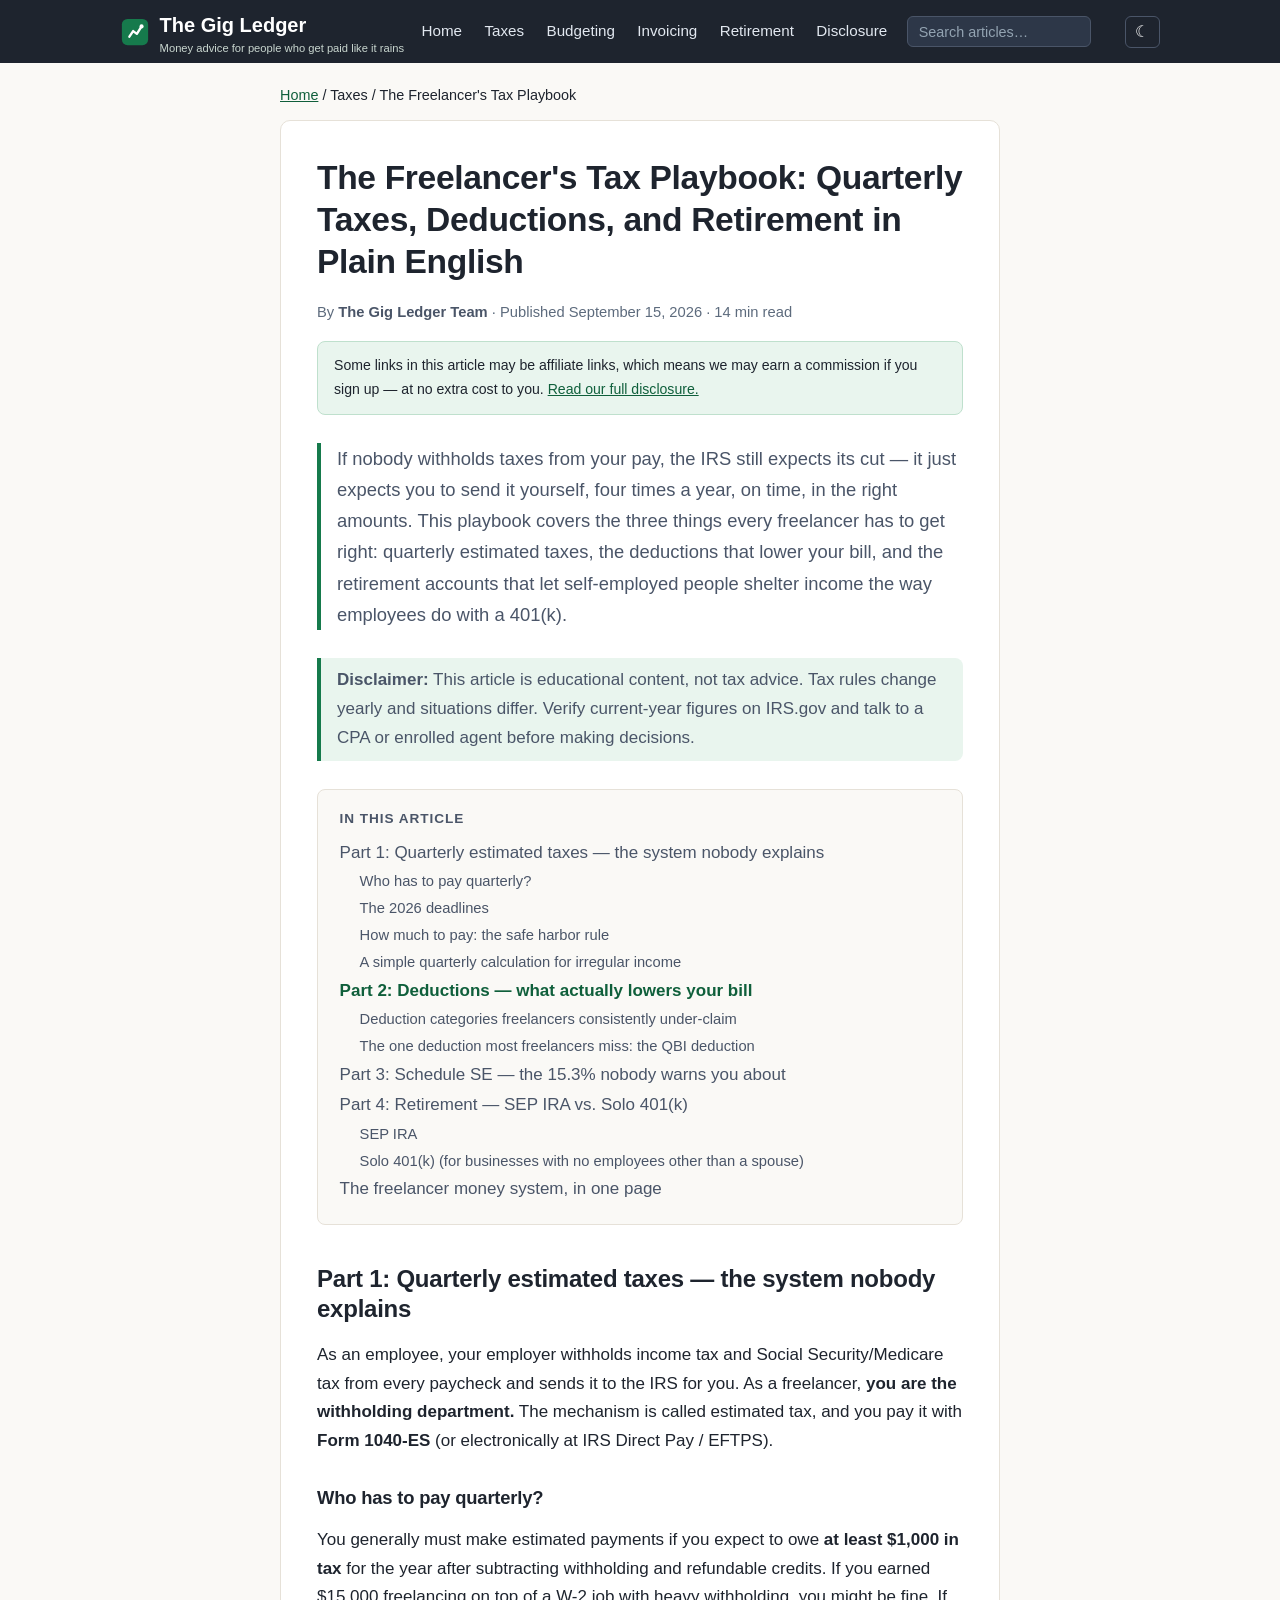
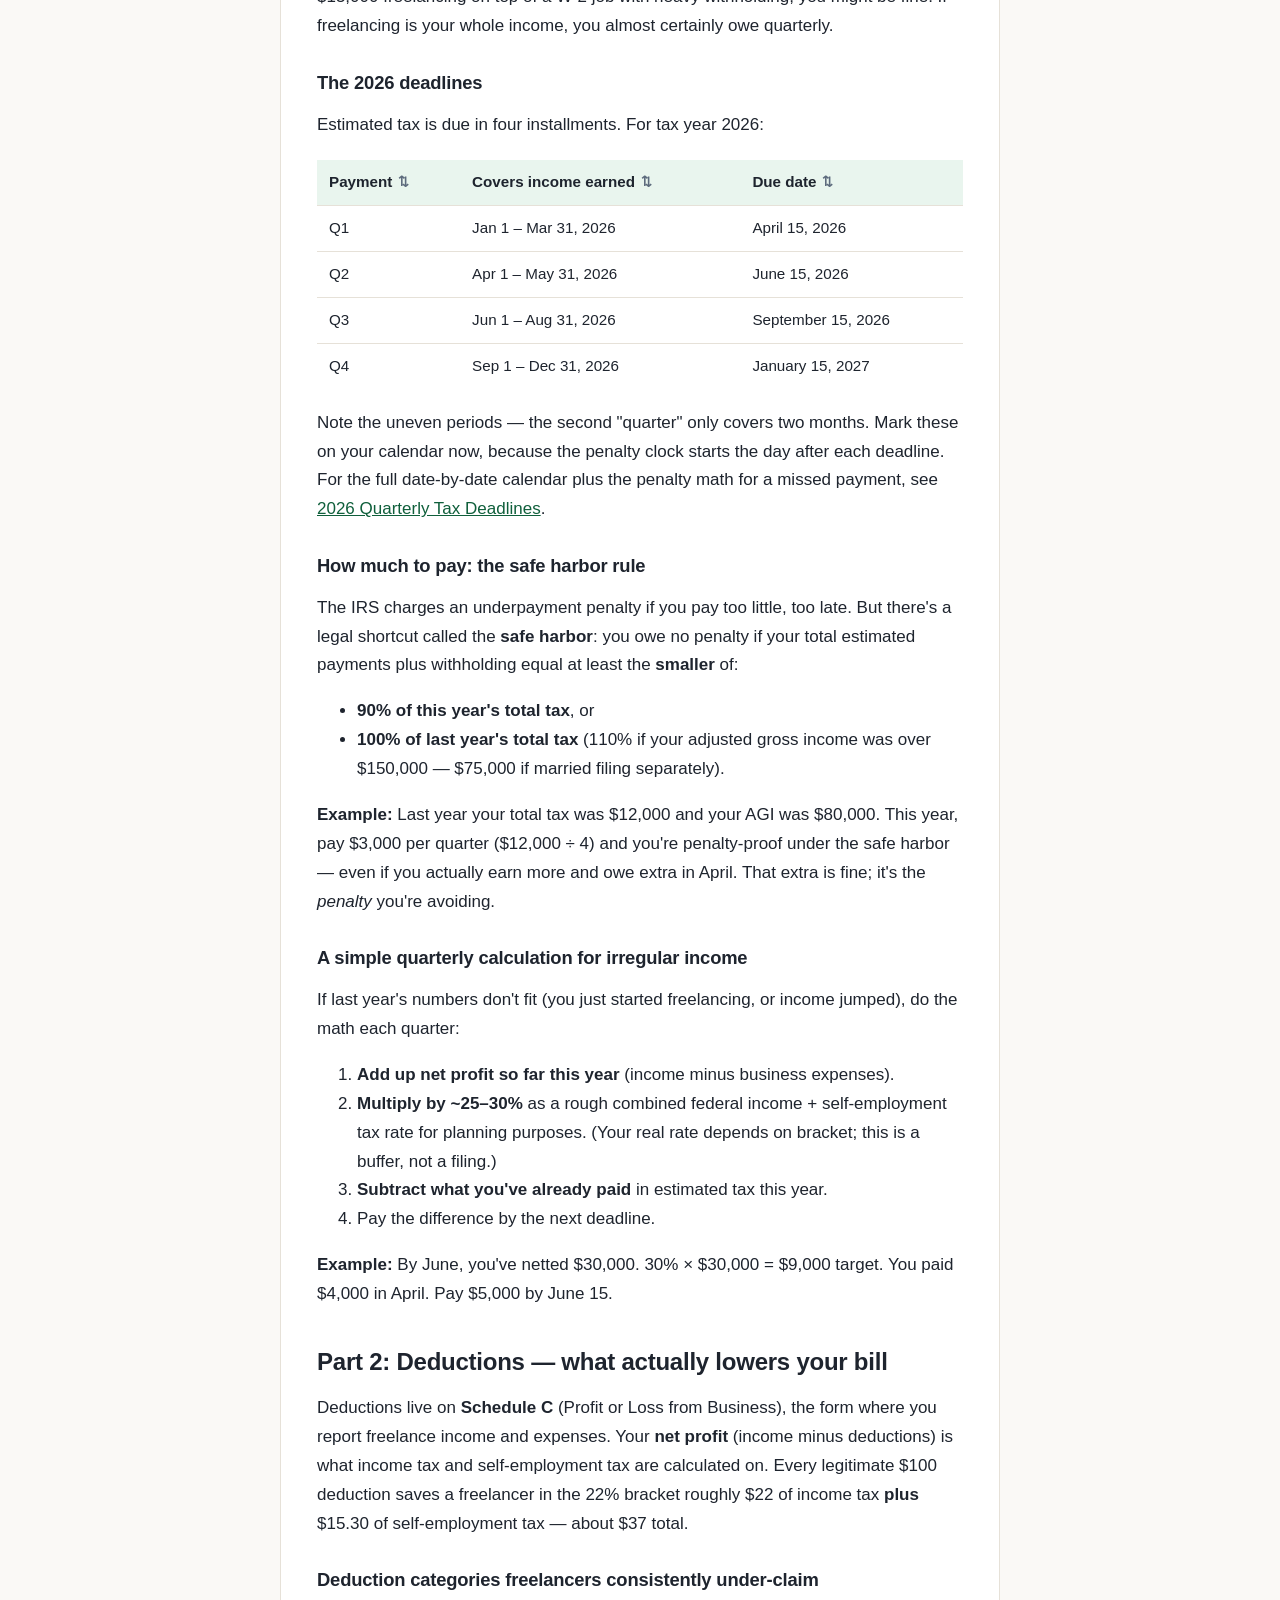
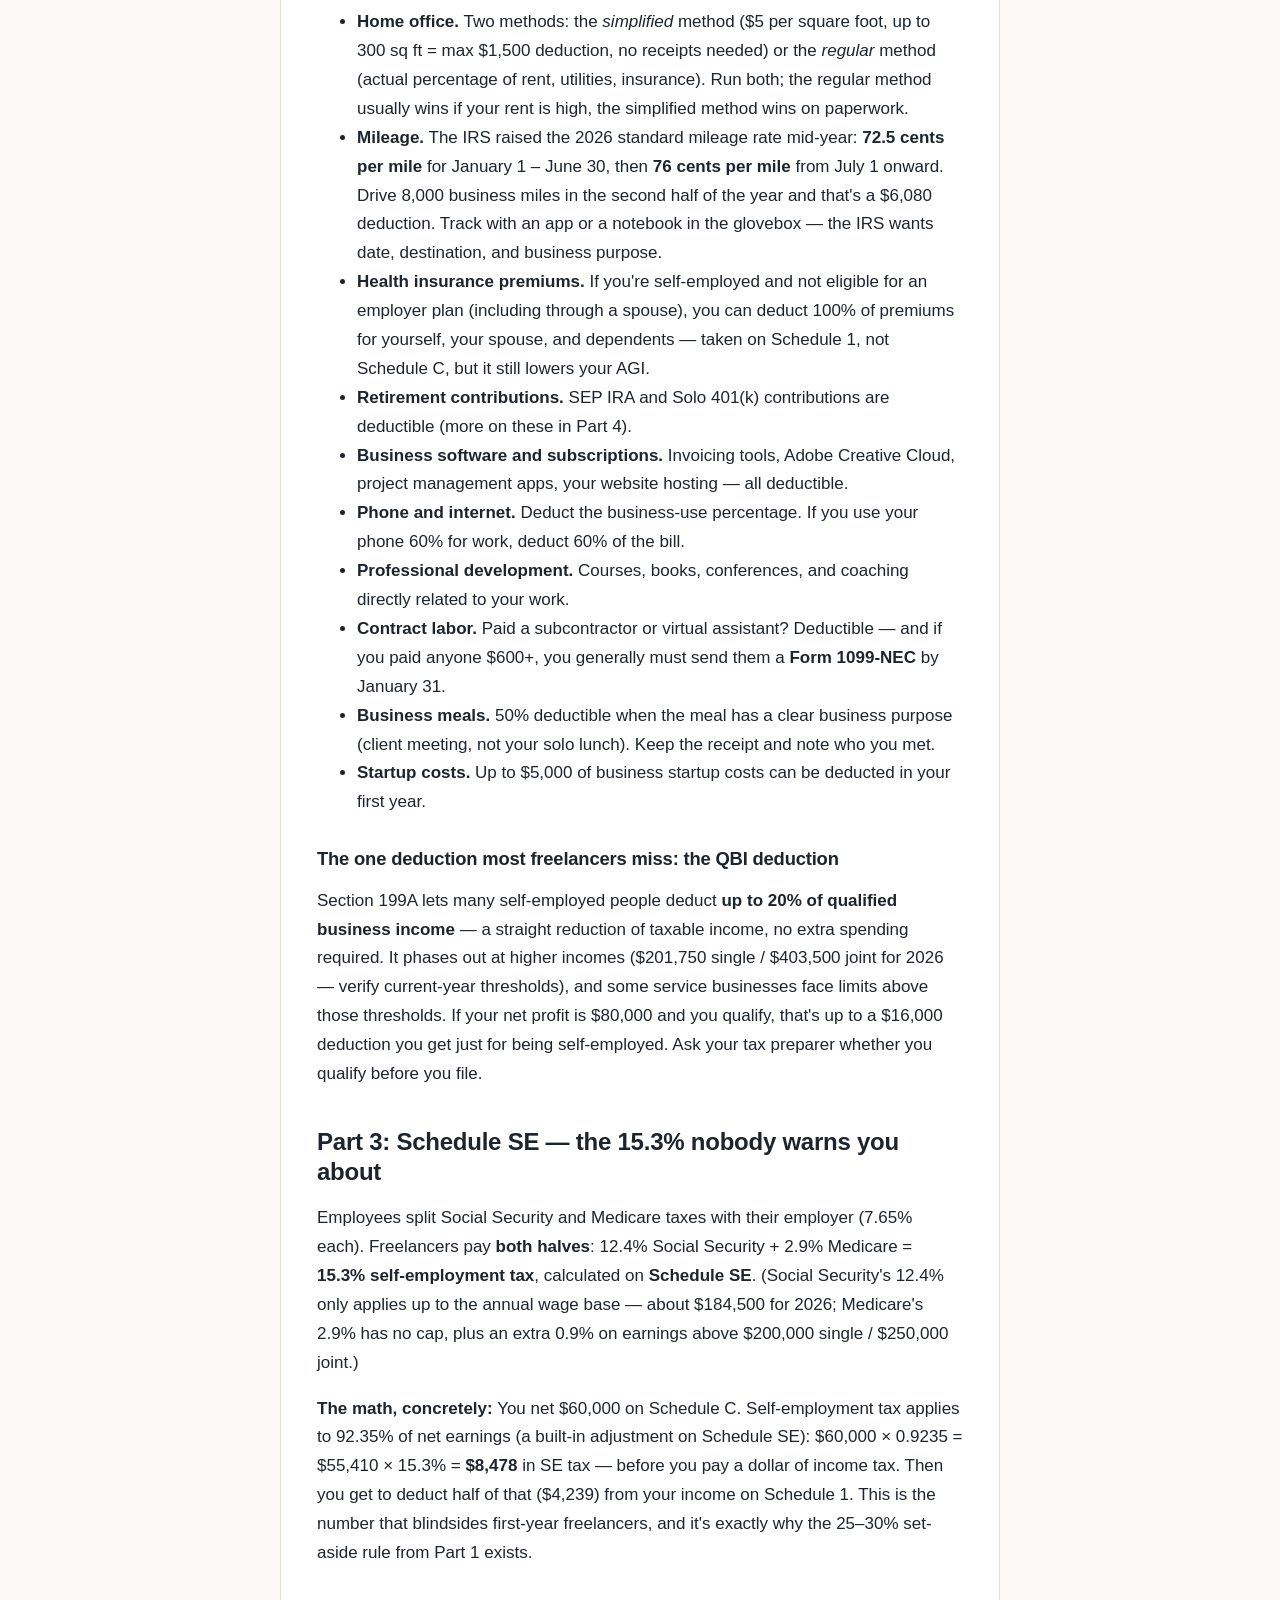
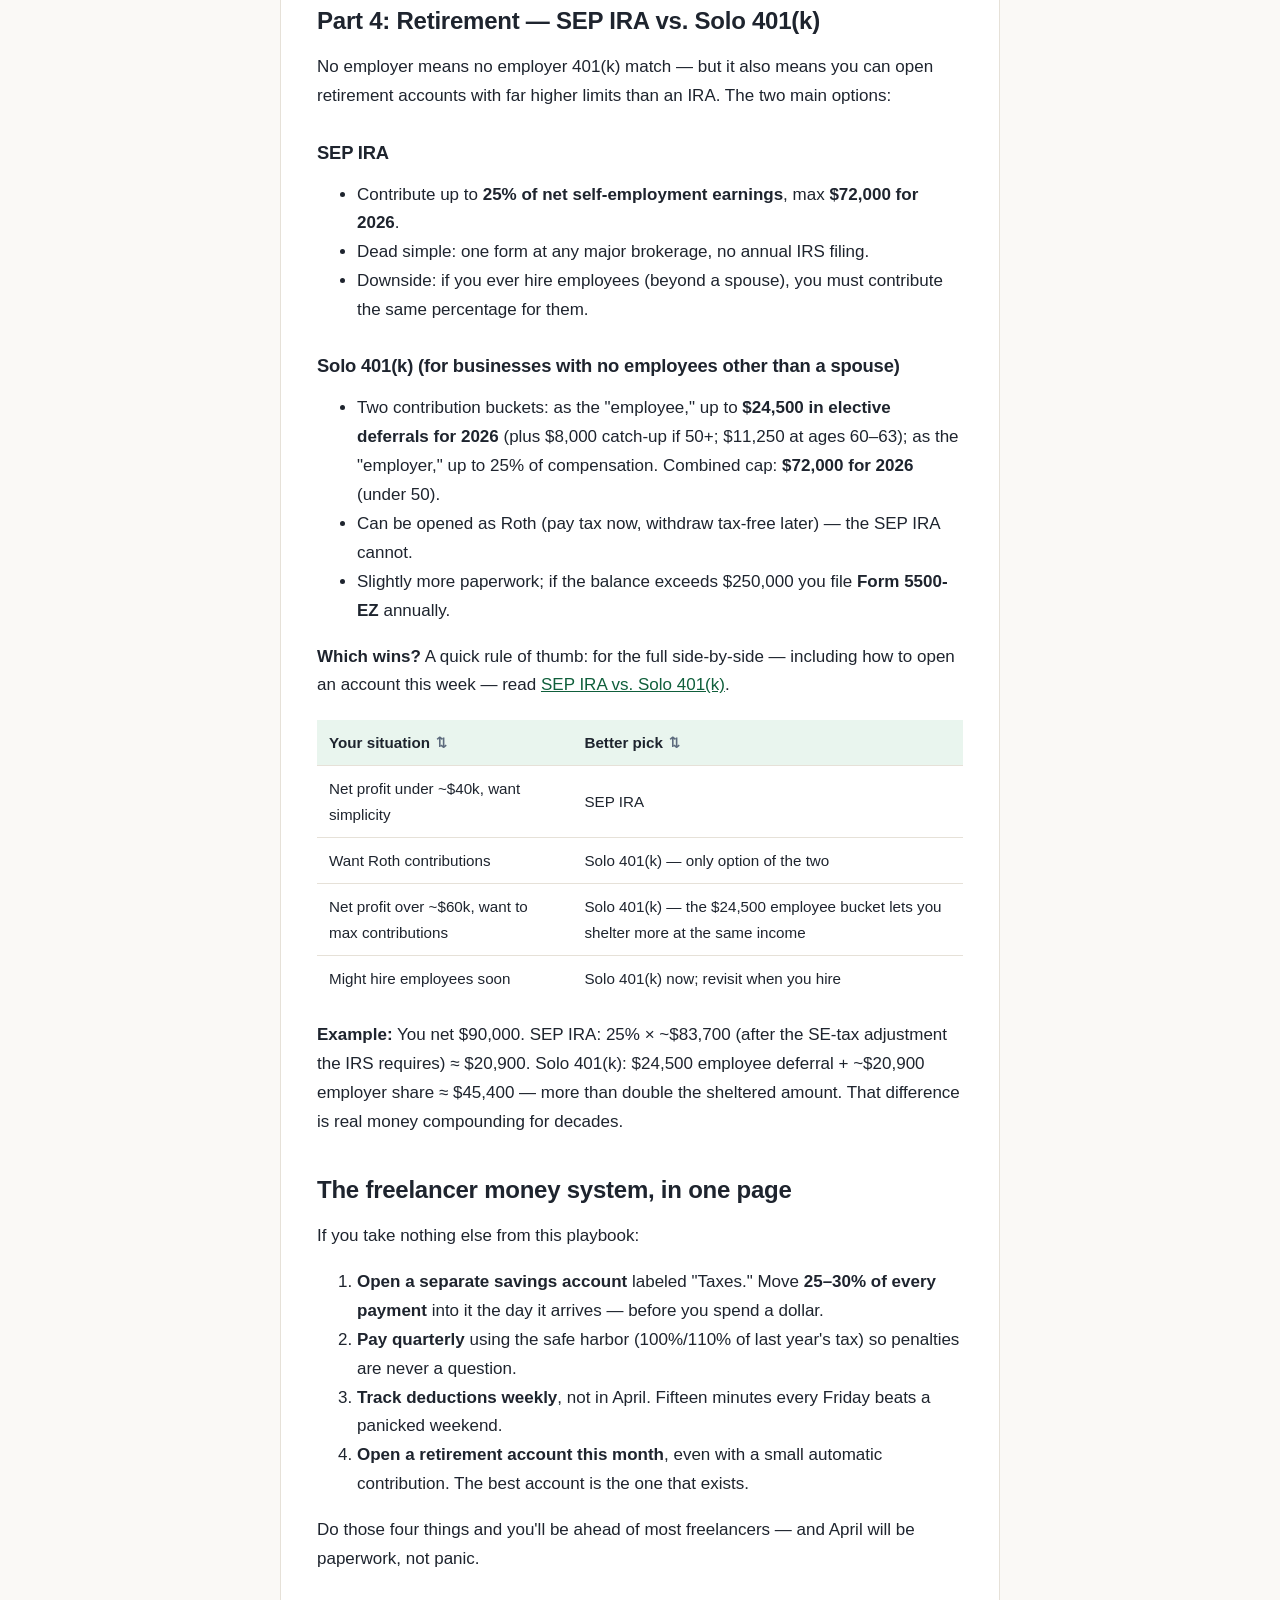
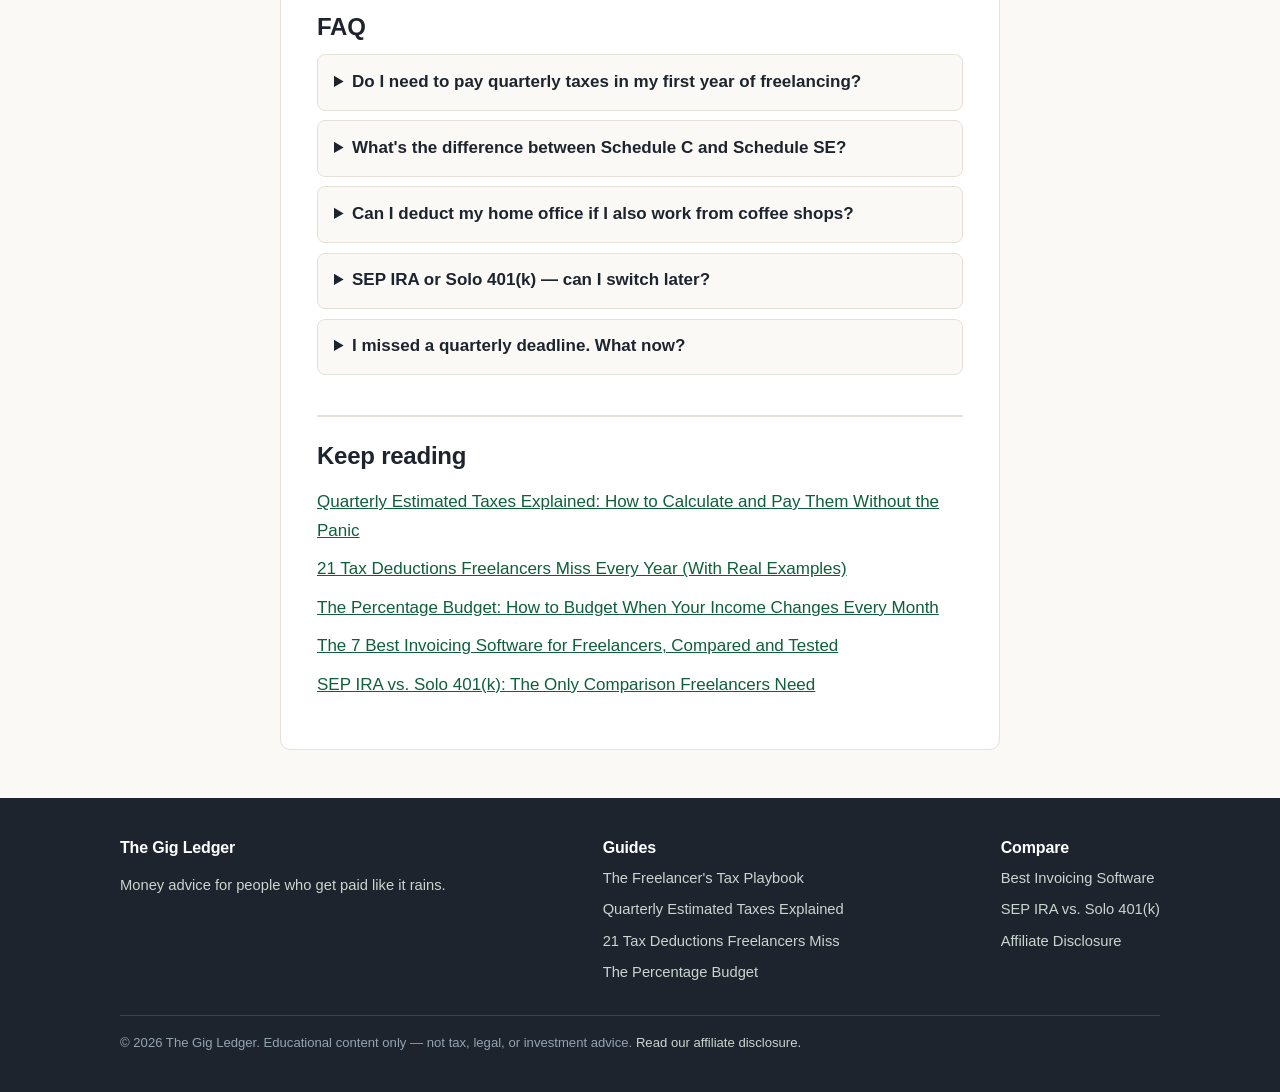
<file: articles/the-freelancers-tax-playbook.html>
<!DOCTYPE html>
<html lang="en">
<head>
  <meta charset="UTF-8">
  <meta name="viewport" content="width=device-width, initial-scale=1.0">
  <!-- MEDIVAVINE/JOURNEY: paste ad network script here -->
  <title>The Freelancer's Tax Playbook: Quarterly Taxes, Deductions &amp; Retirement — The Gig Ledger</title>
  <meta name="description" content="Freelancer taxes explained with real numbers: how quarterly estimated taxes work (Form 1040-ES), which deductions to take on Schedule C, how Schedule SE self-employment tax is calculated, and SEP IRA vs. Solo 401(k) retirement options — all in plain English.">
  <meta property="og:title" content="The Freelancer's Tax Playbook: Quarterly Taxes, Deductions, and Retirement in Plain English">
  <meta property="og:description" content="The three things every freelancer has to get right — quarterly estimated taxes, deductions, and retirement accounts — explained with real numbers and worked examples.">
  <meta property="og:type" content="article">
  <meta property="og:url" content="https://freelancer-finance.pages.dev/articles/the-freelancers-tax-playbook.html">
  <link rel="stylesheet" href="../styles.css">
<script>
/* Theme bootstrap: apply the saved theme (or prefers-color-scheme) before first paint. */
(function(){try{var t=localStorage.getItem('gigledger-theme');if(!t){t=window.matchMedia&&window.matchMedia('(prefers-color-scheme: dark)').matches?'dark':'light';}document.documentElement.setAttribute('data-theme',t);}catch(e){}})();
</script>
<script src="../assets/site.js" defer></script>
</head>
<body>

<header class="site-header">
  <div class="wrap">
    <a class="brand" href="../index.html" aria-label="The Gig Ledger home">
      <svg width="30" height="30" viewBox="0 0 32 32" role="img" aria-label="The Gig Ledger logo">
        <rect x="2" y="2" width="28" height="28" rx="6" fill="#167a4c"/>
        <path d="M10 21 L14 15 L18 18 L23 10" stroke="#fff" stroke-width="2.5" fill="none" stroke-linecap="round" stroke-linejoin="round"/>
        <circle cx="23" cy="10" r="2.2" fill="#fff"/>
      </svg>
      <span>The Gig Ledger
        <span class="brand-tag">Money advice for people who get paid like it rains</span>
      </span>
    </a>
    <nav class="site-nav" id="siteNav" aria-label="Primary">
      <ul>
        <li><a href="../index.html">Home</a></li>
        <li><a href="the-freelancers-tax-playbook.html">Taxes</a></li>
        <li><a href="the-percentage-budget.html">Budgeting</a></li>
        <li><a href="best-invoicing-software-for-freelancers.html">Invoicing</a></li>
        <li><a href="sep-ira-vs-solo-401k.html">Retirement</a></li>
        <li><a href="../disclosure.html">Disclosure</a></li>
      </ul>
      <form class="site-search" role="search" onsubmit="return false;">
        <label class="visually-hidden" for="siteSearch">Search articles</label>
        <input id="siteSearch" class="site-search-input" type="search" name="q" placeholder="Search articles…" autocomplete="off" aria-expanded="false" aria-controls="searchResults" role="combobox" aria-autocomplete="list">
        <div class="site-search-results" id="searchResults" role="listbox" hidden></div>
      </form>

    </nav>
    <div class="header-buttons">
      <button class="theme-toggle" id="themeToggle" type="button" aria-pressed="false" aria-label="Switch to dark mode"><span class="theme-icon" aria-hidden="true">☾</span></button>
      <button class="nav-toggle" id="navToggle" aria-expanded="false" aria-controls="siteNav" aria-label="Toggle navigation">☰</button>
    </div>
  </div>
</header>

<main class="article-page">
  <p class="breadcrumb"><a href="../index.html">Home</a> / Taxes / The Freelancer's Tax Playbook</p>

  <article>
    <h1>The Freelancer's Tax Playbook: Quarterly Taxes, Deductions, and Retirement in Plain English</h1>
    <p class="byline">By <strong>The Gig Ledger Team</strong> · Published September 15, 2026 · 14 min read</p>

    <aside class="disclosure-note">Some links in this article may be affiliate links, which means we may earn a commission if you sign up — at no extra cost to you. <a href="../disclosure.html">Read our full disclosure.</a></aside>

    <p class="article-intro">If nobody withholds taxes from your pay, the IRS still expects its cut — it just expects you to send it yourself, four times a year, on time, in the right amounts. This playbook covers the three things every freelancer has to get right: quarterly estimated taxes, the deductions that lower your bill, and the retirement accounts that let self-employed people shelter income the way employees do with a 401(k).</p>

    <blockquote><strong>Disclaimer:</strong> This article is educational content, not tax advice. Tax rules change yearly and situations differ. Verify current-year figures on IRS.gov and talk to a CPA or enrolled agent before making decisions.</blockquote>

    <h2>Part 1: Quarterly estimated taxes — the system nobody explains</h2>

    <p>As an employee, your employer withholds income tax and Social Security/Medicare tax from every paycheck and sends it to the IRS for you. As a freelancer, <strong>you are the withholding department.</strong> The mechanism is called estimated tax, and you pay it with <strong>Form 1040-ES</strong> (or electronically at IRS Direct Pay / EFTPS).</p>

    <h3>Who has to pay quarterly?</h3>
    <p>You generally must make estimated payments if you expect to owe <strong>at least $1,000 in tax</strong> for the year after subtracting withholding and refundable credits. If you earned $15,000 freelancing on top of a W-2 job with heavy withholding, you might be fine. If freelancing is your whole income, you almost certainly owe quarterly.</p>

    <h3>The 2026 deadlines</h3>
    <p>Estimated tax is due in four installments. For tax year 2026:</p>
    <table>
      <thead>
        <tr><th>Payment</th><th>Covers income earned</th><th>Due date</th></tr>
      </thead>
      <tbody>
        <tr><td>Q1</td><td>Jan 1 – Mar 31, 2026</td><td>April 15, 2026</td></tr>
        <tr><td>Q2</td><td>Apr 1 – May 31, 2026</td><td>June 15, 2026</td></tr>
        <tr><td>Q3</td><td>Jun 1 – Aug 31, 2026</td><td>September 15, 2026</td></tr>
        <tr><td>Q4</td><td>Sep 1 – Dec 31, 2026</td><td>January 15, 2027</td></tr>
      </tbody>
    </table>
    <p>Note the uneven periods — the second "quarter" only covers two months. Mark these on your calendar now, because the penalty clock starts the day after each deadline. For the full date-by-date calendar plus the penalty math for a missed payment, see <a href="2026-quarterly-tax-deadlines.html">2026 Quarterly Tax Deadlines</a>.</p>

    <h3>How much to pay: the safe harbor rule</h3>
    <p>The IRS charges an underpayment penalty if you pay too little, too late. But there's a legal shortcut called the <strong>safe harbor</strong>: you owe no penalty if your total estimated payments plus withholding equal at least the <strong>smaller</strong> of:</p>
    <ul>
      <li><strong>90% of this year's total tax</strong>, or</li>
      <li><strong>100% of last year's total tax</strong> (110% if your adjusted gross income was over $150,000 — $75,000 if married filing separately).</li>
    </ul>
    <p><strong>Example:</strong> Last year your total tax was $12,000 and your AGI was $80,000. This year, pay $3,000 per quarter ($12,000 ÷ 4) and you're penalty-proof under the safe harbor — even if you actually earn more and owe extra in April. That extra is fine; it's the <em>penalty</em> you're avoiding.</p>

    <h3>A simple quarterly calculation for irregular income</h3>
    <p>If last year's numbers don't fit (you just started freelancing, or income jumped), do the math each quarter:</p>
    <ol>
      <li><strong>Add up net profit so far this year</strong> (income minus business expenses).</li>
      <li><strong>Multiply by ~25–30%</strong> as a rough combined federal income + self-employment tax rate for planning purposes. (Your real rate depends on bracket; this is a buffer, not a filing.)</li>
      <li><strong>Subtract what you've already paid</strong> in estimated tax this year.</li>
      <li>Pay the difference by the next deadline.</li>
    </ol>
    <p><strong>Example:</strong> By June, you've netted $30,000. 30% × $30,000 = $9,000 target. You paid $4,000 in April. Pay $5,000 by June 15.</p>

    <!-- AFFILIATE: Estimated-tax calculator apps and tax software — e.g., Keeper Tax-style tools and TurboTax Self-Employed (join via Impact.com / CJ Affiliate). Place after the calculation walkthrough, where readers realize they'd rather automate this. -->
    <!-- AFFILIATE: Digital product cross-sell — The Quarterly Tax Calculator + Checklist Bundle ($29), a spreadsheet that runs this exact calculation from irregular income inputs, with deadline reminders. -->

    <h2>Part 2: Deductions — what actually lowers your bill</h2>

    <p>Deductions live on <strong>Schedule C</strong> (Profit or Loss from Business), the form where you report freelance income and expenses. Your <strong>net profit</strong> (income minus deductions) is what income tax and self-employment tax are calculated on. Every legitimate $100 deduction saves a freelancer in the 22% bracket roughly $22 of income tax <strong>plus</strong> $15.30 of self-employment tax — about $37 total.</p>

    <h3>Deduction categories freelancers consistently under-claim</h3>
    <ul>
      <li><strong>Home office.</strong> Two methods: the <em>simplified</em> method ($5 per square foot, up to 300 sq ft = max $1,500 deduction, no receipts needed) or the <em>regular</em> method (actual percentage of rent, utilities, insurance). Run both; the regular method usually wins if your rent is high, the simplified method wins on paperwork.</li>
      <li><strong>Mileage.</strong> The IRS raised the 2026 standard mileage rate mid-year: <strong>72.5 cents per mile</strong> for January 1 – June 30, then <strong>76 cents per mile</strong> from July 1 onward. Drive 8,000 business miles in the second half of the year and that's a $6,080 deduction. Track with an app or a notebook in the glovebox — the IRS wants date, destination, and business purpose.</li>
      <li><strong>Health insurance premiums.</strong> If you're self-employed and not eligible for an employer plan (including through a spouse), you can deduct 100% of premiums for yourself, your spouse, and dependents — taken on Schedule 1, not Schedule C, but it still lowers your AGI.</li>
      <li><strong>Retirement contributions.</strong> SEP IRA and Solo 401(k) contributions are deductible (more on these in Part 4).</li>
      <li><strong>Business software and subscriptions.</strong> Invoicing tools, Adobe Creative Cloud, project management apps, your website hosting — all deductible.</li>
      <li><strong>Phone and internet.</strong> Deduct the business-use percentage. If you use your phone 60% for work, deduct 60% of the bill.</li>
      <li><strong>Professional development.</strong> Courses, books, conferences, and coaching directly related to your work.</li>
      <li><strong>Contract labor.</strong> Paid a subcontractor or virtual assistant? Deductible — and if you paid anyone $600+, you generally must send them a <strong>Form 1099-NEC</strong> by January 31.</li>
      <li><strong>Business meals.</strong> 50% deductible when the meal has a clear business purpose (client meeting, not your solo lunch). Keep the receipt and note who you met.</li>
      <li><strong>Startup costs.</strong> Up to $5,000 of business startup costs can be deducted in your first year.</li>
    </ul>

    <h3>The one deduction most freelancers miss: the QBI deduction</h3>
    <p>Section 199A lets many self-employed people deduct <strong>up to 20% of qualified business income</strong> — a straight reduction of taxable income, no extra spending required. It phases out at higher incomes ($201,750 single / $403,500 joint for 2026 — verify current-year thresholds), and some service businesses face limits above those thresholds. If your net profit is $80,000 and you qualify, that's up to a $16,000 deduction you get just for being self-employed. Ask your tax preparer whether you qualify before you file.</p>

    <h2>Part 3: Schedule SE — the 15.3% nobody warns you about</h2>

    <p>Employees split Social Security and Medicare taxes with their employer (7.65% each). Freelancers pay <strong>both halves</strong>: 12.4% Social Security + 2.9% Medicare = <strong>15.3% self-employment tax</strong>, calculated on <strong>Schedule SE</strong>. (Social Security's 12.4% only applies up to the annual wage base — about $184,500 for 2026; Medicare's 2.9% has no cap, plus an extra 0.9% on earnings above $200,000 single / $250,000 joint.)</p>

    <p><strong>The math, concretely:</strong> You net $60,000 on Schedule C. Self-employment tax applies to 92.35% of net earnings (a built-in adjustment on Schedule SE): $60,000 × 0.9235 = $55,410 × 15.3% = <strong>$8,478</strong> in SE tax — before you pay a dollar of income tax. Then you get to deduct half of that ($4,239) from your income on Schedule 1. This is the number that blindsides first-year freelancers, and it's exactly why the 25–30% set-aside rule from Part 1 exists.</p>

    <h2>Part 4: Retirement — SEP IRA vs. Solo 401(k)</h2>

    <p>No employer means no employer 401(k) match — but it also means you can open retirement accounts with far higher limits than an IRA. The two main options:</p>

    <h3>SEP IRA</h3>
    <ul>
      <li>Contribute up to <strong>25% of net self-employment earnings</strong>, max <strong>$72,000 for 2026</strong>.</li>
      <li>Dead simple: one form at any major brokerage, no annual IRS filing.</li>
      <li>Downside: if you ever hire employees (beyond a spouse), you must contribute the same percentage for them.</li>
    </ul>

    <h3>Solo 401(k) (for businesses with no employees other than a spouse)</h3>
    <ul>
      <li>Two contribution buckets: as the "employee," up to <strong>$24,500 in elective deferrals for 2026</strong> (plus $8,000 catch-up if 50+; $11,250 at ages 60–63); as the "employer," up to 25% of compensation. Combined cap: <strong>$72,000 for 2026</strong> (under 50).</li>
      <li>Can be opened as Roth (pay tax now, withdraw tax-free later) — the SEP IRA cannot.</li>
      <li>Slightly more paperwork; if the balance exceeds $250,000 you file <strong>Form 5500-EZ</strong> annually.</li>
    </ul>

    <p><strong>Which wins?</strong> A quick rule of thumb: for the full side-by-side — including how to open an account this week — read <a href="sep-ira-vs-solo-401k.html">SEP IRA vs. Solo 401(k)</a>.</p>
    <table>
      <thead>
        <tr><th>Your situation</th><th>Better pick</th></tr>
      </thead>
      <tbody>
        <tr><td>Net profit under ~$40k, want simplicity</td><td>SEP IRA</td></tr>
        <tr><td>Want Roth contributions</td><td>Solo 401(k) — only option of the two</td></tr>
        <tr><td>Net profit over ~$60k, want to max contributions</td><td>Solo 401(k) — the $24,500 employee bucket lets you shelter more at the same income</td></tr>
        <tr><td>Might hire employees soon</td><td>Solo 401(k) now; revisit when you hire</td></tr>
      </tbody>
    </table>

    <p><strong>Example:</strong> You net $90,000. SEP IRA: 25% × ~$83,700 (after the SE-tax adjustment the IRS requires) ≈ $20,900. Solo 401(k): $24,500 employee deferral + ~$20,900 employer share ≈ $45,400 — more than double the sheltered amount. That difference is real money compounding for decades.</p>

    <!-- AFFILIATE: Brokerage retirement accounts — Solo 401(k)/SEP IRA providers via Impact.com / CJ Affiliate. Place in the comparison table section, where readers are choosing a provider. -->
    <!-- AFFILIATE: Digital product cross-sell — Freelancer Benefits Builder Workbook ($39): retirement decision flowchart, savings-rate worksheet, and insurance shopping guide. -->

    <h2>The freelancer money system, in one page</h2>

    <p>If you take nothing else from this playbook:</p>
    <ol>
      <li><strong>Open a separate savings account</strong> labeled "Taxes." Move <strong>25–30% of every payment</strong> into it the day it arrives — before you spend a dollar.</li>
      <li><strong>Pay quarterly</strong> using the safe harbor (100%/110% of last year's tax) so penalties are never a question.</li>
      <li><strong>Track deductions weekly</strong>, not in April. Fifteen minutes every Friday beats a panicked weekend.</li>
      <li><strong>Open a retirement account this month</strong>, even with a small automatic contribution. The best account is the one that exists.</li>
    </ol>
    <p>Do those four things and you'll be ahead of most freelancers — and April will be paperwork, not panic.</p>

    <section class="faq">
      <h2>FAQ</h2>
      <details>
        <summary>Do I need to pay quarterly taxes in my first year of freelancing?</summary>
        <p>If you'll owe at least $1,000 in tax beyond any withholding, yes. With no prior-year tax for the safe harbor, use the annualized method: estimate each quarter's actual income and pay 90% of the tax on it. When in doubt, overpay slightly — overpayments come back as a refund; underpayments come back as penalties.</p>
      </details>
      <details>
        <summary>What's the difference between Schedule C and Schedule SE?</summary>
        <p>Schedule C reports your business income and expenses to find net profit. Schedule SE takes that net profit and computes your 15.3% self-employment tax. You file both with your Form 1040.</p>
      </details>
      <details>
        <summary>Can I deduct my home office if I also work from coffee shops?</summary>
        <p>Yes, if the home space is used regularly and exclusively for business. "Exclusive" is the strict part — the guest room with a desk doesn't count if guests sleep there. A 100-square-foot dedicated office under the simplified method is a $500 deduction with almost no recordkeeping.</p>
      </details>
      <details>
        <summary>SEP IRA or Solo 401(k) — can I switch later?</summary>
        <p>Yes. You can open a Solo 401(k) in a later year and roll SEP IRA funds into it. Many freelancers start with a SEP IRA for simplicity and upgrade as income grows.</p>
      </details>
      <details>
        <summary>I missed a quarterly deadline. What now?</summary>
        <p>Pay as soon as possible — the underpayment penalty accrues daily, so every week you wait costs money. You can't undo the missed deadline, but you can still hit the safe harbor with your remaining payments if the math works, which wipes out the penalty going forward.</p>
      </details>
    </section>

    <section class="keep-reading">
      <h2>Keep reading</h2>
      <ul>
        <li><a href="quarterly-estimated-taxes-explained.html">Quarterly Estimated Taxes Explained: How to Calculate and Pay Them Without the Panic</a></li>
        <li><a href="21-tax-deductions-freelancers-miss.html">21 Tax Deductions Freelancers Miss Every Year (With Real Examples)</a></li>
        <li><a href="the-percentage-budget.html">The Percentage Budget: How to Budget When Your Income Changes Every Month</a></li>
        <li><a href="best-invoicing-software-for-freelancers.html">The 7 Best Invoicing Software for Freelancers, Compared and Tested</a></li>
        <li><a href="sep-ira-vs-solo-401k.html">SEP IRA vs. Solo 401(k): The Only Comparison Freelancers Need</a></li>
      </ul>
    </section>
  </article>
</main>

<footer class="site-footer">
  <div class="wrap">
    <div>
      <h3>The Gig Ledger</h3>
      <p>Money advice for people who get paid like it rains.</p>
    </div>
    <div>
      <h3>Guides</h3>
      <ul>
        <li><a href="the-freelancers-tax-playbook.html">The Freelancer's Tax Playbook</a></li>
        <li><a href="quarterly-estimated-taxes-explained.html">Quarterly Estimated Taxes Explained</a></li>
        <li><a href="21-tax-deductions-freelancers-miss.html">21 Tax Deductions Freelancers Miss</a></li>
        <li><a href="the-percentage-budget.html">The Percentage Budget</a></li>
      </ul>
    </div>
    <div>
      <h3>Compare</h3>
      <ul>
        <li><a href="best-invoicing-software-for-freelancers.html">Best Invoicing Software</a></li>
        <li><a href="sep-ira-vs-solo-401k.html">SEP IRA vs. Solo 401(k)</a></li>
        <li><a href="../disclosure.html">Affiliate Disclosure</a></li>
      </ul>
    </div>
  </div>
  <div class="wrap">
    <p class="footer-bottom">© 2026 The Gig Ledger. Educational content only — not tax, legal, or investment advice. <a href="../disclosure.html">Read our affiliate disclosure.</a></p>
  </div>
</footer>

</body>
</html>
</file>
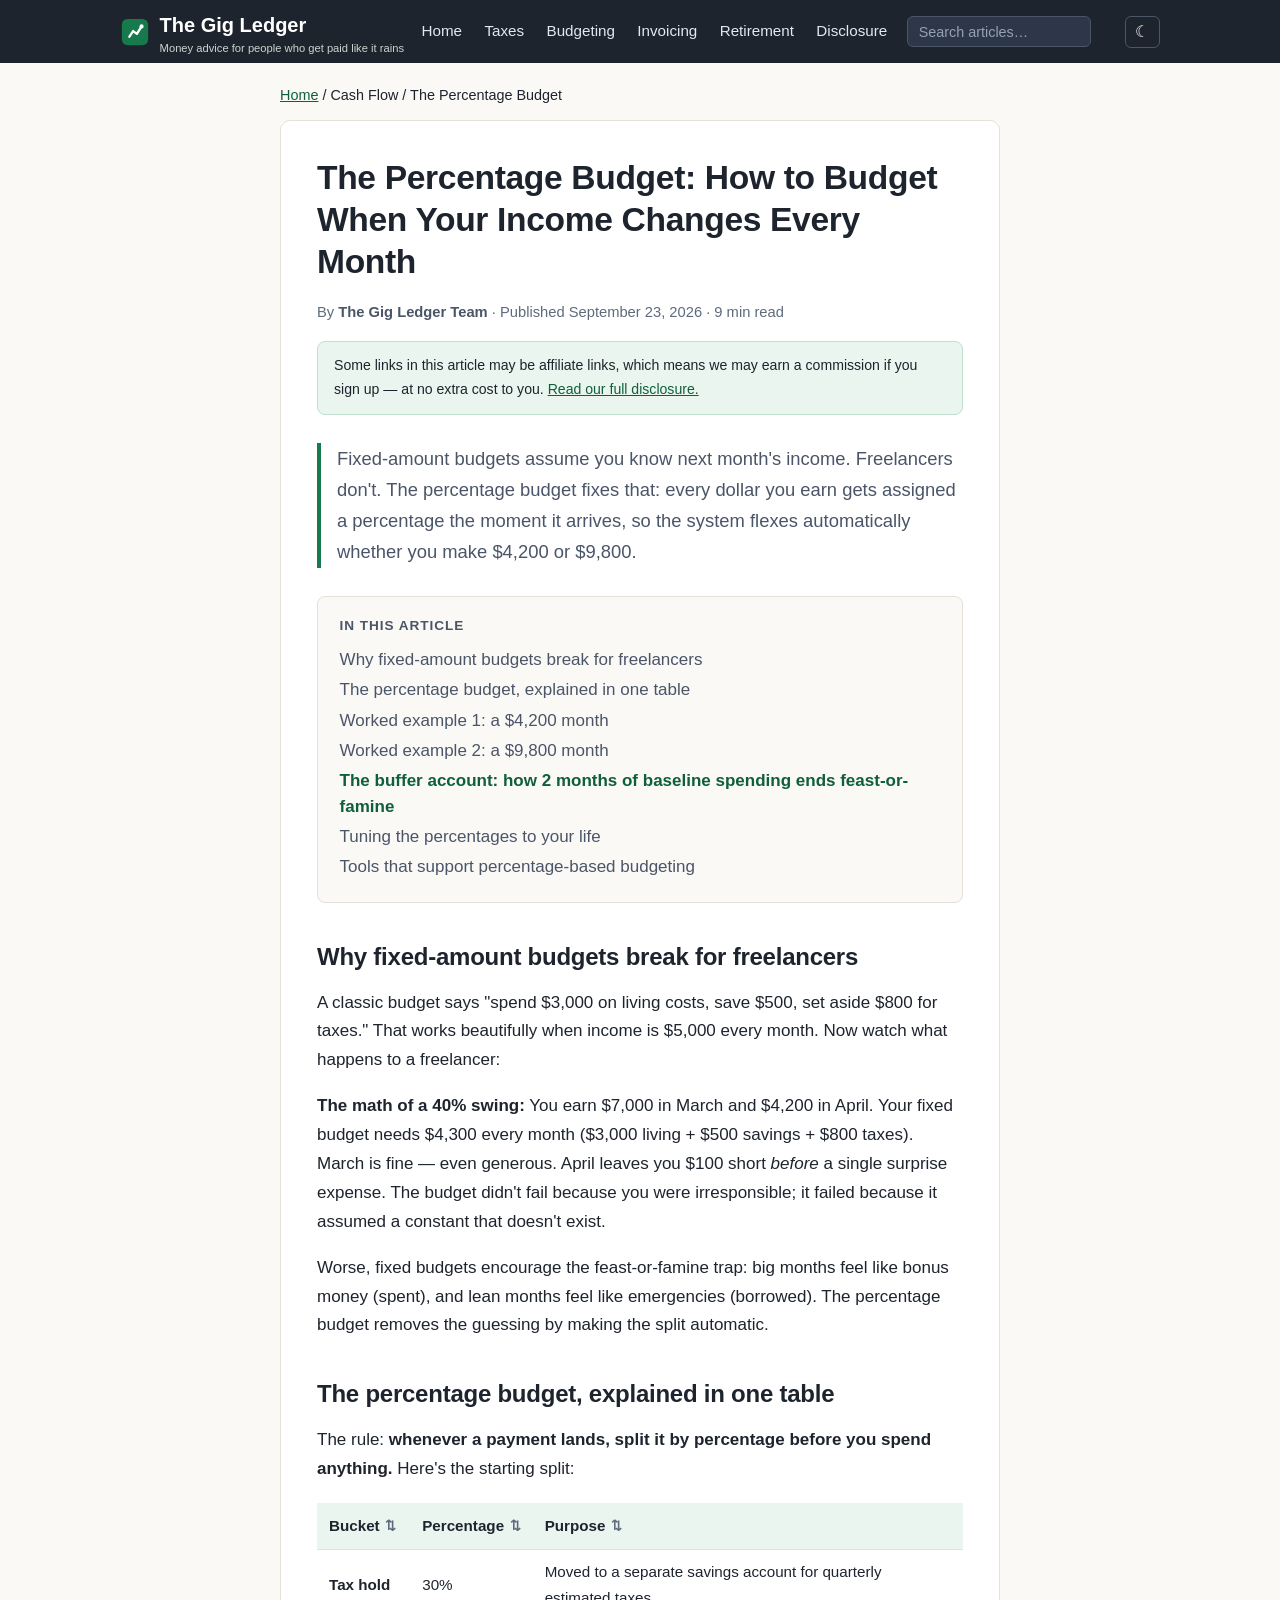
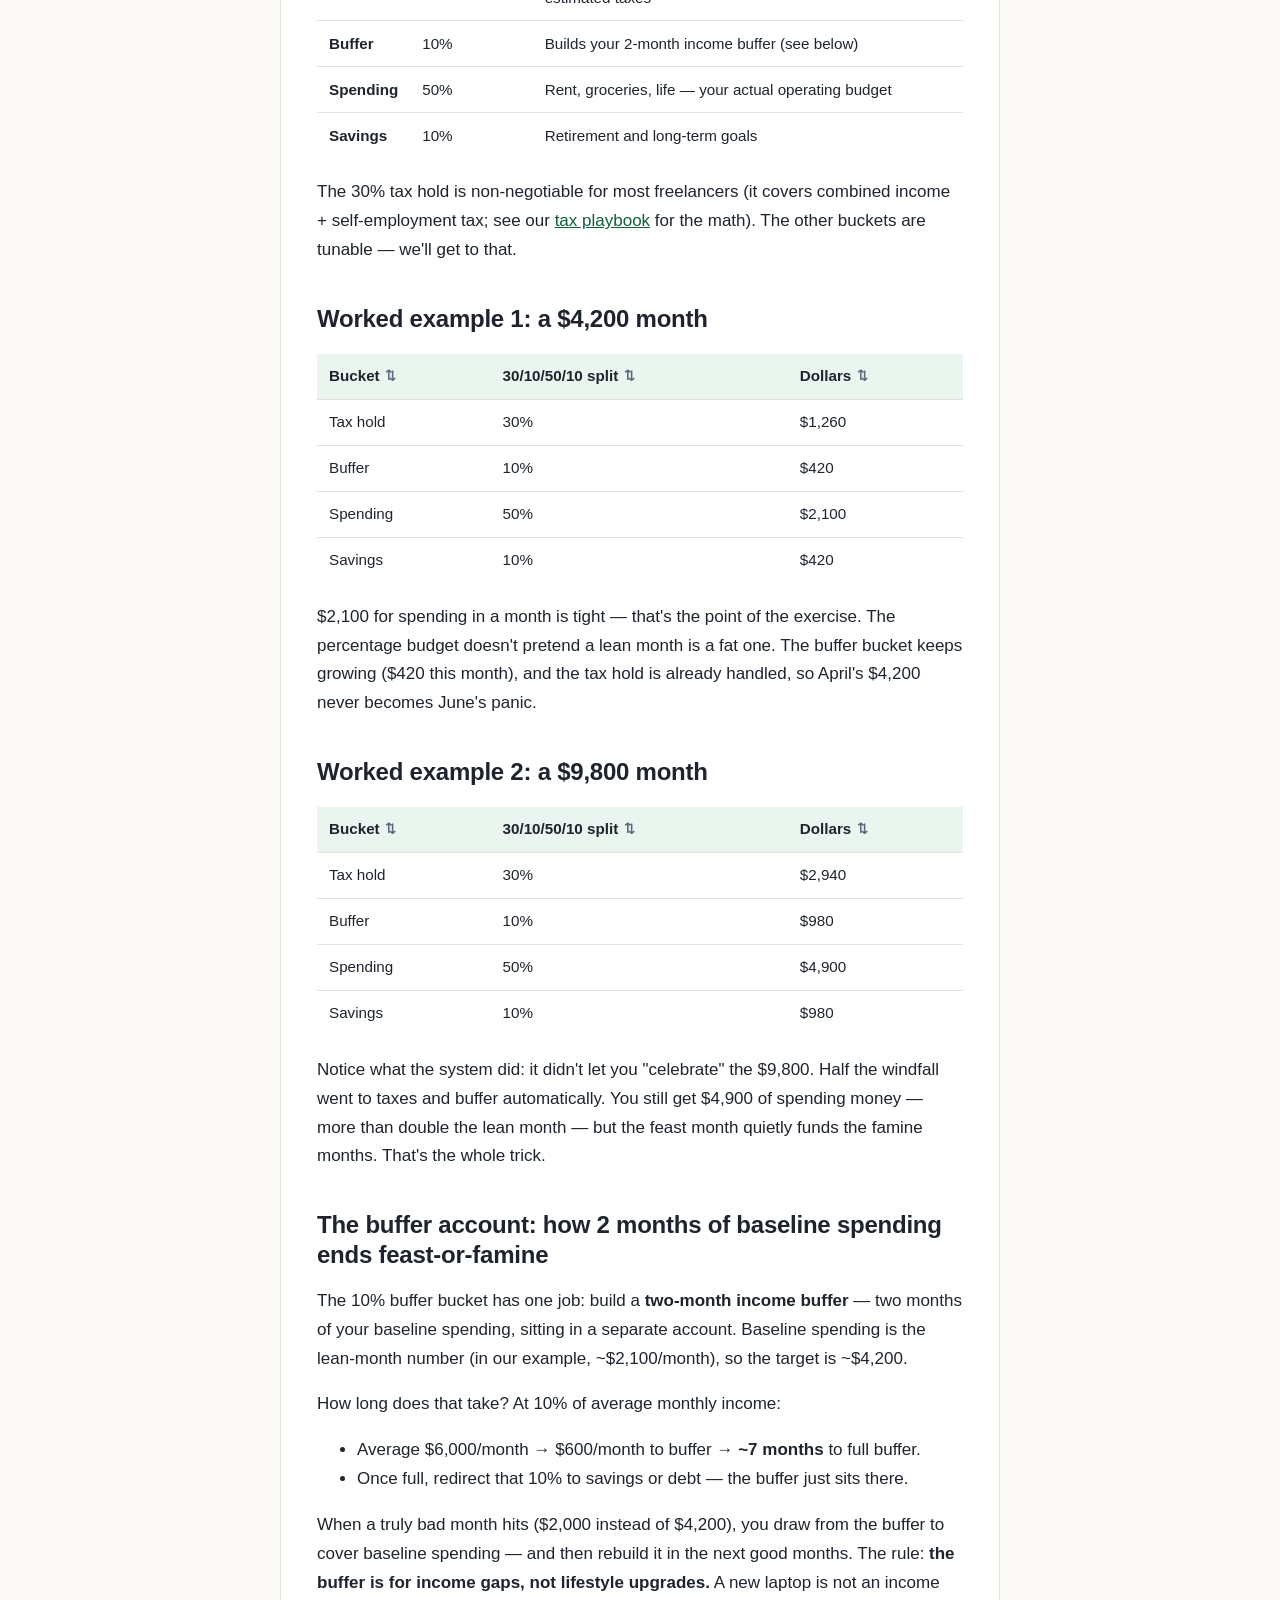
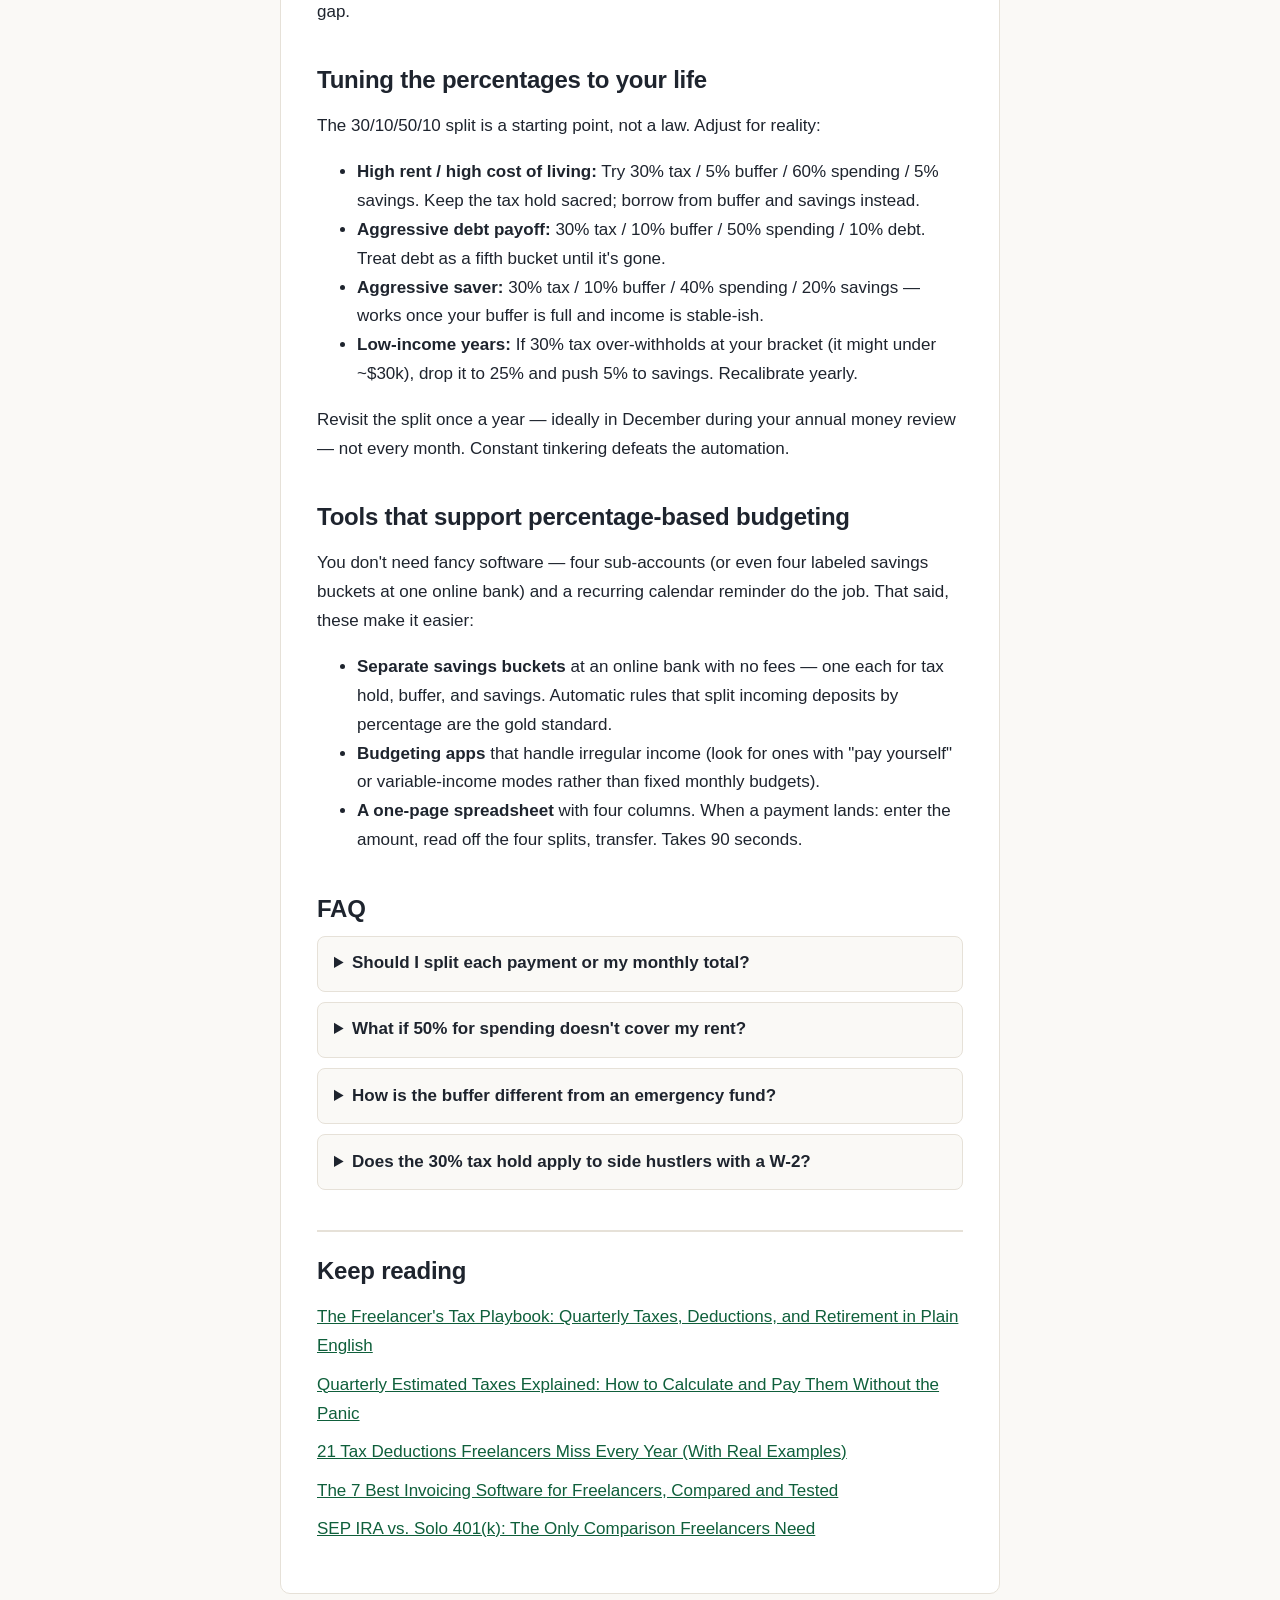
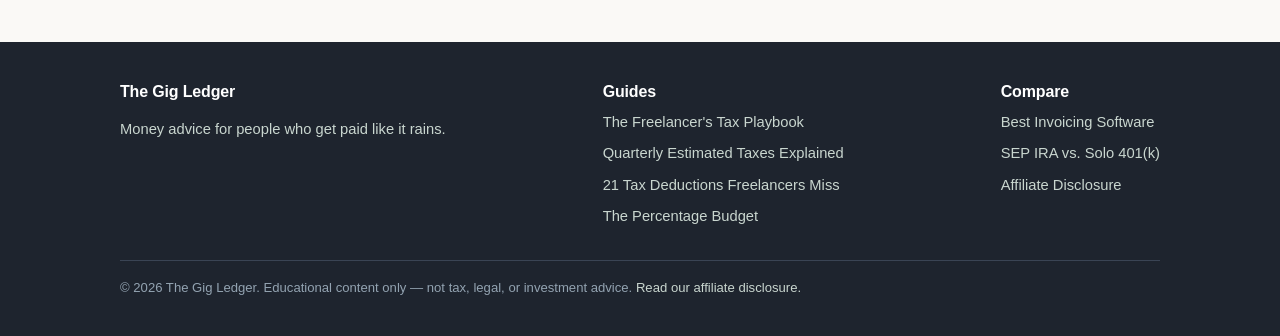
<file: articles/the-percentage-budget.html>
<!DOCTYPE html>
<html lang="en">
<head>
  <meta charset="UTF-8">
  <meta name="viewport" content="width=device-width, initial-scale=1.0">
  <!-- MEDIVAVINE/JOURNEY: paste ad network script here -->
  <title>The Percentage Budget: Budgeting on Irregular Freelance Income — The Gig Ledger</title>
  <meta name="description" content="A concrete budgeting system for freelancers: assign every dollar a percentage (30% taxes, 10% buffer, 50% spending, 10% savings) with worked examples at $4,200 and $9,800 months.">
  <meta property="og:title" content="The Percentage Budget: How to Budget When Your Income Changes Every Month">
  <meta property="og:description" content="Assign every dollar a percentage instead of a fixed amount — with a worked $4,200 month and a worked $9,800 month showing the system flex.">
  <meta property="og:type" content="article">
  <meta property="og:url" content="https://freelancer-finance.pages.dev/articles/the-percentage-budget.html">
  <link rel="stylesheet" href="../styles.css">
<script>
/* Theme bootstrap: apply the saved theme (or prefers-color-scheme) before first paint. */
(function(){try{var t=localStorage.getItem('gigledger-theme');if(!t){t=window.matchMedia&&window.matchMedia('(prefers-color-scheme: dark)').matches?'dark':'light';}document.documentElement.setAttribute('data-theme',t);}catch(e){}})();
</script>
<script src="../assets/site.js" defer></script>
</head>
<body>

<header class="site-header">
  <div class="wrap">
    <a class="brand" href="../index.html" aria-label="The Gig Ledger home">
      <svg width="30" height="30" viewBox="0 0 32 32" role="img" aria-label="The Gig Ledger logo">
        <rect x="2" y="2" width="28" height="28" rx="6" fill="#167a4c"/>
        <path d="M10 21 L14 15 L18 18 L23 10" stroke="#fff" stroke-width="2.5" fill="none" stroke-linecap="round" stroke-linejoin="round"/>
        <circle cx="23" cy="10" r="2.2" fill="#fff"/>
      </svg>
      <span>The Gig Ledger
        <span class="brand-tag">Money advice for people who get paid like it rains</span>
      </span>
    </a>
    <nav class="site-nav" id="siteNav" aria-label="Primary">
      <ul>
        <li><a href="../index.html">Home</a></li>
        <li><a href="the-freelancers-tax-playbook.html">Taxes</a></li>
        <li><a href="the-percentage-budget.html">Budgeting</a></li>
        <li><a href="best-invoicing-software-for-freelancers.html">Invoicing</a></li>
        <li><a href="sep-ira-vs-solo-401k.html">Retirement</a></li>
        <li><a href="../disclosure.html">Disclosure</a></li>
      </ul>
      <form class="site-search" role="search" onsubmit="return false;">
        <label class="visually-hidden" for="siteSearch">Search articles</label>
        <input id="siteSearch" class="site-search-input" type="search" name="q" placeholder="Search articles…" autocomplete="off" aria-expanded="false" aria-controls="searchResults" role="combobox" aria-autocomplete="list">
        <div class="site-search-results" id="searchResults" role="listbox" hidden></div>
      </form>

    </nav>
    <div class="header-buttons">
      <button class="theme-toggle" id="themeToggle" type="button" aria-pressed="false" aria-label="Switch to dark mode"><span class="theme-icon" aria-hidden="true">☾</span></button>
      <button class="nav-toggle" id="navToggle" aria-expanded="false" aria-controls="siteNav" aria-label="Toggle navigation">☰</button>
    </div>
  </div>
</header>

<main class="article-page">
  <p class="breadcrumb"><a href="../index.html">Home</a> / Cash Flow / The Percentage Budget</p>

  <article>
    <h1>The Percentage Budget: How to Budget When Your Income Changes Every Month</h1>
    <p class="byline">By <strong>The Gig Ledger Team</strong> · Published September 23, 2026 · 9 min read</p>

    <aside class="disclosure-note">Some links in this article may be affiliate links, which means we may earn a commission if you sign up — at no extra cost to you. <a href="../disclosure.html">Read our full disclosure.</a></aside>

    <p class="article-intro">Fixed-amount budgets assume you know next month's income. Freelancers don't. The percentage budget fixes that: every dollar you earn gets assigned a percentage the moment it arrives, so the system flexes automatically whether you make $4,200 or $9,800.</p>

    <h2>Why fixed-amount budgets break for freelancers</h2>

    <p>A classic budget says "spend $3,000 on living costs, save $500, set aside $800 for taxes." That works beautifully when income is $5,000 every month. Now watch what happens to a freelancer:</p>

    <p><strong>The math of a 40% swing:</strong> You earn $7,000 in March and $4,200 in April. Your fixed budget needs $4,300 every month ($3,000 living + $500 savings + $800 taxes). March is fine — even generous. April leaves you $100 short <em>before</em> a single surprise expense. The budget didn't fail because you were irresponsible; it failed because it assumed a constant that doesn't exist.</p>

    <p>Worse, fixed budgets encourage the feast-or-famine trap: big months feel like bonus money (spent), and lean months feel like emergencies (borrowed). The percentage budget removes the guessing by making the split automatic.</p>

    <h2>The percentage budget, explained in one table</h2>

    <p>The rule: <strong>whenever a payment lands, split it by percentage before you spend anything.</strong> Here's the starting split:</p>

    <table>
      <thead>
        <tr><th>Bucket</th><th>Percentage</th><th>Purpose</th></tr>
      </thead>
      <tbody>
        <tr><td><strong>Tax hold</strong></td><td>30%</td><td>Moved to a separate savings account for quarterly estimated taxes</td></tr>
        <tr><td><strong>Buffer</strong></td><td>10%</td><td>Builds your 2-month income buffer (see below)</td></tr>
        <tr><td><strong>Spending</strong></td><td>50%</td><td>Rent, groceries, life — your actual operating budget</td></tr>
        <tr><td><strong>Savings</strong></td><td>10%</td><td>Retirement and long-term goals</td></tr>
      </tbody>
    </table>

    <p>The 30% tax hold is non-negotiable for most freelancers (it covers combined income + self-employment tax; see our <a href="the-freelancers-tax-playbook.html">tax playbook</a> for the math). The other buckets are tunable — we'll get to that.</p>

    <h2>Worked example 1: a $4,200 month</h2>

    <table>
      <thead>
        <tr><th>Bucket</th><th>30/10/50/10 split</th><th>Dollars</th></tr>
      </thead>
      <tbody>
        <tr><td>Tax hold</td><td>30%</td><td>$1,260</td></tr>
        <tr><td>Buffer</td><td>10%</td><td>$420</td></tr>
        <tr><td>Spending</td><td>50%</td><td>$2,100</td></tr>
        <tr><td>Savings</td><td>10%</td><td>$420</td></tr>
      </tbody>
    </table>

    <p>$2,100 for spending in a month is tight — that's the point of the exercise. The percentage budget doesn't pretend a lean month is a fat one. The buffer bucket keeps growing ($420 this month), and the tax hold is already handled, so April's $4,200 never becomes June's panic.</p>

    <h2>Worked example 2: a $9,800 month</h2>

    <table>
      <thead>
        <tr><th>Bucket</th><th>30/10/50/10 split</th><th>Dollars</th></tr>
      </thead>
      <tbody>
        <tr><td>Tax hold</td><td>30%</td><td>$2,940</td></tr>
        <tr><td>Buffer</td><td>10%</td><td>$980</td></tr>
        <tr><td>Spending</td><td>50%</td><td>$4,900</td></tr>
        <tr><td>Savings</td><td>10%</td><td>$980</td></tr>
      </tbody>
    </table>

    <p>Notice what the system did: it didn't let you "celebrate" the $9,800. Half the windfall went to taxes and buffer automatically. You still get $4,900 of spending money — more than double the lean month — but the feast month quietly funds the famine months. That's the whole trick.</p>

    <h2>The buffer account: how 2 months of baseline spending ends feast-or-famine</h2>

    <p>The 10% buffer bucket has one job: build a <strong>two-month income buffer</strong> — two months of your baseline spending, sitting in a separate account. Baseline spending is the lean-month number (in our example, ~$2,100/month), so the target is ~$4,200.</p>

    <p>How long does that take? At 10% of average monthly income:</p>
    <ul>
      <li>Average $6,000/month → $600/month to buffer → <strong>~7 months</strong> to full buffer.</li>
      <li>Once full, redirect that 10% to savings or debt — the buffer just sits there.</li>
    </ul>

    <p>When a truly bad month hits ($2,000 instead of $4,200), you draw from the buffer to cover baseline spending — and then rebuild it in the next good months. The rule: <strong>the buffer is for income gaps, not lifestyle upgrades.</strong> A new laptop is not an income gap.</p>

    <h2>Tuning the percentages to your life</h2>

    <p>The 30/10/50/10 split is a starting point, not a law. Adjust for reality:</p>

    <ul>
      <li><strong>High rent / high cost of living:</strong> Try 30% tax / 5% buffer / 60% spending / 5% savings. Keep the tax hold sacred; borrow from buffer and savings instead.</li>
      <li><strong>Aggressive debt payoff:</strong> 30% tax / 10% buffer / 50% spending / 10% debt. Treat debt as a fifth bucket until it's gone.</li>
      <li><strong>Aggressive saver:</strong> 30% tax / 10% buffer / 40% spending / 20% savings — works once your buffer is full and income is stable-ish.</li>
      <li><strong>Low-income years:</strong> If 30% tax over-withholds at your bracket (it might under ~$30k), drop it to 25% and push 5% to savings. Recalibrate yearly.</li>
    </ul>

    <p>Revisit the split once a year — ideally in December during your annual money review — not every month. Constant tinkering defeats the automation.</p>

    <!-- AFFILIATE: Budgeting/bank account affiliates — freelancer-friendly bank accounts and budgeting apps via Impact.com / CJ Affiliate. Natural fit in the tools section below. -->
    <!-- AFFILIATE: Digital product cross-sell — Freelancer Benefits Builder Workbook ($39): savings-rate worksheet for tuning the savings bucket. -->

    <h2>Tools that support percentage-based budgeting</h2>

    <p>You don't need fancy software — four sub-accounts (or even four labeled savings buckets at one online bank) and a recurring calendar reminder do the job. That said, these make it easier:</p>

    <ul>
      <li><strong>Separate savings buckets</strong> at an online bank with no fees — one each for tax hold, buffer, and savings. Automatic rules that split incoming deposits by percentage are the gold standard.</li>
      <li><strong>Budgeting apps</strong> that handle irregular income (look for ones with "pay yourself" or variable-income modes rather than fixed monthly budgets).</li>
      <li><strong>A one-page spreadsheet</strong> with four columns. When a payment lands: enter the amount, read off the four splits, transfer. Takes 90 seconds.</li>
    </ul>

    <section class="faq">
      <h2>FAQ</h2>
      <details>
        <summary>Should I split each payment or my monthly total?</summary>
        <p>Each payment. Splitting per-payment means you never "borrow" from the tax hold between invoices — the most common way freelancers end up owing in April. The 90-second transfer is the discipline; the system is just percentages.</p>
      </details>
      <details>
        <summary>What if 50% for spending doesn't cover my rent?</summary>
        <p>Then your percentages are wrong for your life — tune them (see above), don't abandon the system. But be honest: if no split covers baseline spending, the problem is income, not budgeting. That's useful information, not failure.</p>
      </details>
      <details>
        <summary>How is the buffer different from an emergency fund?</summary>
        <p>The buffer smooths <em>predictable</em> income volatility — the $4,200 months. An emergency fund covers <em>unpredictable</em> shocks — a broken laptop, a medical bill. Build the 2-month buffer first (it pays for itself fastest), then grow a separate 3–6 month emergency fund from the savings bucket.</p>
      </details>
      <details>
        <summary>Does the 30% tax hold apply to side hustlers with a W-2?</summary>
        <p>Not necessarily — your W-2 withholding already covers part of your tax. For side income, estimate the marginal tax on just the freelance portion (often 25–35% including self-employment tax) and hold that percentage only on gig payments. Or adjust your W-4 withholding and skip the separate hold.</p>
      </details>
    </section>

    <section class="keep-reading">
      <h2>Keep reading</h2>
      <ul>
        <li><a href="the-freelancers-tax-playbook.html">The Freelancer's Tax Playbook: Quarterly Taxes, Deductions, and Retirement in Plain English</a></li>
        <li><a href="quarterly-estimated-taxes-explained.html">Quarterly Estimated Taxes Explained: How to Calculate and Pay Them Without the Panic</a></li>
        <li><a href="21-tax-deductions-freelancers-miss.html">21 Tax Deductions Freelancers Miss Every Year (With Real Examples)</a></li>
        <li><a href="best-invoicing-software-for-freelancers.html">The 7 Best Invoicing Software for Freelancers, Compared and Tested</a></li>
        <li><a href="sep-ira-vs-solo-401k.html">SEP IRA vs. Solo 401(k): The Only Comparison Freelancers Need</a></li>
      </ul>
    </section>
  </article>
</main>

<footer class="site-footer">
  <div class="wrap">
    <div>
      <h3>The Gig Ledger</h3>
      <p>Money advice for people who get paid like it rains.</p>
    </div>
    <div>
      <h3>Guides</h3>
      <ul>
        <li><a href="the-freelancers-tax-playbook.html">The Freelancer's Tax Playbook</a></li>
        <li><a href="quarterly-estimated-taxes-explained.html">Quarterly Estimated Taxes Explained</a></li>
        <li><a href="21-tax-deductions-freelancers-miss.html">21 Tax Deductions Freelancers Miss</a></li>
        <li><a href="the-percentage-budget.html">The Percentage Budget</a></li>
      </ul>
    </div>
    <div>
      <h3>Compare</h3>
      <ul>
        <li><a href="best-invoicing-software-for-freelancers.html">Best Invoicing Software</a></li>
        <li><a href="sep-ira-vs-solo-401k.html">SEP IRA vs. Solo 401(k)</a></li>
        <li><a href="../disclosure.html">Affiliate Disclosure</a></li>
      </ul>
    </div>
  </div>
  <div class="wrap">
    <p class="footer-bottom">© 2026 The Gig Ledger. Educational content only — not tax, legal, or investment advice. <a href="../disclosure.html">Read our affiliate disclosure.</a></p>
  </div>
</footer>

</body>
</html>
</file>
<file: styles.css>
/* The Gig Ledger — editorial blog styles */
:root {
  --accent: #167a4c;
  --accent-dark: #0f5f3b;
  --accent-tint: #e9f5ee;
  --ink: #1e242e;
  --ink-soft: #4a5568;
  --ink-faint: #5d6b7d;
  --paper: #ffffff;
  --paper-warm: #faf9f6;
  --rule: #e6e1d8;
  --header-bg: #1e242e;
  --header-fg: #ffffff;
  --radius: 10px;
}

/* Dark mode: honors prefers-color-scheme via the head bootstrap script,
   toggled by the header button and persisted in localStorage. */
html[data-theme="dark"] {
  --accent: #2fa76a;
  --accent-dark: #8adcae;
  --accent-tint: #14342a;
  --ink: #e9eef2;
  --ink-soft: #b8c3cd;
  --ink-faint: #93a1ad;
  --paper: #161c23;
  --paper-warm: #10151a;
  --rule: #2b3540;
  --header-bg: #0a0e12;
  --header-fg: #eef3f0;
}

* { box-sizing: border-box; }

body {
  margin: 0;
  font-family: -apple-system, BlinkMacSystemFont, "Segoe UI", Roboto, Helvetica, Arial, sans-serif;
  color: var(--ink);
  background: var(--paper-warm);
  line-height: 1.7;
  font-size: 1.0625rem;
}

h1, h2, h3 {
  line-height: 1.25;
  letter-spacing: -0.01em;
  margin-top: 1.6em;
  margin-bottom: 0.5em;
}

h1 { font-size: 2.1rem; }
h2 { font-size: 1.5rem; }
h3 { font-size: 1.15rem; }

a { color: var(--accent-dark); }
a:hover { color: var(--accent); }

/* Visible keyboard focus everywhere */
a:focus-visible,
button:focus-visible,
summary:focus-visible,
.card:focus-visible {
  outline: 3px solid var(--accent);
  outline-offset: 2px;
  border-radius: 4px;
}
.site-header a:focus-visible,
.site-header button:focus-visible,
.site-footer a:focus-visible {
  outline-color: #9ae6b4;
}

img, svg { max-width: 100%; height: auto; }

.wrap {
  max-width: 1080px;
  margin: 0 auto;
  padding: 0 1.25rem;
}

/* ---------- Header / nav ---------- */
.site-header {
  background: var(--header-bg);
  color: var(--header-fg);
  position: sticky;
  top: 0;
  z-index: 50;
}

.site-header .wrap {
  display: flex;
  align-items: center;
  justify-content: space-between;
  min-height: 3.75rem;
  padding-top: 0.5rem;
  padding-bottom: 0.5rem;
}

.brand {
  display: flex;
  align-items: center;
  gap: 0.6rem;
  text-decoration: none;
  color: #fff;
  font-weight: 800;
  font-size: 1.25rem;
}

.brand svg { flex: 0 0 auto; }

.brand-tag {
  display: block;
  font-size: 0.7rem;
  font-weight: 400;
  color: #c9d6cf;
  line-height: 1.2;
}

.nav-toggle {
  display: none;
  background: transparent;
  border: 1px solid #4a5568;
  border-radius: 6px;
  color: #fff;
  padding: 0.4rem 0.65rem;
  font-size: 1rem;
  cursor: pointer;
}

.site-nav ul {
  list-style: none;
  margin: 0;
  padding: 0;
  display: flex;
  gap: 1.4rem;
}

.site-nav a {
  color: #e2e8f0;
  text-decoration: none;
  font-size: 0.95rem;
}

.site-nav a:hover { color: #9ae6b4; }

/* ---------- Hero ---------- */
.hero {
  background-color: var(--header-bg);
  background-image:
    repeating-linear-gradient(-45deg, rgba(255, 255, 255, 0.022) 0 14px, transparent 14px 28px);
  color: var(--header-fg);
  padding: 3.5rem 0 3rem;
  border-top: 4px solid var(--accent);
}

.hero h1 { margin-top: 0; font-size: 2.6rem; }

.hero .tagline {
  color: #9ae6b4;
  font-size: 1.25rem;
  font-weight: 600;
  margin: 0.5rem 0;
}

.hero p.lede { color: #d6dee6; max-width: 40rem; }

/* ---------- Cards ---------- */
.section-title {
  font-size: 1.35rem;
  margin: 2.5rem 0 1.25rem;
  padding-bottom: 0.5rem;
  border-bottom: 3px solid var(--accent);
  display: inline-block;
}

.card-grid {
  display: grid;
  grid-template-columns: repeat(auto-fill, minmax(300px, 1fr));
  gap: 1.25rem;
  margin-bottom: 2rem;
}

.card {
  background: var(--paper);
  border: 1px solid var(--rule);
  border-radius: var(--radius);
  padding: 1.5rem;
  display: flex;
  flex-direction: column;
  gap: 0.5rem;
  text-decoration: none;
  color: inherit;
  transition: transform 0.12s ease, box-shadow 0.12s ease;
}

.card:hover { transform: translateY(-2px); box-shadow: 0 8px 24px rgba(20, 30, 25, 0.08); }

.card .kicker {
  text-transform: uppercase;
  font-size: 0.72rem;
  letter-spacing: 0.08em;
  color: var(--accent-dark);
  font-weight: 700;
  display: inline-flex;
  align-items: center;
  gap: 0.45rem;
}

.card .kicker svg {
  width: 1rem;
  height: 1rem;
  flex: 0 0 auto;
}

.card h3 { margin: 0; font-size: 1.15rem; }
.card h3 a { text-decoration: none; color: var(--ink); }
.card h3 a:hover { color: var(--accent-dark); }

.card p.excerpt { margin: 0; color: var(--ink-soft); font-size: 0.95rem; flex: 1; }

.card .card-meta { font-size: 0.82rem; color: var(--ink-faint); }

.card.featured {
  border-left: 6px solid var(--accent);
  background: linear-gradient(180deg, var(--accent-tint), var(--paper) 70%);
}

/* ---------- About / start here ---------- */
.start-here {
  background: var(--paper);
  border: 1px solid var(--rule);
  border-radius: var(--radius);
  padding: 2rem;
  margin: 2rem 0;
}

.start-here h2 { margin-top: 0; }

.start-here ol { padding-left: 1.25rem; }
.start-here li { margin-bottom: 0.75rem; }

/* ---------- Newsletter card ---------- */
.newsletter-card {
  background: var(--header-bg);
  color: var(--header-fg);
  border-radius: var(--radius);
  padding: 2.25rem;
  margin: 2rem 0 2.5rem;
  text-align: center;
  border-top: 4px solid var(--accent);
}

.newsletter-card h2 { margin-top: 0; color: #fff; }
.newsletter-card p { color: #d6dee6; max-width: 32rem; margin: 0.5rem auto 0; }

/* ---------- Article pages ---------- */
.article-page { max-width: 760px; margin: 0 auto; padding: 0 1.25rem; }

.breadcrumb { margin: 1.25rem 0 0.5rem; font-size: 0.9rem; }

.article-page article { background: var(--paper); border-radius: var(--radius); padding: 2rem 2.25rem; margin-top: 0.75rem; border: 1px solid var(--rule); }

.article-page h1 { margin-top: 0.25rem; }

.byline { color: var(--ink-faint); font-size: 0.92rem; margin-bottom: 1rem; }
.byline strong { color: var(--ink-soft); }

.article-intro { font-size: 1.15rem; color: var(--ink-soft); border-left: 4px solid var(--accent); padding-left: 1rem; margin: 1.25rem 0 1.75rem; }

.disclosure-note {
  background: var(--accent-tint);
  border: 1px solid #bfe0cd;
  border-radius: 8px;
  padding: 0.75rem 1rem;
  font-size: 0.88rem;
  margin-bottom: 1.75rem;
}

table { width: 100%; border-collapse: collapse; margin: 1.25rem 0; font-size: 0.95rem; }
th, td { text-align: left; padding: 0.6rem 0.75rem; border-bottom: 1px solid var(--rule); }
th { background: var(--accent-tint); font-weight: 700; }
tr:last-child td { border-bottom: none; }

blockquote { border-left: 4px solid var(--accent); margin: 1.5rem 0; padding: 0.5rem 1rem; color: var(--ink-soft); background: var(--accent-tint); border-radius: 0 8px 8px 0; }

.callout {
  background: var(--accent-tint);
  border: 1px solid #bfe0cd;
  border-radius: 8px;
  padding: 1rem 1.25rem;
  margin: 1.5rem 0;
}

.faq { margin-top: 2rem; }
.faq details { border: 1px solid var(--rule); border-radius: 8px; margin-bottom: 0.6rem; padding: 0.8rem 1rem; background: var(--paper-warm); }
.faq summary { font-weight: 700; cursor: pointer; }

.keep-reading { margin-top: 2.5rem; padding-top: 1.5rem; border-top: 2px solid var(--rule); }
.keep-reading h2 { margin-top: 0; }
.keep-reading ul { list-style: none; padding: 0; }
.keep-reading li { margin-bottom: 0.6rem; }

/* ---------- Footer ---------- */
.site-footer {
  background: var(--header-bg);
  color: #c9d6cf;
  margin-top: 3rem;
  padding: 2.5rem 0 1.5rem;
  font-size: 0.92rem;
}

.site-footer .wrap { display: flex; flex-wrap: wrap; gap: 2rem; justify-content: space-between; }

.site-footer h3 { color: #fff; font-size: 1rem; margin-top: 0; }

.site-footer ul { list-style: none; padding: 0; margin: 0; }
.site-footer li { margin-bottom: 0.4rem; }
.site-footer a { color: #c9d6cf; text-decoration: none; }
.site-footer a:hover { color: #9ae6b4; }

.footer-bottom { width: 100%; margin-top: 1.5rem; padding-top: 1rem; border-top: 1px solid #3a4454; font-size: 0.82rem; color: #93a3b1; }

/* ---------- Responsive ---------- */
@media (max-width: 720px) {
  h1 { font-size: 1.7rem; }
  .hero h1 { font-size: 2rem; }
  .hero { padding: 2.5rem 0 2rem; }

  .nav-toggle { display: block; }

  .site-nav {
    display: none;
    position: absolute;
    top: 100%;
    left: 0;
    right: 0;
    background: var(--header-bg);
    border-top: 1px solid #3a4454;
  }
  .site-header { position: relative; }
  .site-nav.open { display: block; }
  .site-nav ul { flex-direction: column; gap: 0; padding: 0.5rem 1.25rem 1rem; }
  .site-nav li { padding: 0.55rem 0; border-bottom: 1px solid #3a4454; }
  .site-nav li:last-child { border-bottom: none; }

  .article-page article { padding: 1.4rem 1.25rem; }
  .start-here, .newsletter-card { padding: 1.5rem 1.25rem; }
  table { display: block; overflow-x: auto; }
}

/* ---------- Interactive upgrades (search, TOC, progress, sortable, theme) ---------- */
.visually-hidden {
  position: absolute;
  width: 1px;
  height: 1px;
  padding: 0;
  margin: -1px;
  overflow: hidden;
  clip: rect(0 0 0 0);
  white-space: nowrap;
  border: 0;
}

/* Header action buttons (theme toggle + mobile nav toggle) */
.header-buttons {
  display: flex;
  align-items: center;
  gap: 0.5rem;
  margin-left: 1rem;
}

.theme-toggle {
  background: transparent;
  border: 1px solid #4a5568;
  border-radius: 6px;
  color: #fff;
  padding: 0.35rem 0.6rem;
  font-size: 1rem;
  line-height: 1.2;
  cursor: pointer;
}

.theme-toggle:hover { border-color: #9ae6b4; }

/* Site search in the nav */
.site-nav {
  display: flex;
  align-items: center;
  gap: 1.25rem;
}

.site-search { position: relative; }

.site-search-input {
  background: #2d3748;
  border: 1px solid #4a5568;
  border-radius: 6px;
  color: #fff;
  padding: 0.4rem 0.65rem;
  font-size: 0.9rem;
  width: 11.5rem;
}

.site-search-input::placeholder { color: #93a3b1; }
.site-search-input:focus { border-color: #9ae6b4; outline: none; }
.site-search-input:disabled { opacity: 0.6; cursor: not-allowed; }

.site-search-results {
  position: absolute;
  top: calc(100% + 6px);
  right: 0;
  width: 21rem;
  max-height: 24rem;
  overflow-y: auto;
  background: var(--paper);
  border: 1px solid var(--rule);
  border-radius: 8px;
  box-shadow: 0 12px 32px rgba(0, 0, 0, 0.18);
  z-index: 60;
  padding: 0.4rem;
}

.site-search-item {
  display: block;
  padding: 0.6rem 0.75rem;
  border-radius: 6px;
  text-decoration: none;
}

.site-search-item:hover,
.site-search-item.active { background: var(--accent-tint); }

.site-search-title {
  display: block;
  font-weight: 700;
  font-size: 0.92rem;
  color: var(--ink);
}

.site-search-excerpt {
  display: block;
  font-size: 0.82rem;
  color: var(--ink-faint);
  margin-top: 0.2rem;
}

.site-search-empty {
  padding: 0.8rem 1rem;
  font-size: 0.9rem;
  color: var(--ink-soft);
}

/* Table of contents */
.toc {
  background: var(--paper-warm);
  border: 1px solid var(--rule);
  border-radius: 8px;
  padding: 1.1rem 1.35rem;
  margin: 1.75rem 0;
}

.toc-title {
  margin: 0 0 0.6rem;
  font-size: 0.85rem;
  font-weight: 800;
  text-transform: uppercase;
  letter-spacing: 0.07em;
  color: var(--ink-soft);
}

.toc ul { list-style: none; margin: 0; padding: 0; }
.toc li { margin: 0.3rem 0; line-height: 1.5; }
.toc li.toc-h3 { padding-left: 1.25rem; font-size: 0.92rem; }
.toc a { text-decoration: none; color: var(--ink-soft); }
.toc a:hover { color: var(--accent-dark); text-decoration: underline; }
.toc a.active { color: var(--accent-dark); font-weight: 700; }

/* Reading progress bar */
.reading-progress {
  position: fixed;
  top: 0;
  left: 0;
  right: 0;
  height: 4px;
  z-index: 100;
  pointer-events: none;
}

.reading-progress span {
  display: block;
  height: 100%;
  width: 0;
  background: var(--accent);
}

/* Sortable tables */
table.sortable th { white-space: nowrap; }

.sort-btn {
  background: none;
  border: none;
  padding: 0;
  font: inherit;
  font-weight: 700;
  color: inherit;
  cursor: pointer;
  text-align: left;
  display: inline-flex;
  align-items: center;
  gap: 0.35rem;
}

.sort-btn:hover { color: var(--accent-dark); }

.sort-arrow { color: var(--ink-faint); font-size: 0.85em; }

/* Back to top */
.back-to-top {
  position: fixed;
  right: 1.25rem;
  bottom: 1.25rem;
  width: 2.75rem;
  height: 2.75rem;
  border-radius: 50%;
  background: var(--accent);
  color: #fff;
  border: none;
  font-size: 1.3rem;
  line-height: 1;
  cursor: pointer;
  opacity: 0;
  visibility: hidden;
  transform: translateY(8px);
  transition: opacity 0.2s ease, transform 0.2s ease, visibility 0.2s;
  z-index: 90;
  box-shadow: 0 4px 12px rgba(0, 0, 0, 0.22);
}

.back-to-top.visible {
  opacity: 1;
  visibility: visible;
  transform: none;
}

.back-to-top:hover { background: var(--accent-dark); }

/* Mobile: search sits full-width inside the collapsed nav */
@media (max-width: 720px) {
  .site-nav.open { display: block; }
  .site-nav {
    flex-direction: column;
    align-items: stretch;
  }
  .site-search { padding: 0.5rem 1.25rem 1rem; }
  .site-search-input { width: 100%; }
  .site-search-results {
    position: static;
    width: 100%;
    margin-top: 0.5rem;
    max-height: 20rem;
  }
  .header-buttons { margin-left: 0; }
}
</file>
